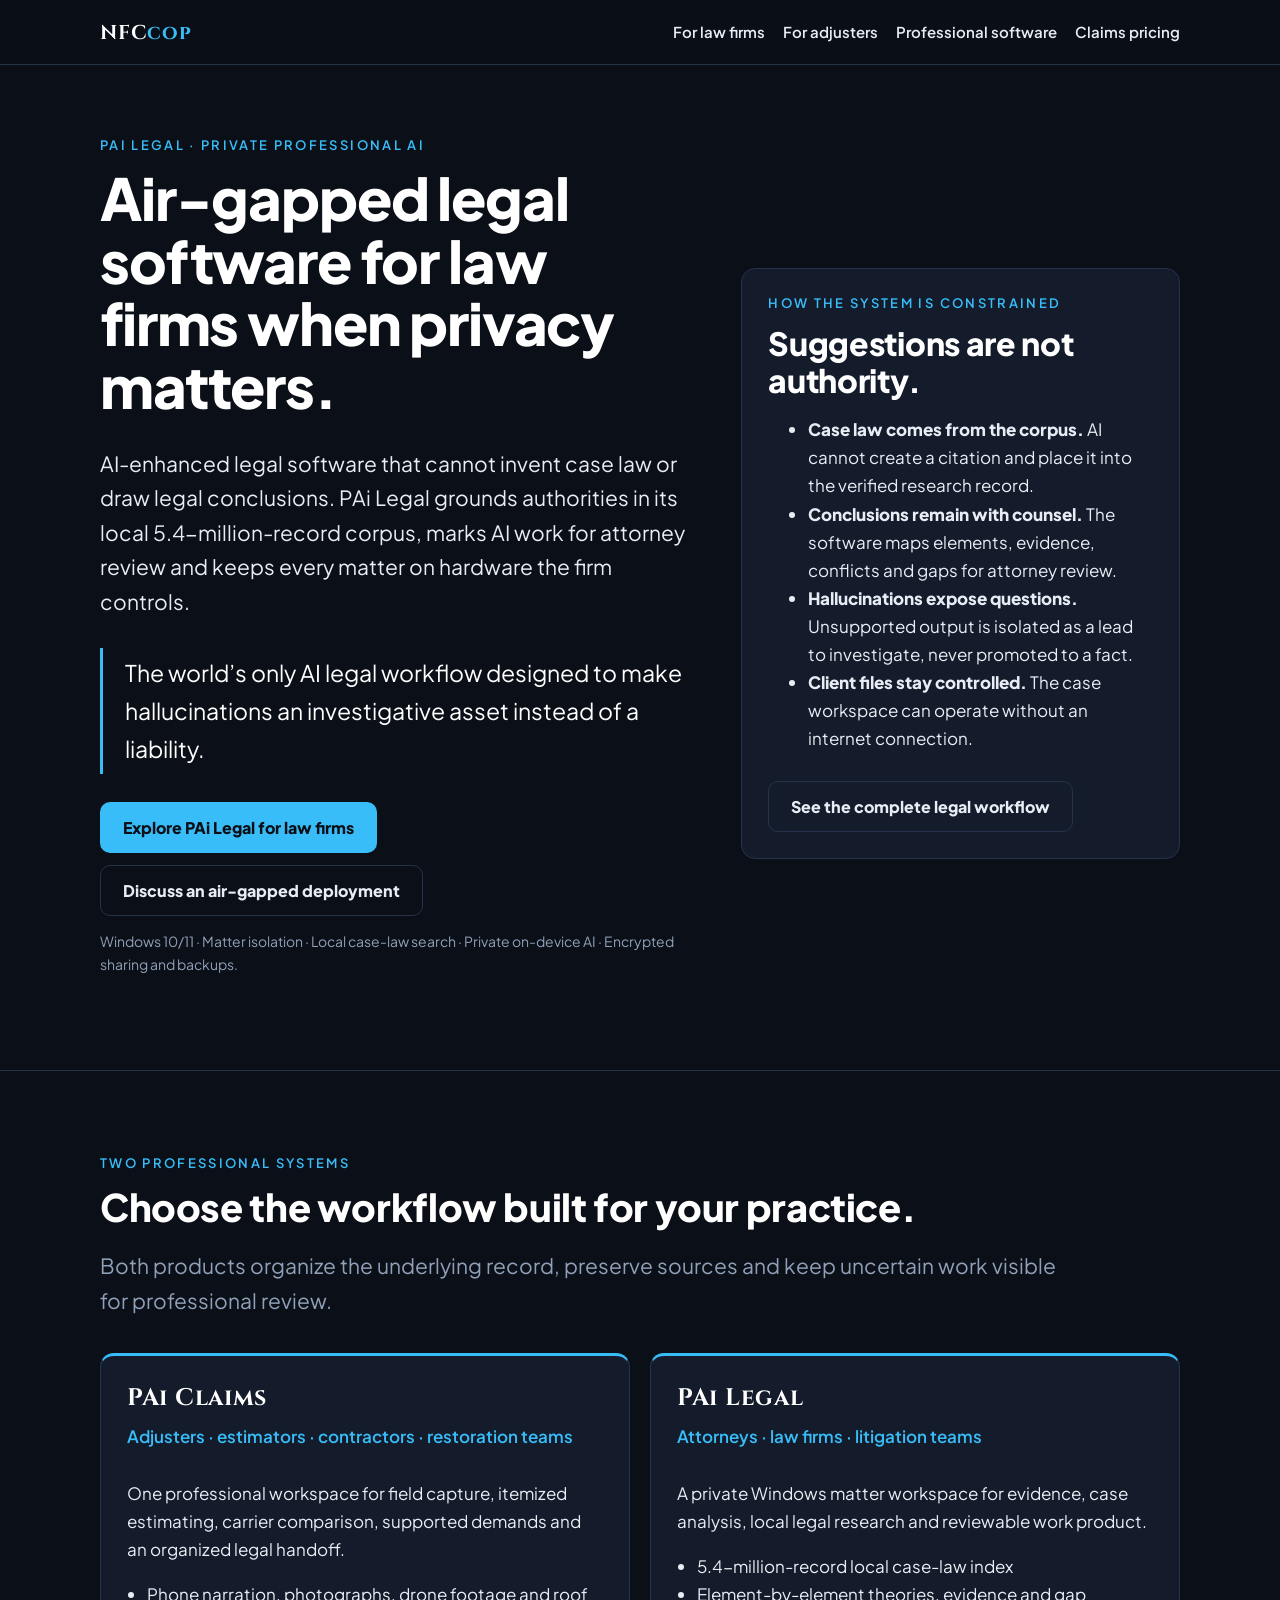
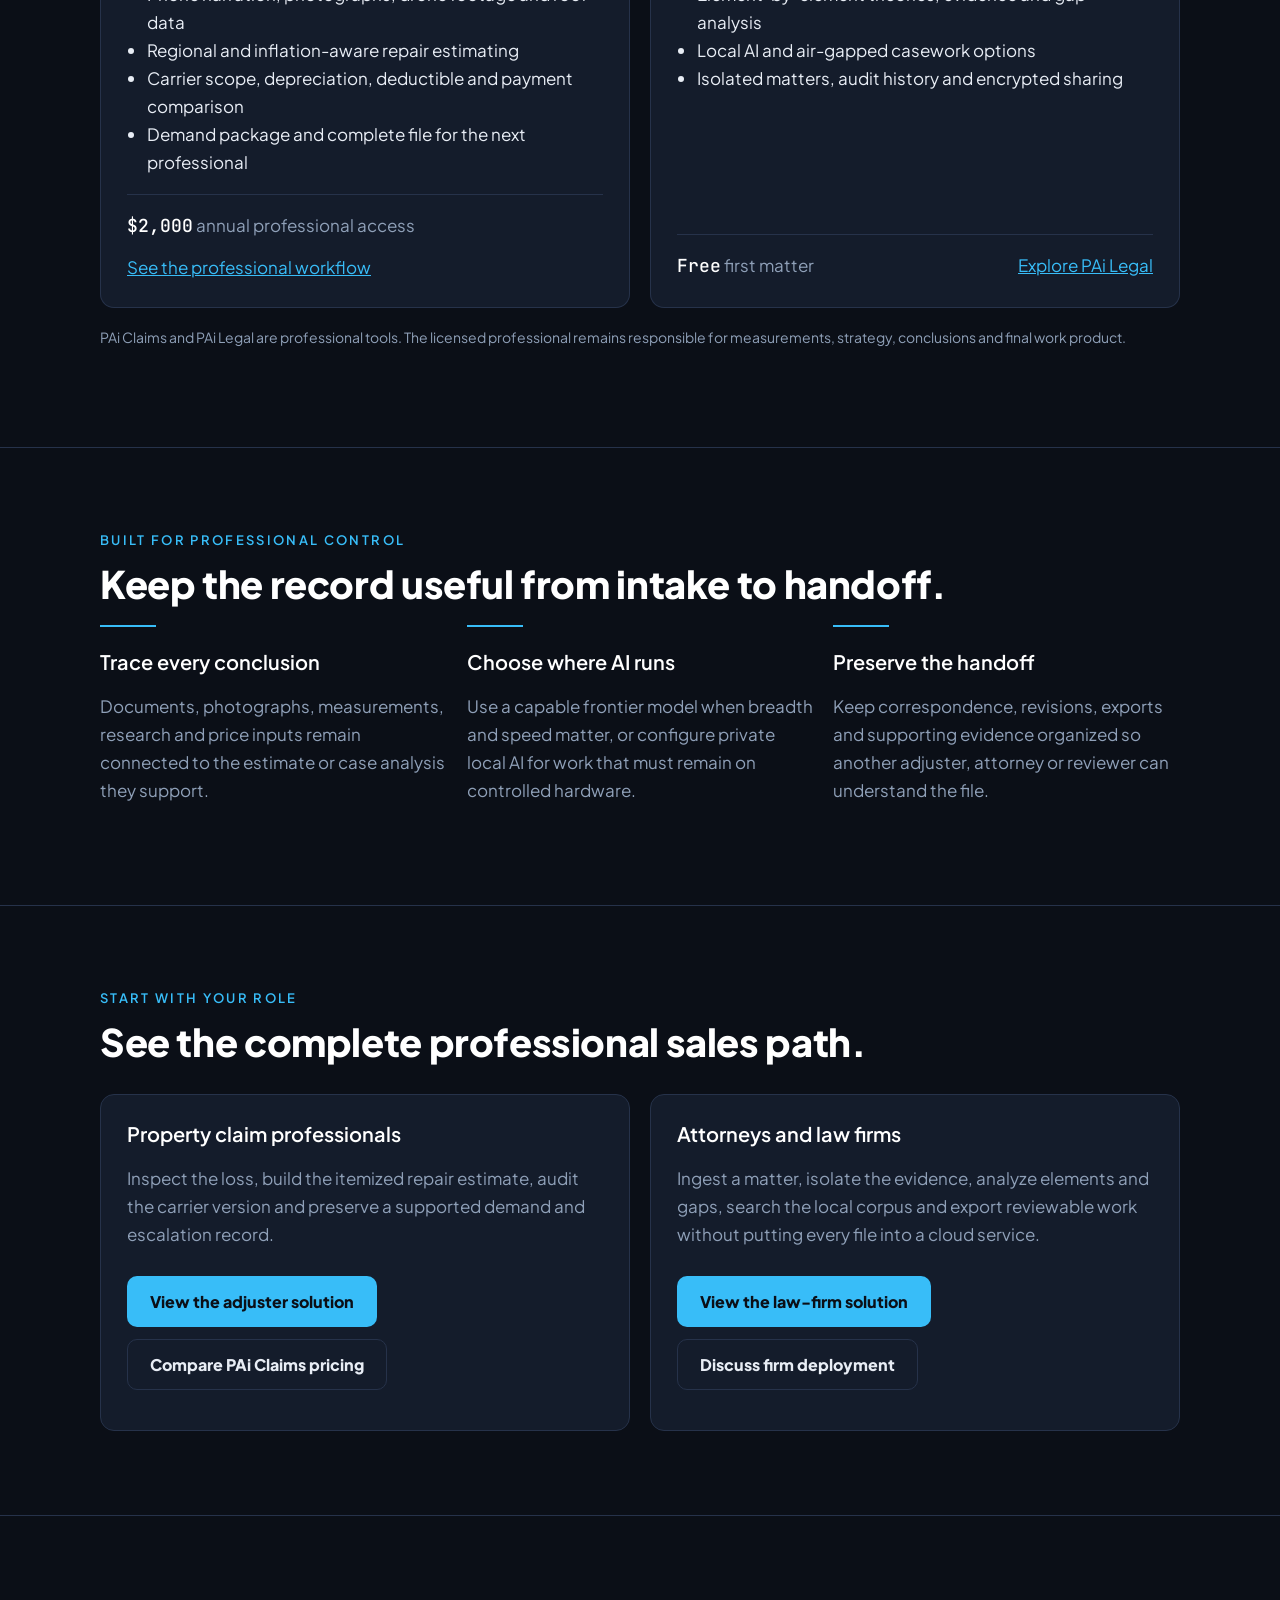
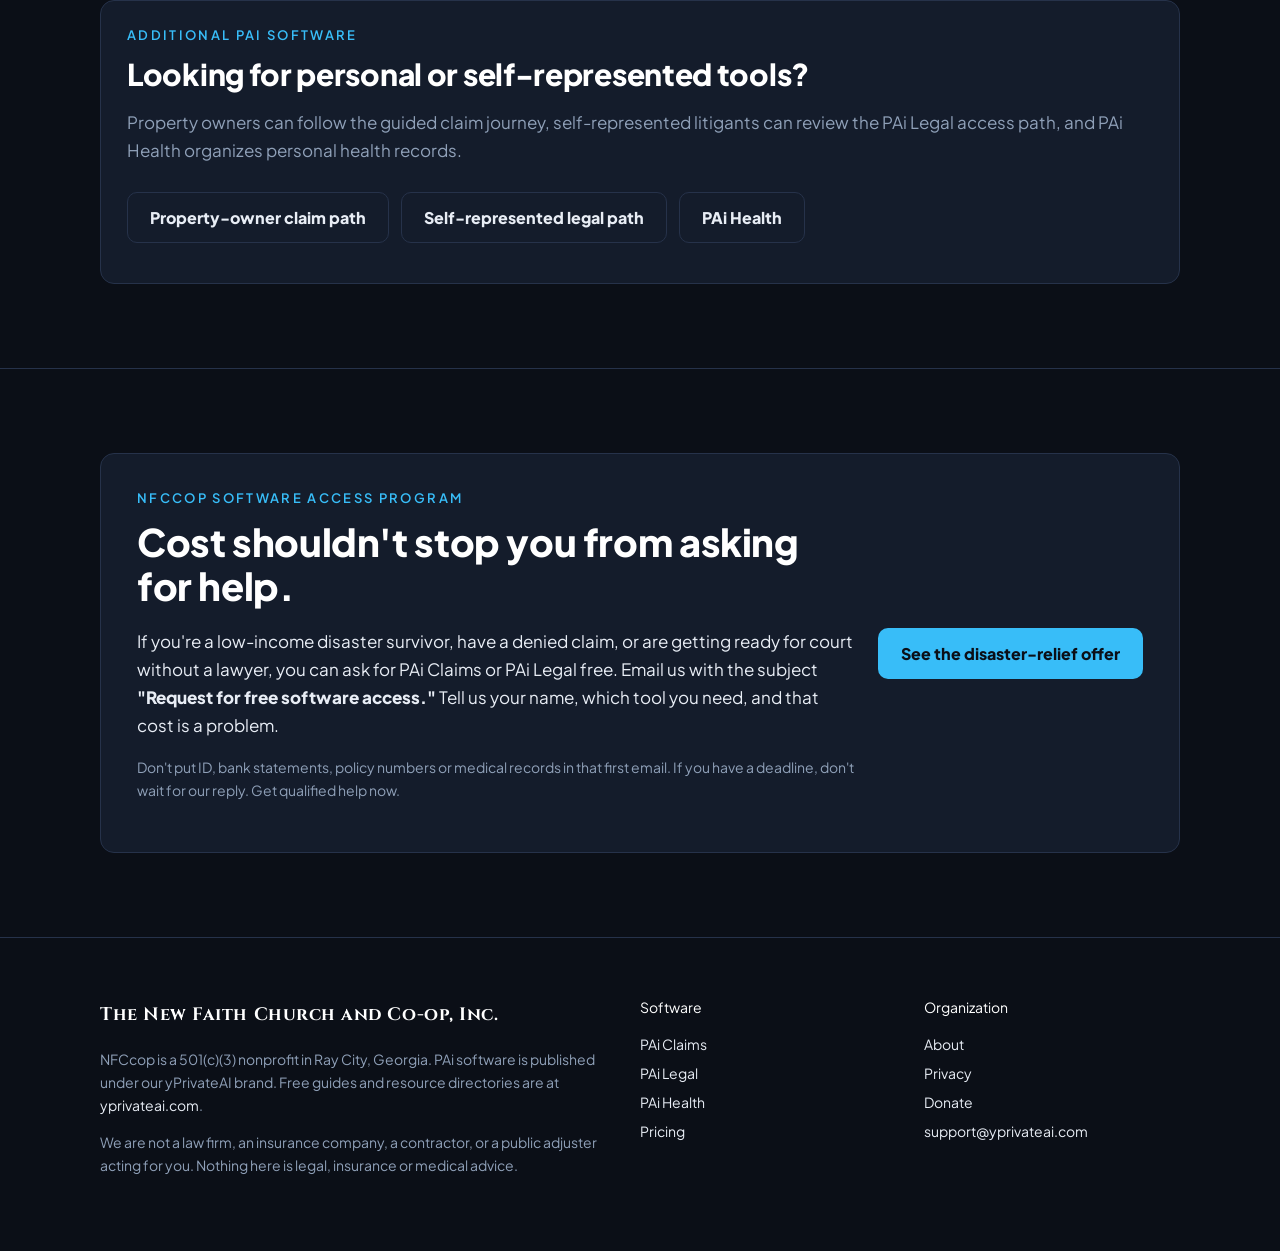
<file: index.html>
<!doctype html>
<html lang="en">
<head>
<meta charset="utf-8">
<meta name="viewport" content="width=device-width,initial-scale=1">
<title>Air-Gapped Legal AI Software for Law Firms | PAi Legal</title>
<meta name="description" content="Air-gapped legal software for law firms when privacy matters. PAi Legal grounds case law in a local corpus and keeps AI suggestions separate from legal conclusions.">
<meta name="robots" content="index,follow,max-image-preview:large">
<link rel="canonical" href="https://nfccop.org/">
<meta property="og:title" content="Air-gapped legal software for law firms when privacy matters">
<meta property="og:description" content="AI-enhanced legal software that cannot invent case law or make legal conclusions. Hallucinations become review signals, not authority.">
<meta property="og:url" content="https://nfccop.org/">
<meta property="og:type" content="website">
<meta property="og:site_name" content="NFCcop">
<meta property="og:image" content="https://nfccop.org/assets/images/pai-claims-my-case-dashboard.webp">
<meta property="og:image:alt" content="PAi Claims My Case software dashboard">
<meta name="twitter:card" content="summary_large_image">
<meta name="twitter:image" content="https://nfccop.org/assets/images/pai-claims-my-case-dashboard.webp">
<meta name="twitter:title" content="Air-gapped legal software for law firms">
<meta name="twitter:description" content="Private legal AI grounded in a local case-law corpus, with suggestions separated from conclusions and authority.">
<style>
/* NFCcop software sales site. Brand: marketing/youtube/brand/brand-guide.md */
@font-face{font-family:"Cinzel";src:url([data-uri]) format("woff2");font-weight:700;font-display:swap}
@font-face{font-family:"Jakarta";src:url([data-uri]) format("woff2");font-weight:400;font-display:swap}
@font-face{font-family:"Jakarta";src:url([data-uri]) format("woff2");font-weight:600;font-display:swap}
@font-face{font-family:"Jakarta";src:url([data-uri]) format("woff2");font-weight:800;font-display:swap}
@font-face{font-family:"JBMono";src:url([data-uri]) format("woff2");font-weight:500;font-display:swap}

:root{
  --ink:#0B0F17;--panel:#141C2B;--panel-2:#1B2538;--line:#26324A;
  --signal:#38BDF8;--signal-dim:#0EA5E9;--paper:#E8EDF5;--muted:#8FA0B8;
  --caution:#F59E0B;--white:#FFFFFF;
  --serif:"Cinzel",Georgia,serif;--sans:"Jakarta",system-ui,Arial,sans-serif;--mono:"JBMono",ui-monospace,Consolas,monospace;
  --max:1120px;--r:14px;
}
*{box-sizing:border-box}
html{scroll-behavior:smooth}
body{margin:0;background:var(--ink);color:var(--paper);font:400 17px/1.65 var(--sans);-webkit-font-smoothing:antialiased}
a{color:var(--signal)}
a:hover{color:var(--white)}
img{max-width:100%}
.home-photo{margin:34px 0 0;overflow:hidden;border:1px solid var(--line);border-radius:var(--r);background:var(--panel)}.home-photo img{display:block;width:100%;height:auto;aspect-ratio:16/10;object-fit:cover}.home-photo figcaption{padding:14px 18px;color:var(--muted);font-size:14px}
.wrap{max-width:var(--max);margin:0 auto;padding:0 20px}
.skip{position:absolute;left:-999px}.skip:focus{left:16px;top:16px;background:var(--white);color:var(--ink);padding:8px 12px;z-index:9}

/* header */
.top{position:sticky;top:0;z-index:5;background:rgba(11,15,23,.92);backdrop-filter:blur(8px);border-bottom:1px solid var(--line)}
.top .wrap{display:flex;align-items:center;gap:20px;min-height:64px}
.brand{font:700 20px var(--serif);color:var(--white);text-decoration:none;letter-spacing:.04em;margin-right:auto}
.brand span{color:var(--signal)}
.nav{display:flex;gap:18px;flex-wrap:wrap}
.nav a{color:var(--paper);text-decoration:none;font-weight:600;font-size:15px}
.nav a:hover,.nav a[aria-current]{color:var(--signal)}
@media (max-width:720px){.nav .hide-sm{display:none}}

/* type */
h1,h2,h3{color:var(--white);line-height:1.15;margin:0 0 .5em}
h1{font:800 clamp(34px,5.4vw,58px)/1.08 var(--sans);letter-spacing:-.02em}
h2{font:800 clamp(26px,3.4vw,38px)/1.15 var(--sans);letter-spacing:-.01em}
h3{font:600 20px/1.3 var(--sans)}
.over{font:600 13px var(--sans);letter-spacing:.18em;text-transform:uppercase;color:var(--signal);margin:0 0 14px}
.lead{font-size:clamp(18px,2vw,21px);color:var(--paper);max-width:46em}
.muted{color:var(--muted)}
.mono,.price{font-family:var(--mono)}
.name{font-family:var(--serif);letter-spacing:.03em}

/* sections */
section{padding:84px 0;border-top:1px solid var(--line)}
section.hero{border-top:0;padding:72px 0 80px}
.grid{display:grid;gap:20px}
.g2{grid-template-columns:repeat(auto-fit,minmax(300px,1fr))}
.g3{grid-template-columns:repeat(auto-fit,minmax(260px,1fr))}
.card{background:var(--panel);border:1px solid var(--line);border-radius:var(--r);padding:26px}
.card.feature{border-top:3px solid var(--signal)}
.card p:last-child{margin-bottom:0}
.rule{width:56px;height:2px;background:var(--signal);border:0;margin:0 0 22px}

/* buttons */
.ctas{display:flex;gap:12px;flex-wrap:wrap;margin:28px 0 14px}
.btn{display:inline-flex;align-items:center;gap:8px;padding:14px 22px;border-radius:10px;font:700 16px var(--sans);text-decoration:none;border:1px solid transparent;cursor:pointer}
.btn-primary{background:var(--signal);color:var(--ink)}
.btn-primary:hover{background:var(--white);color:var(--ink)}
.btn-ghost{border-color:var(--line);color:var(--paper);background:transparent}
.btn-ghost:hover{border-color:var(--signal);color:var(--white)}
.fine{font-size:14px;color:var(--muted)}

/* hero */
.hero-grid{display:grid;grid-template-columns:1.15fr .85fr;gap:48px;align-items:center}
@media (max-width:900px){.hero-grid{grid-template-columns:1fr}}
.doc{background:var(--panel);border:1px solid var(--line);border-radius:var(--r);padding:22px;font-size:14px}
.doc-h{display:flex;justify-content:space-between;color:var(--muted);font:500 12px var(--mono);text-transform:uppercase;letter-spacing:.08em;margin-bottom:14px}
.doc table{width:100%;border-collapse:collapse}
.doc td{padding:9px 0;border-bottom:1px solid var(--line);vertical-align:top}
.doc td:last-child{text-align:right;font-family:var(--mono);white-space:nowrap;padding-left:10px}
.doc tr.add td{color:var(--signal)}
.doc tr.tot td{border-bottom:0;font-weight:700;color:var(--white);padding-top:14px}
.tag{display:inline-block;font:600 11px var(--sans);letter-spacing:.1em;text-transform:uppercase;padding:3px 8px;border-radius:999px;border:1px solid currentColor}
.tag.caution{color:var(--caution)}
.tag.sig{color:var(--signal)}

/* product cards */
.prod{display:flex;flex-direction:column}
.prod h3{font:700 24px var(--serif);letter-spacing:.03em}
.prod .for{color:var(--signal);font-weight:600;margin:-4px 0 12px}
.prod ul{padding-left:20px;margin:0 0 18px}
.prod .foot{margin-top:auto;display:flex;align-items:baseline;justify-content:space-between;gap:12px;flex-wrap:wrap;padding-top:16px;border-top:1px solid var(--line)}
.prod .foot .price{color:var(--white);font-size:18px}

/* steps */
.steps{counter-reset:s;list-style:none;padding:0;margin:0;display:grid;gap:14px;grid-template-columns:repeat(auto-fit,minmax(min(300px,100%),1fr))}
.steps li{background:var(--panel);border:1px solid var(--line);border-radius:var(--r);padding:22px 22px 22px 66px;position:relative}
.steps li::before{counter-increment:s;content:counter(s);position:absolute;left:20px;top:20px;width:32px;height:32px;border-radius:50%;border:1px solid var(--signal);color:var(--signal);font:500 15px/30px var(--mono);text-align:center}
.steps b{color:var(--white);display:block}

/* pricing */
.plans{display:grid;gap:20px;grid-template-columns:repeat(auto-fit,minmax(250px,1fr))}
.plan{background:var(--panel);border:1px solid var(--line);border-radius:var(--r);padding:28px;display:flex;flex-direction:column}
.plan.best{border-color:var(--signal);box-shadow:0 0 0 1px var(--signal) inset}
.plan .amt{font:500 46px/1 var(--mono);color:var(--white);margin:10px 0 4px}
.plan .per{color:var(--muted);font-size:15px;margin-bottom:18px}
.plan ul{padding-left:20px;margin:0 0 22px}
.plan .btn{margin-top:auto;justify-content:center}
table.cmp{width:100%;border-collapse:collapse;font-size:15px}
table.cmp th,table.cmp td{padding:12px 10px;border-bottom:1px solid var(--line);text-align:left;vertical-align:top}
table.cmp th{color:var(--white)}
table.cmp td.y{color:var(--signal);font-family:var(--mono)}
.scroll-x{overflow-x:auto}

/* honesty box */
.limits{border-left:3px solid var(--caution);background:var(--panel);padding:22px 24px;border-radius:0 var(--r) var(--r) 0}
.limits h3{color:var(--caution)}
.limits ul{margin:0;padding-left:20px}

/* two-voice comparison (PAi Legal) */
.voices{display:grid;grid-template-columns:1fr 1fr;gap:0;border:1px solid var(--line);border-radius:var(--r);overflow:hidden}
.voices > div{padding:22px}
.voices > div + div{border-left:1px solid var(--line);background:var(--panel-2)}
.voices h4{margin:0 0 12px;font:600 12px var(--mono);letter-spacing:.1em;text-transform:uppercase;color:var(--muted)}
.voices ul{list-style:none;padding:0;margin:0}
.voices li{padding:9px 0;border-bottom:1px solid var(--line);font-size:15px}
.voices li:last-child{border-bottom:0}
@media (max-width:640px){.voices{grid-template-columns:1fr}.voices > div + div{border-left:0;border-top:1px solid var(--line)}}

/* trust lock ladder */
.locks{display:grid;gap:12px}
.lock{display:grid;grid-template-columns:96px 1fr;gap:18px;align-items:start;background:var(--panel);border:1px solid var(--line);border-radius:12px;padding:18px 20px}
.lock .sym{font:500 18px var(--mono);color:var(--signal);white-space:nowrap}
.lock b{color:var(--white)}
.lock p{margin:4px 0 0;color:var(--muted);font-size:15px}
@media (max-width:520px){.lock{grid-template-columns:1fr;gap:6px}}

/* stat row */
.stats{display:grid;grid-template-columns:repeat(auto-fit,minmax(min(220px,100%),1fr));gap:0;border:1px solid var(--line);border-radius:var(--r);overflow:hidden;margin-top:44px}
.stat{padding:24px;background:var(--panel)}
.stat + .stat{border-left:1px solid var(--line)}
.stat .n{font:500 clamp(30px,3.6vw,42px)/1 var(--mono);color:var(--white)}
.stat .l{color:var(--muted);font-size:15px;margin-top:8px}
@media (max-width:700px){.stat + .stat{border-left:0;border-top:1px solid var(--line)}}

/* server diagram */
.rack{background:var(--panel);border:1px solid var(--line);border-radius:var(--r);padding:22px}
.rack .edge{border:1px dashed var(--caution);border-radius:12px;padding:16px;position:relative}
.rack .edge-l{position:absolute;top:-10px;left:14px;background:var(--panel);padding:0 8px;font:600 11px var(--mono);letter-spacing:.1em;text-transform:uppercase;color:var(--caution)}
.rack .unit{display:flex;justify-content:space-between;gap:12px;border:1px solid var(--line);background:var(--ink);border-radius:8px;padding:11px 14px;margin-top:10px;font-size:15px}
.rack .unit span:last-child{font-family:var(--mono);color:var(--signal);white-space:nowrap}
.rack .ws{display:grid;grid-template-columns:repeat(3,1fr);gap:8px;margin-top:14px}
.rack .ws div{border:1px solid var(--line);border-radius:8px;padding:8px;text-align:center;font-size:13px;color:var(--muted)}
.rack .off{margin-top:14px;text-align:center;font:500 13px var(--mono);color:var(--muted)}

/* quote callout */
.callout{border-left:3px solid var(--signal);padding:6px 0 6px 22px;font-size:clamp(19px,2.2vw,23px);color:var(--white);margin:28px 0;max-width:40em}

/* faq */
details{background:var(--panel);border:1px solid var(--line);border-radius:12px;padding:16px 20px;margin-bottom:10px}
summary{cursor:pointer;font-weight:600;color:var(--white)}
details p{margin:12px 0 0}

/* band */
.band{background:var(--panel);border:1px solid var(--line);border-radius:var(--r);padding:36px;display:grid;grid-template-columns:1fr auto;gap:24px;align-items:center}
@media (max-width:760px){.band{grid-template-columns:1fr;padding:26px}}

/* footer */
footer{border-top:1px solid var(--line);padding:44px 0 60px;color:var(--muted);font-size:14px}
footer .cols{display:grid;gap:28px;grid-template-columns:2fr 1fr 1fr}
@media (max-width:720px){footer .cols{grid-template-columns:1fr}}
footer a{color:var(--paper);text-decoration:none}footer a:hover{color:var(--signal)}
footer ul{list-style:none;padding:0;margin:0}footer li{margin:6px 0}

</style>
<script type="application/ld+json">
{"@context":"https://schema.org","@type":"NGO","name":"The New Faith Church and Co-op, Inc.","alternateName":"NFCcop","url":"https://nfccop.org/","email":"support@yprivateai.com","address":{"@type":"PostalAddress","addressLocality":"Ray City","addressRegion":"GA","addressCountry":"US"},"nonprofitStatus":"Nonprofit501c3"}
</script>
<script type="application/ld+json">
{"@context":"https://schema.org","@type":"ItemList","name":"Professional PAi software","itemListElement":[{"@type":"ListItem","position":1,"item":{"@type":"SoftwareApplication","name":"PAi Claims","applicationCategory":"BusinessApplication","operatingSystem":"Windows 10, Windows 11","url":"https://nfccop.org/pai-claims.html","description":"Professional property claim estimating, carrier comparison, documentation and demand preparation software."}},{"@type":"ListItem","position":2,"item":{"@type":"SoftwareApplication","name":"PAi Legal","applicationCategory":"BusinessApplication","operatingSystem":"Windows 10, Windows 11","url":"https://nfccop.org/pai-legal.html","description":"Private legal matter software with local case-law research, evidence analysis and encrypted matter workflows."}}]}
</script>
</head>
<body>
<a class="skip" href="#main">Skip to content</a>
<header class="top"><div class="wrap">
  <a class="brand" href="./">NFC<span>cop</span></a>
  <nav class="nav" aria-label="Main">
    <a href="pai-legal.html">For law firms</a>
    <a href="professional-solution.html" class="hide-sm">For adjusters</a>
    <a href="#tools" class="hide-sm">Professional software</a>
    <a href="pai-claims.html#pricing">Claims pricing</a>
  </nav>
</div></header>

<main id="main">
<section class="hero"><div class="wrap hero-grid">
  <div>
    <p class="over">PAi Legal · Private professional AI</p>
    <h1>Air-gapped legal software for law firms when privacy matters.</h1>
    <p class="lead">AI-enhanced legal software that cannot invent case law or draw legal conclusions. PAi Legal grounds authorities in its local 5.4-million-record corpus, marks AI work for attorney review and keeps every matter on hardware the firm controls.</p>
    <p class="callout">The world’s only AI legal workflow designed to make hallucinations an investigative asset instead of a liability.</p>
    <div class="ctas">
      <a class="btn btn-primary" href="pai-legal.html">Explore PAi Legal for law firms</a>
      <a class="btn btn-ghost" href="mailto:support@yprivateai.com?subject=PAi%20Legal%20air-gapped%20firm%20deployment">Discuss an air-gapped deployment</a>
    </div>
    <p class="fine">Windows 10/11 · Matter isolation · Local case-law search · Private on-device AI · Encrypted sharing and backups.</p>
  </div>
  <div class="card" aria-label="PAi Legal safeguards"><p class="over">How the system is constrained</p><h2 style="font-size:32px">Suggestions are not authority.</h2><ul><li><b>Case law comes from the corpus.</b> AI cannot create a citation and place it into the verified research record.</li><li><b>Conclusions remain with counsel.</b> The software maps elements, evidence, conflicts and gaps for attorney review.</li><li><b>Hallucinations expose questions.</b> Unsupported output is isolated as a lead to investigate, never promoted to a fact.</li><li><b>Client files stay controlled.</b> The case workspace can operate without an internet connection.</li></ul><a href="pai-legal.html" class="btn btn-ghost" style="margin-top:12px">See the complete legal workflow</a></div>
</div></section>

<section id="tools"><div class="wrap">
  <p class="over">Two professional systems</p>
  <h2>Choose the workflow built for your practice.</h2>
  <p class="lead muted">Both products organize the underlying record, preserve sources and keep uncertain work visible for professional review.</p>
  <div class="grid g2" style="margin-top:34px">
    <article class="card feature prod">
      <h3>PAi Claims</h3>
      <p class="for">Adjusters · estimators · contractors · restoration teams</p>
      <p>One professional workspace for field capture, itemized estimating, carrier comparison, supported demands and an organized legal handoff.</p>
      <ul>
        <li>Phone narration, photographs, drone footage and roof data</li>
        <li>Regional and inflation-aware repair estimating</li>
        <li>Carrier scope, depreciation, deductible and payment comparison</li>
        <li>Demand package and complete file for the next professional</li>
      </ul>
      <div class="foot"><span><span class="price">$2,000</span> <span class="muted">annual professional access</span></span><a href="professional-solution.html">See the professional workflow</a></div>
    </article>
    <article class="card feature prod">
      <h3>PAi Legal</h3>
      <p class="for">Attorneys · law firms · litigation teams</p>
      <p>A private Windows matter workspace for evidence, case analysis, local legal research and reviewable work product.</p>
      <ul>
        <li>5.4-million-record local case-law index</li>
        <li>Element-by-element theories, evidence and gap analysis</li>
        <li>Local AI and air-gapped casework options</li>
        <li>Isolated matters, audit history and encrypted sharing</li>
      </ul>
      <div class="foot"><span><span class="price">Free</span> <span class="muted">first matter</span></span><a href="pai-legal.html">Explore PAi Legal</a></div>
    </article>
  </div>
  <p class="fine" style="margin-top:18px">PAi Claims and PAi Legal are professional tools. The licensed professional remains responsible for measurements, strategy, conclusions and final work product.</p>
</div></section>

<section><div class="wrap">
  <p class="over">Built for professional control</p>
  <h2>Keep the record useful from intake to handoff.</h2>
  <div class="grid g3">
    <div><hr class="rule"><h3>Trace every conclusion</h3><p class="muted">Documents, photographs, measurements, research and price inputs remain connected to the estimate or case analysis they support.</p></div>
    <div><hr class="rule"><h3>Choose where AI runs</h3><p class="muted">Use a capable frontier model when breadth and speed matter, or configure private local AI for work that must remain on controlled hardware.</p></div>
    <div><hr class="rule"><h3>Preserve the handoff</h3><p class="muted">Keep correspondence, revisions, exports and supporting evidence organized so another adjuster, attorney or reviewer can understand the file.</p></div>
  </div>
</div></section>

<section><div class="wrap">
  <p class="over">Start with your role</p>
  <h2>See the complete professional sales path.</h2>
  <div class="grid g2" style="margin-top:30px">
    <div class="card"><h3>Property claim professionals</h3><p class="muted">Inspect the loss, build the itemized repair estimate, audit the carrier version and preserve a supported demand and escalation record.</p><div class="ctas"><a class="btn btn-primary" href="professional-solution.html">View the adjuster solution</a><a class="btn btn-ghost" href="pai-claims.html#pricing">Compare PAi Claims pricing</a></div></div>
    <div class="card"><h3>Attorneys and law firms</h3><p class="muted">Ingest a matter, isolate the evidence, analyze elements and gaps, search the local corpus and export reviewable work without putting every file into a cloud service.</p><div class="ctas"><a class="btn btn-primary" href="pai-legal.html">View the law-firm solution</a><a class="btn btn-ghost" href="mailto:support@yprivateai.com?subject=PAi%20Legal%20professional%20deployment">Discuss firm deployment</a></div></div>
  </div>
</div></section>

<section><div class="wrap"><div class="card"><p class="over">Additional PAi software</p><h2 style="font-size:30px">Looking for personal or self-represented tools?</h2><p class="muted">Property owners can follow the guided claim journey, self-represented litigants can review the PAi Legal access path, and PAi Health organizes personal health records.</p><div class="ctas"><a class="btn btn-ghost" href="claim-journey.html">Property-owner claim path</a><a class="btn btn-ghost" href="pai-legal-self-represented.html">Self-represented legal path</a><a class="btn btn-ghost" href="https://yprivateai.com/pai-health.html">PAi Health</a></div></div></div></section>

<section id="free-access"><div class="wrap">
  <div class="band">
    <div>
      <p class="over">NFCcop software access program</p>
      <h2>Cost shouldn't stop you from asking for help.</h2>
      <p>If you're a low-income disaster survivor, have a denied claim, or are getting ready for court without a lawyer, you can ask for PAi Claims or PAi Legal free. Email us with the subject <b>"Request for free software access."</b> Tell us your name, which tool you need, and that cost is a problem.</p>
      <p class="fine">Don't put ID, bank statements, policy numbers or medical records in that first email. If you have a deadline, don't wait for our reply. Get qualified help now.</p>
    </div>
    <a class="btn btn-primary" href="disaster-relief.html">See the disaster-relief offer</a>
  </div>
</div></section>
</main>

<footer><div class="wrap cols">
  <div>
    <p class="name" style="color:var(--white);font-size:18px">The New Faith Church and Co-op, Inc.</p>
    <p>NFCcop is a 501(c)(3) nonprofit in Ray City, Georgia. PAi software is published under our yPrivateAI brand. Free guides and resource directories are at <a href="https://yprivateai.com/">yprivateai.com</a>.</p>
    <p>We are not a law firm, an insurance company, a contractor, or a public adjuster acting for you. Nothing here is legal, insurance or medical advice.</p>
  </div>
  <div><p style="color:var(--white)">Software</p><ul>
    <li><a href="pai-claims.html">PAi Claims</a></li>
    <li><a href="pai-legal.html">PAi Legal</a></li>
    <li><a href="https://yprivateai.com/pai-health.html">PAi Health</a></li>
    <li><a href="pai-claims.html#pricing">Pricing</a></li></ul></div>
  <div><p style="color:var(--white)">Organization</p><ul>
    <li><a href="https://yprivateai.com/about.html">About</a></li>
    <li><a href="https://yprivateai.com/privacy.html">Privacy</a></li>
    <li><a href="https://yprivateai.com/donate.html">Donate</a></li>
    <li><a href="mailto:support@yprivateai.com">support@yprivateai.com</a></li></ul></div>
</div></footer>
</body>
</html>
</file>
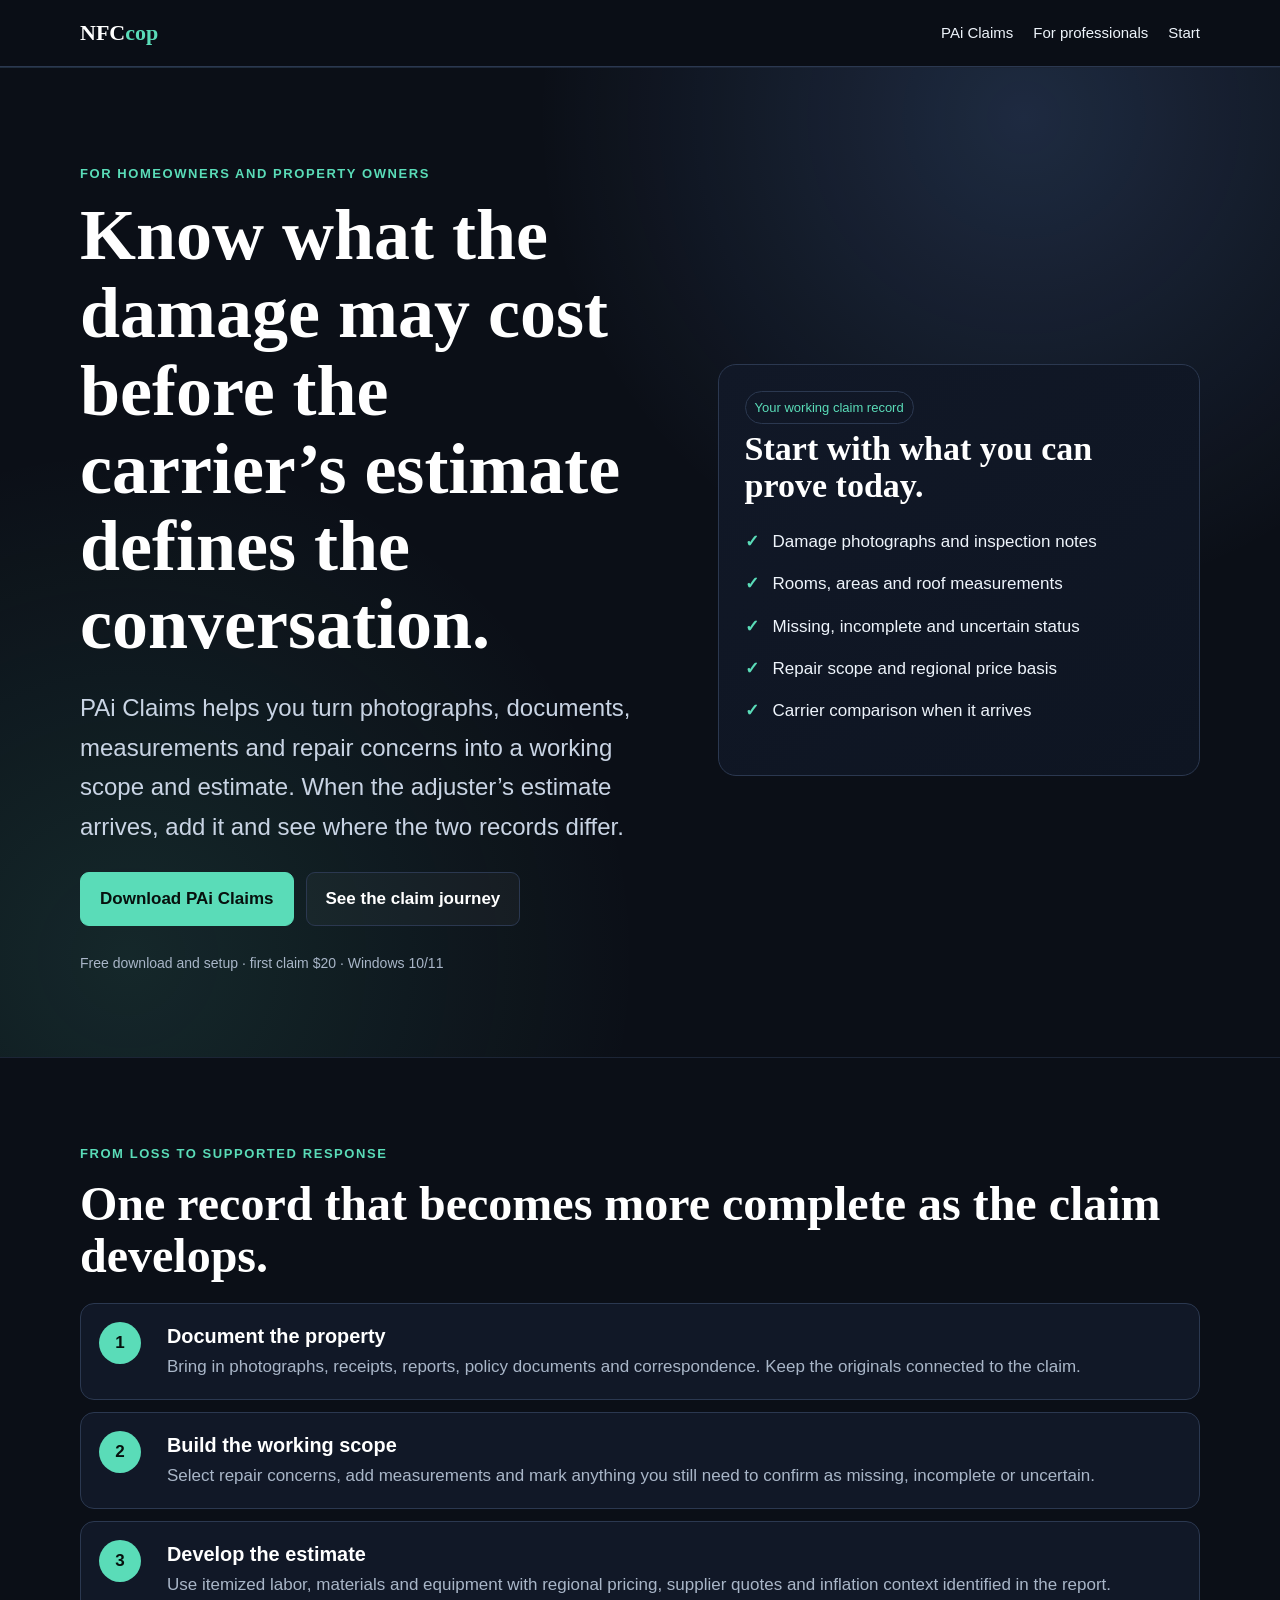
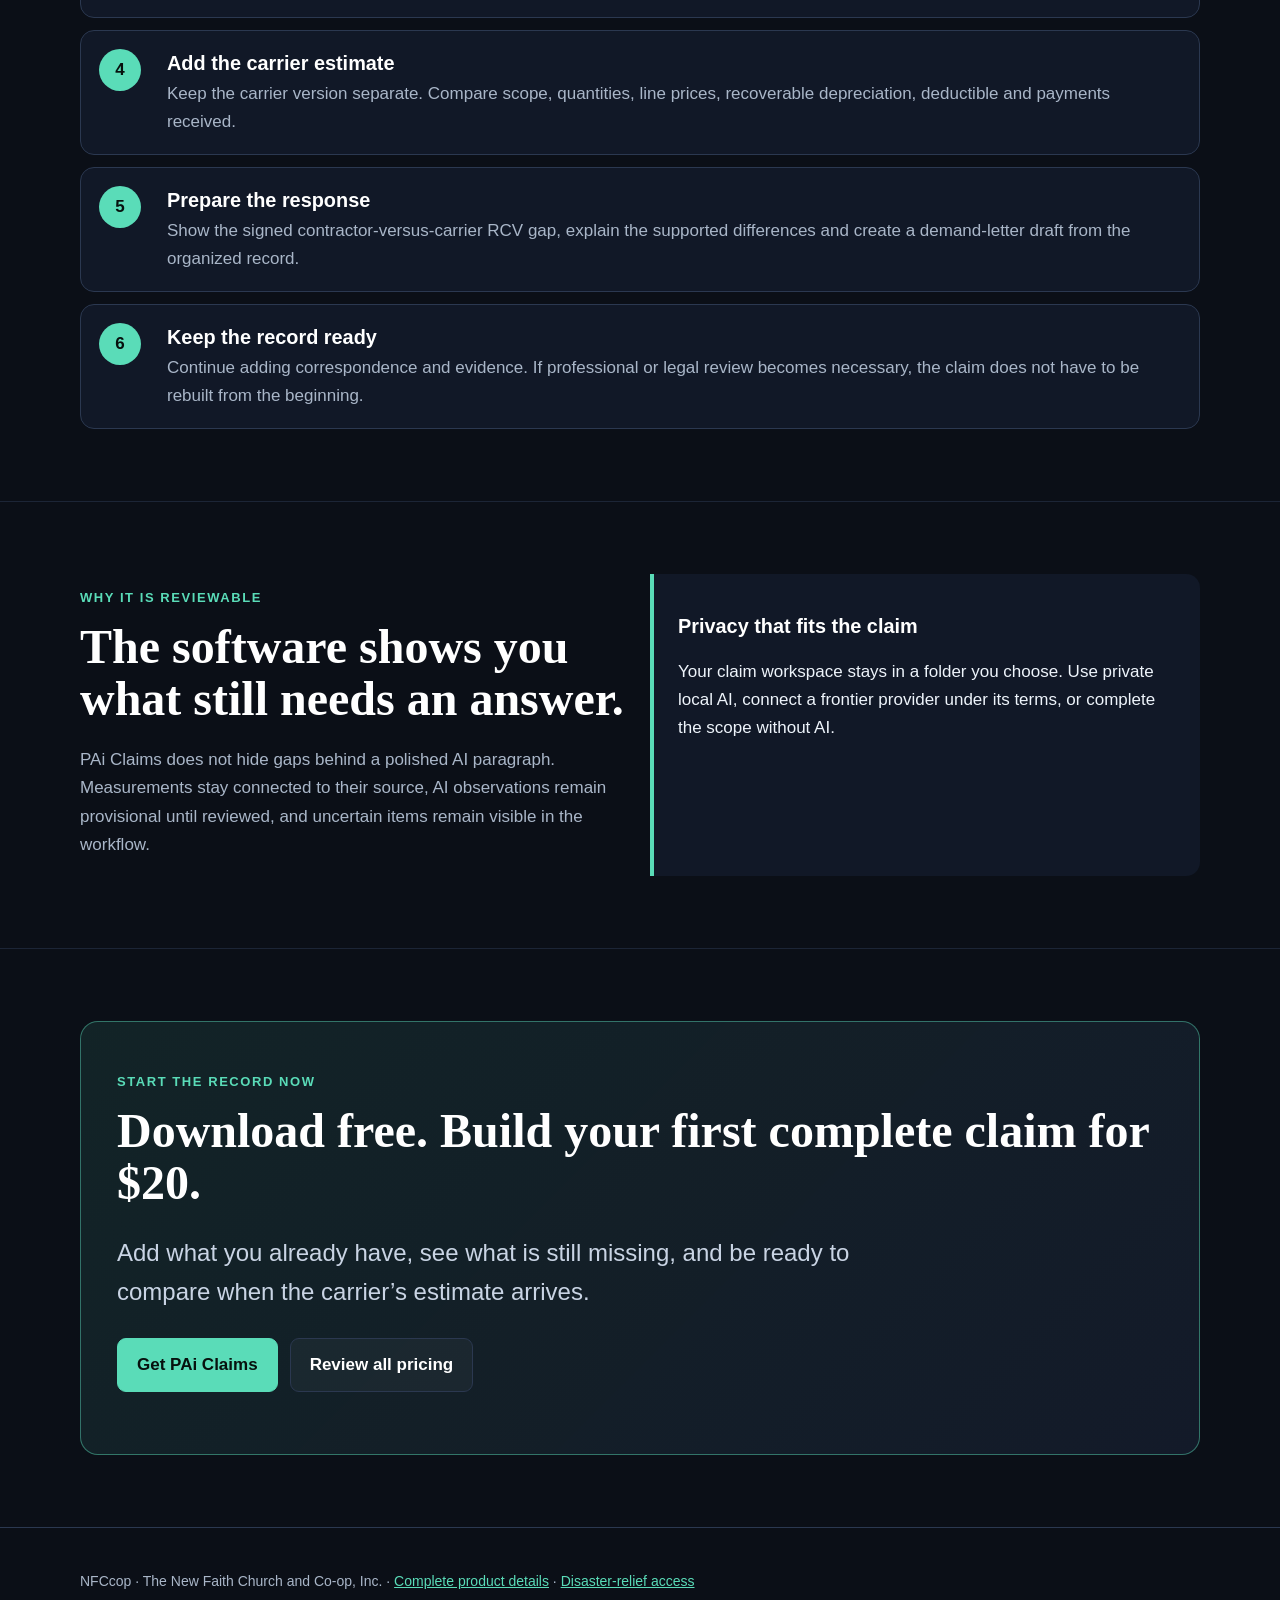
<file: claim-journey.html>
<!doctype html>
<html lang="en"><head><meta charset="utf-8"><meta name="viewport" content="width=device-width,initial-scale=1"><title>Build a Property Claim Before the Adjuster | PAi Claims</title><meta name="description" content="Start a repair scope before the adjuster arrives, compare the carrier estimate, and prepare an evidence-backed response with PAi Claims."><meta name="robots" content="index,follow,max-image-preview:large"><link rel="canonical" href="https://nfccop.org/claim-journey.html"><meta property="og:title" content="Build Your Property Claim Before the Adjuster Arrives"><meta property="og:description" content="Turn photos, documents and measurements into a working repair estimate, then compare it with the carrier estimate."><meta property="og:url" content="https://nfccop.org/claim-journey.html"><meta property="og:type" content="website"><meta property="og:site_name" content="NFCcop"><meta name="twitter:card" content="summary"><meta name="twitter:title" content="Build Your Property Claim Before the Adjuster Arrives"><meta name="twitter:description" content="Build a working repair estimate and compare it with the carrier estimate using PAi Claims."><link rel="stylesheet" href="assets/funnel.css"><script type="application/ld+json">{"@context":"https://schema.org","@type":"WebPage","name":"Property Owner Claim Journey","url":"https://nfccop.org/claim-journey.html","description":"A property-owner workflow for documenting damage, building a repair estimate and comparing a carrier estimate with PAi Claims.","isPartOf":{"@type":"WebSite","name":"NFCcop","url":"https://nfccop.org/"},"about":{"@type":"SoftwareApplication","name":"PAi Claims","operatingSystem":"Windows 10, Windows 11","applicationCategory":"BusinessApplication","url":"https://nfccop.org/pai-claims.html"}}</script></head>
<body><a class="skip" href="#main">Skip to content</a><header class="top"><div class="wrap"><a class="brand" href="./">NFC<span>cop</span></a><nav aria-label="Main"><a href="pai-claims.html">PAi Claims</a><a href="professional-solution.html">For professionals</a><a href="#start">Start</a></nav></div></header>
<main id="main"><section class="hero"><div class="wrap hero-grid"><div><p class="over">For homeowners and property owners</p><h1>Know what the damage may cost before the carrier’s estimate defines the conversation.</h1><p class="lead">PAi Claims helps you turn photographs, documents, measurements and repair concerns into a working scope and estimate. When the adjuster’s estimate arrives, add it and see where the two records differ.</p><div class="ctas"><a class="btn primary" href="https://apps.microsoft.com/detail/9P255VXPD5B4?cid=nfccop-owner-journey-hero">Download PAi Claims</a><a class="btn secondary" href="#journey">See the claim journey</a></div><p class="fine">Free download and setup · first claim $20 · Windows 10/11</p></div><div class="card"><span class="tag">Your working claim record</span><h2 style="font-size:34px">Start with what you can prove today.</h2><ul class="check"><li>Damage photographs and inspection notes</li><li>Rooms, areas and roof measurements</li><li>Missing, incomplete and uncertain status</li><li>Repair scope and regional price basis</li><li>Carrier comparison when it arrives</li></ul></div></div></section>
<section id="journey"><div class="wrap"><p class="over">From loss to supported response</p><h2>One record that becomes more complete as the claim develops.</h2><div class="path"><article><div><h3>Document the property</h3><p>Bring in photographs, receipts, reports, policy documents and correspondence. Keep the originals connected to the claim.</p></div></article><article><div><h3>Build the working scope</h3><p>Select repair concerns, add measurements and mark anything you still need to confirm as missing, incomplete or uncertain.</p></div></article><article><div><h3>Develop the estimate</h3><p>Use itemized labor, materials and equipment with regional pricing, supplier quotes and inflation context identified in the report.</p></div></article><article><div><h3>Add the carrier estimate</h3><p>Keep the carrier version separate. Compare scope, quantities, line prices, recoverable depreciation, deductible and payments received.</p></div></article><article><div><h3>Prepare the response</h3><p>Show the signed contractor-versus-carrier RCV gap, explain the supported differences and create a demand-letter draft from the organized record.</p></div></article><article><div><h3>Keep the record ready</h3><p>Continue adding correspondence and evidence. If professional or legal review becomes necessary, the claim does not have to be rebuilt from the beginning.</p></div></article></div></div></section>
<section><div class="wrap grid g2"><div><p class="over">Why it is reviewable</p><h2>The software shows you what still needs an answer.</h2><p class="muted">PAi Claims does not hide gaps behind a polished AI paragraph. Measurements stay connected to their source, AI observations remain provisional until reviewed, and uncertain items remain visible in the workflow.</p></div><div class="proof"><h3>Privacy that fits the claim</h3><p>Your claim workspace stays in a folder you choose. Use private local AI, connect a frontier provider under its terms, or complete the scope without AI.</p></div></div></section>
<section id="start"><div class="wrap"><div class="band"><p class="over">Start the record now</p><h2>Download free. Build your first complete claim for $20.</h2><p class="lead">Add what you already have, see what is still missing, and be ready to compare when the carrier’s estimate arrives.</p><div class="ctas"><a class="btn primary" href="https://apps.microsoft.com/detail/9P255VXPD5B4?cid=nfccop-owner-journey-footer">Get PAi Claims</a><a class="btn secondary" href="pai-claims.html#pricing">Review all pricing</a></div></div></div></section></main>
<aside class="mobile-buy"><span>First claim $20</span><a class="btn primary" href="https://apps.microsoft.com/detail/9P255VXPD5B4?cid=nfccop-owner-journey-mobile">Get PAi Claims</a></aside><footer><div class="wrap">NFCcop · The New Faith Church and Co-op, Inc. · <a href="pai-claims.html">Complete product details</a> · <a href="disaster-relief.html">Disaster-relief access</a></div></footer></body></html>
</file>
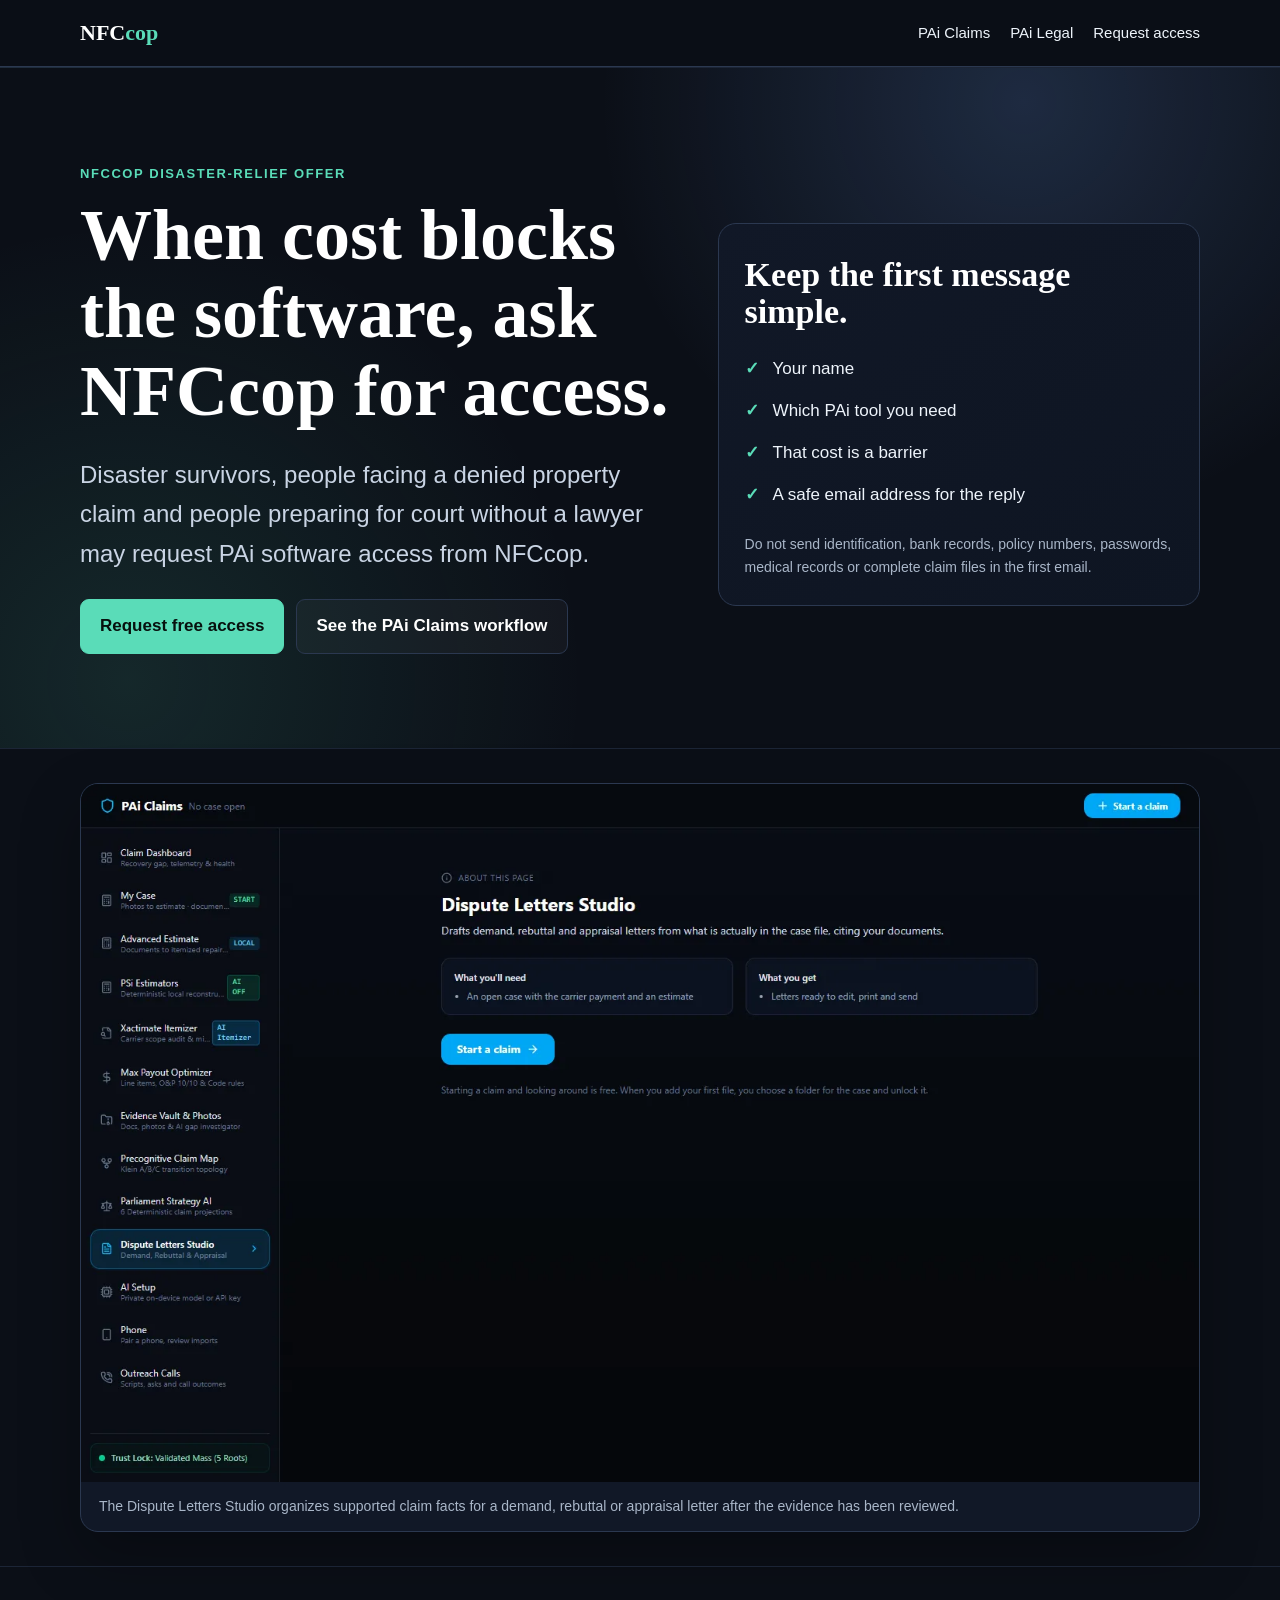
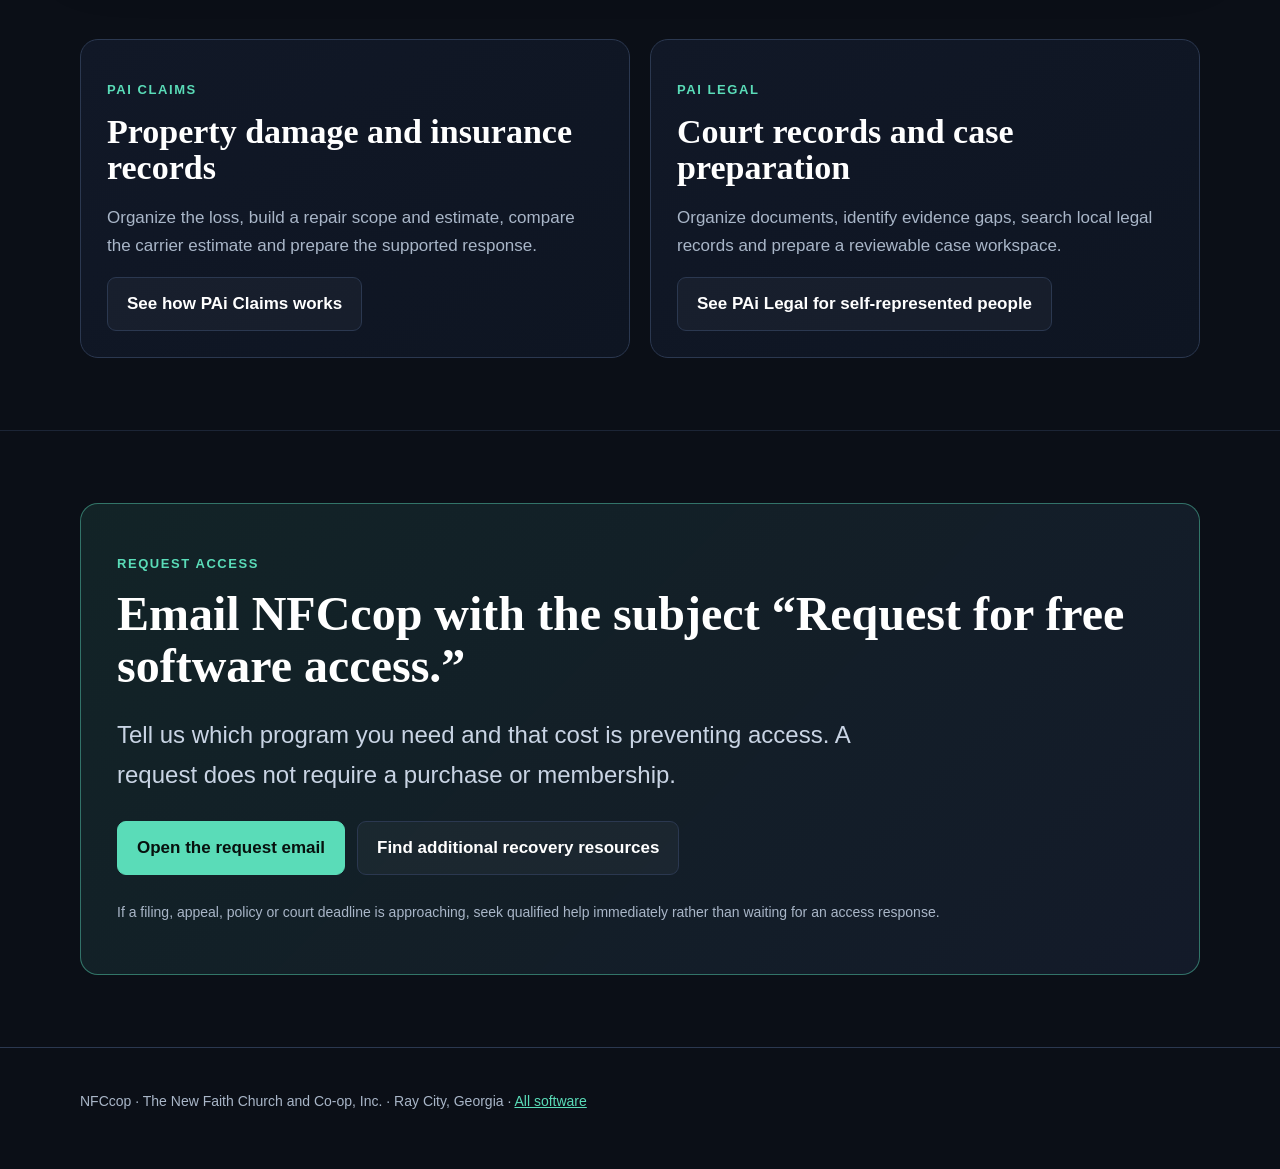
<file: disaster-relief.html>
<!doctype html>
<html lang="en"><head><meta charset="utf-8"><meta name="viewport" content="width=device-width,initial-scale=1"><title>Free PAi Software for Disaster Survivors | NFCcop</title><meta name="description" content="Request free PAi Claims or PAi Legal access from NFCcop when disaster recovery costs make the software unaffordable."><meta name="robots" content="index,follow,max-image-preview:large"><link rel="canonical" href="https://nfccop.org/disaster-relief.html"><meta property="og:title" content="Free PAi Software Access for Disaster Survivors"><meta property="og:description" content="NFCcop offers a free-access path for disaster survivors who cannot afford PAi Claims or PAi Legal."><meta property="og:url" content="https://nfccop.org/disaster-relief.html"><meta property="og:type" content="website"><meta property="og:site_name" content="NFCcop"><meta name="twitter:card" content="summary"><meta name="twitter:title" content="Free PAi Software Access for Disaster Survivors"><meta name="twitter:description" content="Request PAi Claims or PAi Legal access from NFCcop when cost is a barrier."><link rel="stylesheet" href="assets/funnel.css"><script type="application/ld+json">{"@context":"https://schema.org","@type":"WebPage","name":"NFCcop Disaster-Relief Software Access","url":"https://nfccop.org/disaster-relief.html","description":"Information about requesting PAi Claims or PAi Legal access from NFCcop when software cost is a barrier.","isPartOf":{"@type":"WebSite","name":"NFCcop","url":"https://nfccop.org/"},"provider":{"@type":"NGO","name":"The New Faith Church and Co-op, Inc.","alternateName":"NFCcop","url":"https://nfccop.org/"}}</script></head>
<body><a class="skip" href="#main">Skip to content</a><header class="top"><div class="wrap"><a class="brand" href="./">NFC<span>cop</span></a><nav aria-label="Main"><a href="pai-claims.html">PAi Claims</a><a href="pai-legal.html">PAi Legal</a><a href="#request">Request access</a></nav></div></header>
<main id="main"><section class="hero"><div class="wrap hero-grid"><div><p class="over">NFCcop disaster-relief offer</p><h1>When cost blocks the software, ask NFCcop for access.</h1><p class="lead">Disaster survivors, people facing a denied property claim and people preparing for court without a lawyer may request PAi software access from NFCcop.</p><div class="ctas"><a class="btn primary" href="#request">Request free access</a><a class="btn secondary" href="claim-journey.html">See the PAi Claims workflow</a></div></div><div class="card"><h2 style="font-size:34px">Keep the first message simple.</h2><ul class="check"><li>Your name</li><li>Which PAi tool you need</li><li>That cost is a barrier</li><li>A safe email address for the reply</li></ul><p class="fine">Do not send identification, bank records, policy numbers, passwords, medical records or complete claim files in the first email.</p></div></div></section>
<section class="photo-section"><div class="wrap"><figure class="seo-photo"><img src="assets/images/pai-claims-dispute-letters.webp" width="1440" height="900" alt="PAi Claims Dispute Letters Studio for preparing a demand, rebuttal or appraisal letter" loading="lazy" decoding="async"><figcaption>The Dispute Letters Studio organizes supported claim facts for a demand, rebuttal or appraisal letter after the evidence has been reviewed.</figcaption></figure></div></section>
<section><div class="wrap grid g2"><div class="card"><p class="over">PAi Claims</p><h2 style="font-size:34px">Property damage and insurance records</h2><p class="muted">Organize the loss, build a repair scope and estimate, compare the carrier estimate and prepare the supported response.</p><a class="btn secondary" href="claim-journey.html">See how PAi Claims works</a></div><div class="card"><p class="over">PAi Legal</p><h2 style="font-size:34px">Court records and case preparation</h2><p class="muted">Organize documents, identify evidence gaps, search local legal records and prepare a reviewable case workspace.</p><a class="btn secondary" href="pai-legal-self-represented.html">See PAi Legal for self-represented people</a></div></div></section>
<section id="request"><div class="wrap"><div class="band"><p class="over">Request access</p><h2>Email NFCcop with the subject “Request for free software access.”</h2><p class="lead">Tell us which program you need and that cost is preventing access. A request does not require a purchase or membership.</p><div class="ctas"><a class="btn primary" href="mailto:support@yprivateai.com?subject=Request%20for%20free%20software%20access">Open the request email</a><a class="btn secondary" href="https://yprivateai.com/get-help.html">Find additional recovery resources</a></div><p class="fine">If a filing, appeal, policy or court deadline is approaching, seek qualified help immediately rather than waiting for an access response.</p></div></div></section></main>
<footer><div class="wrap">NFCcop · The New Faith Church and Co-op, Inc. · Ray City, Georgia · <a href="./">All software</a></div></footer></body></html>
</file>
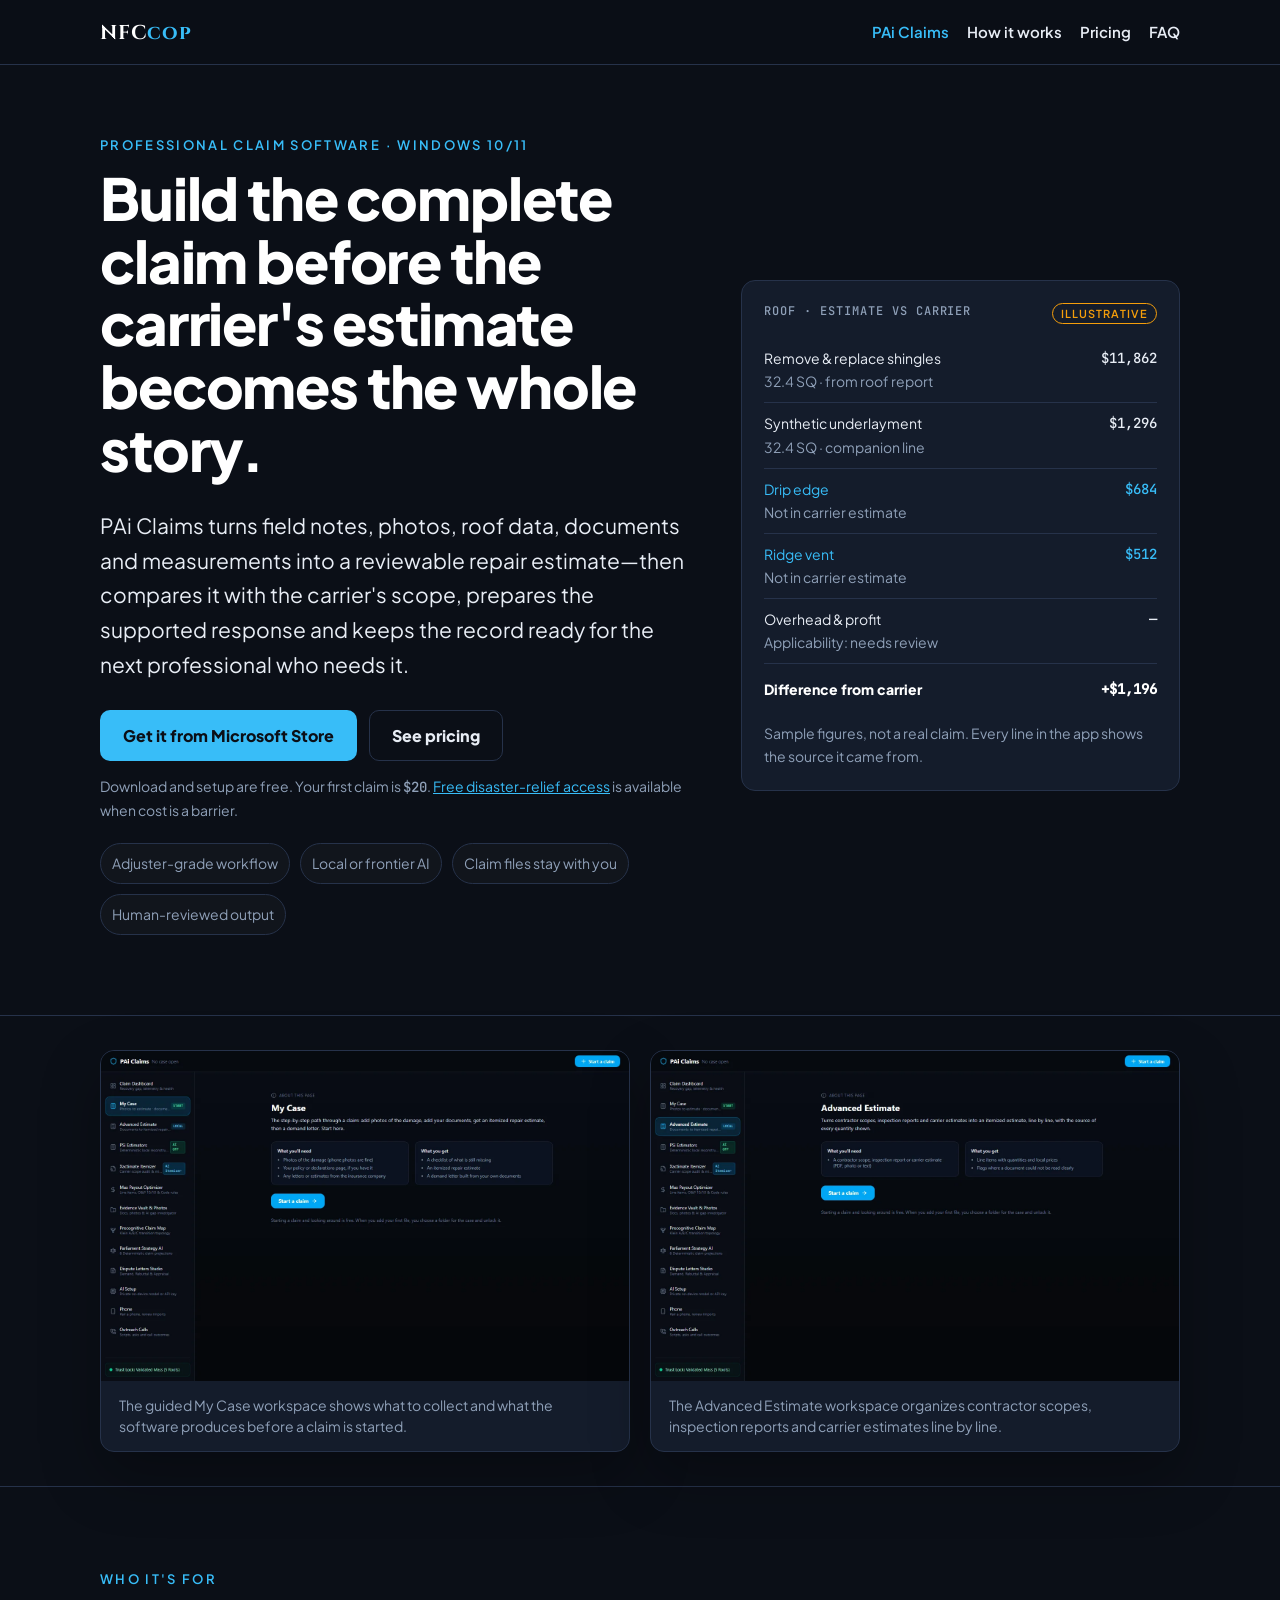
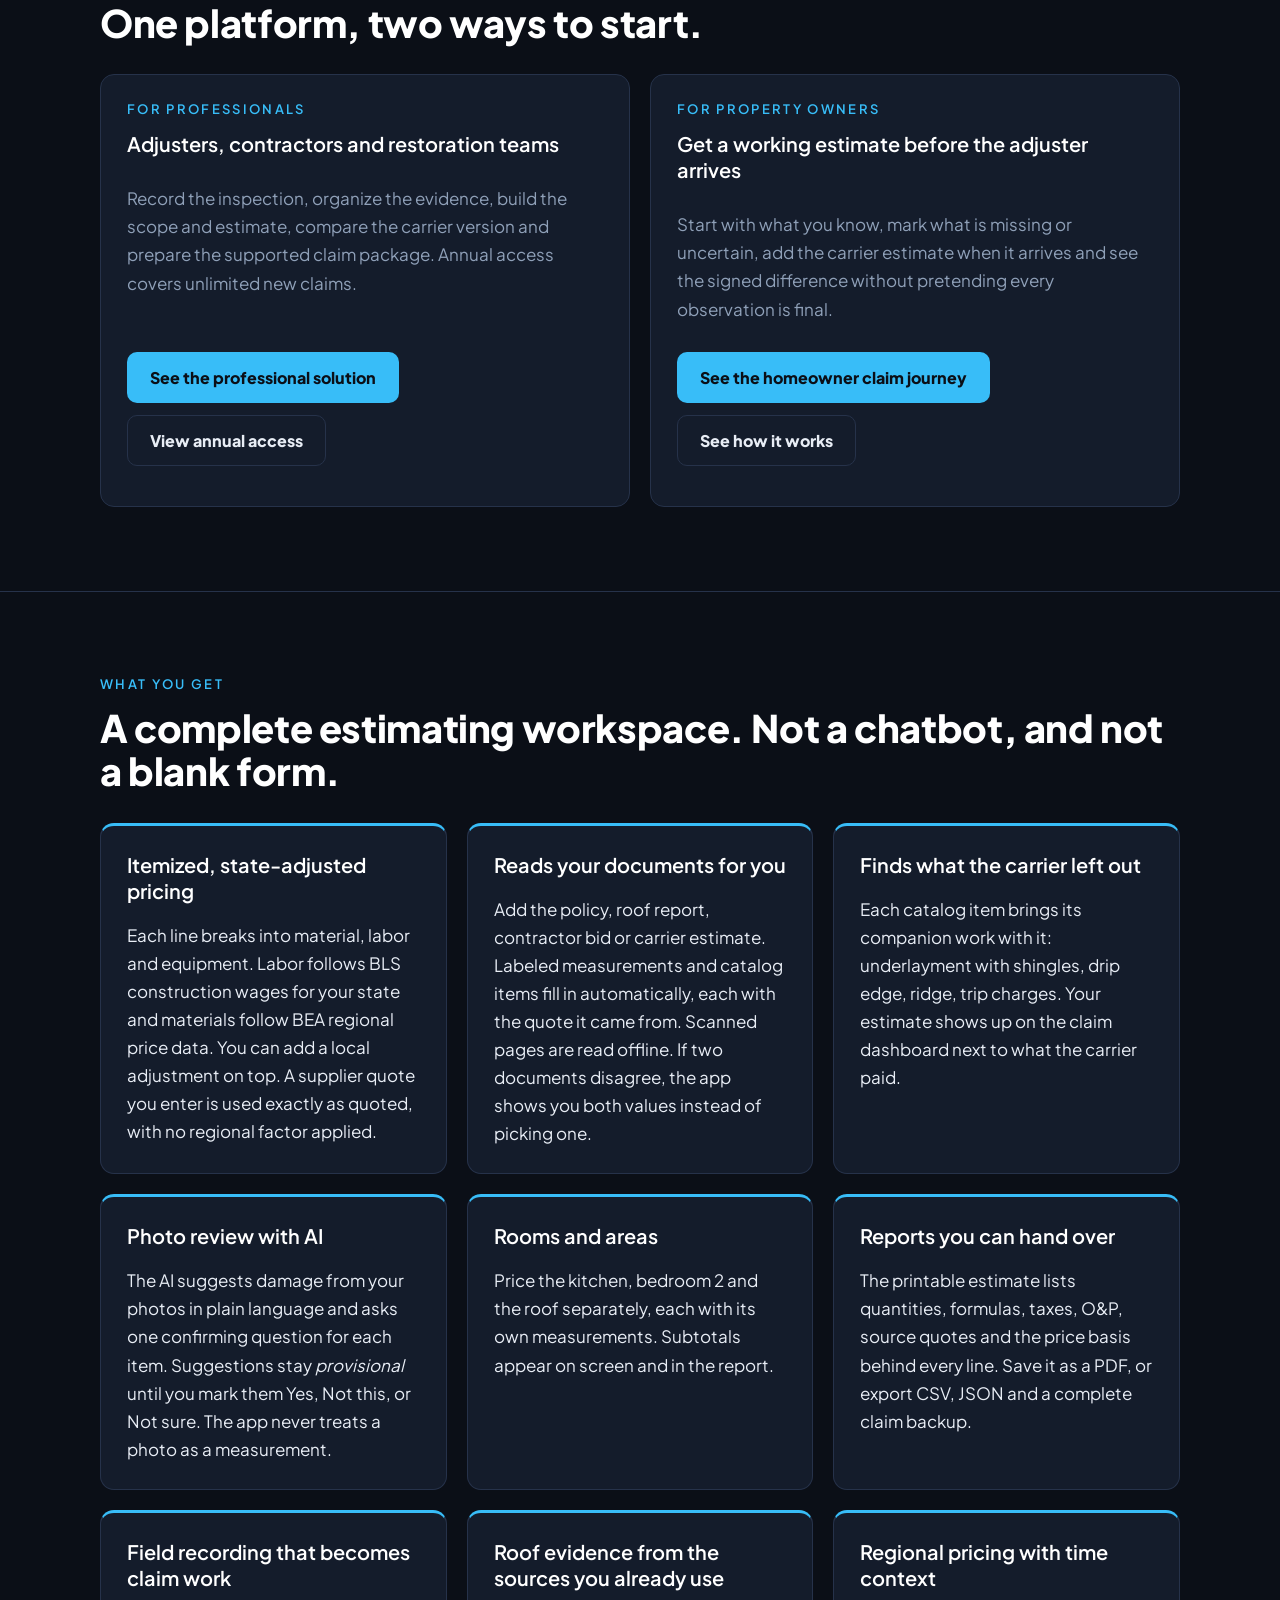
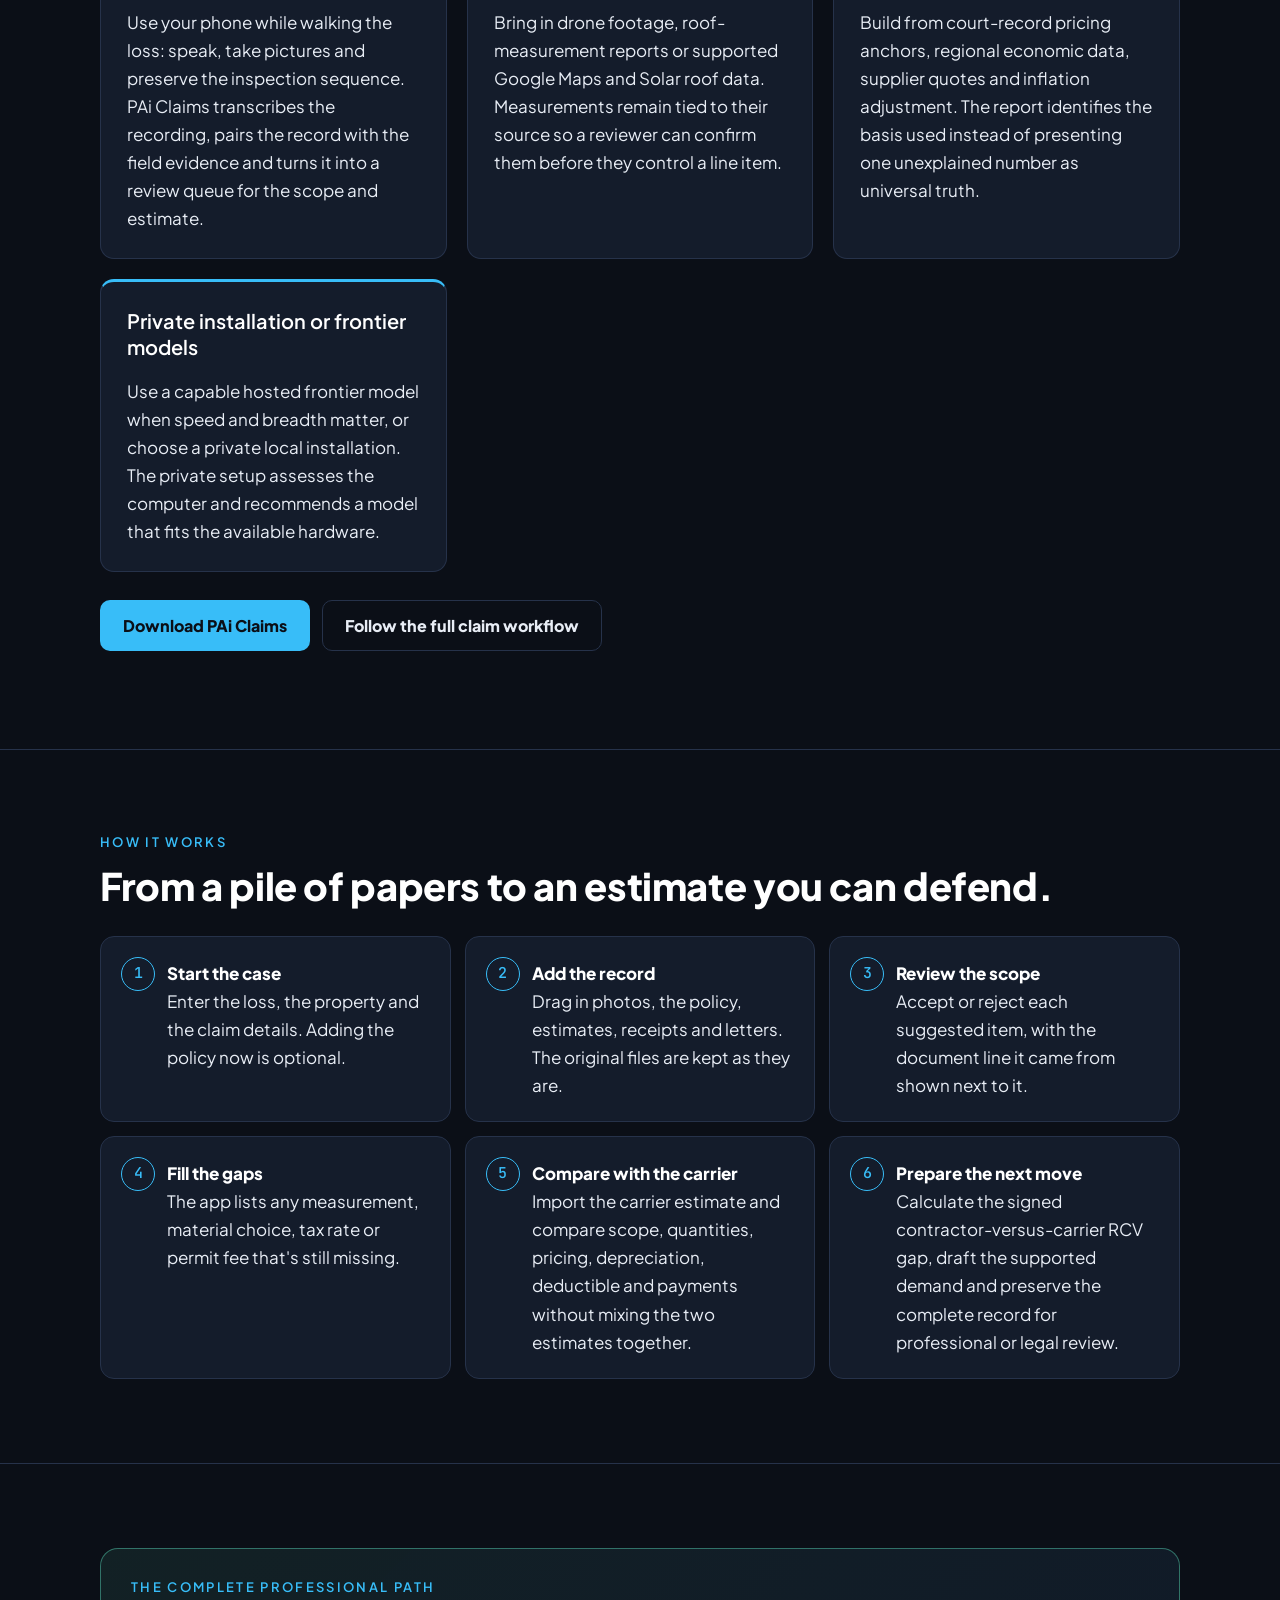
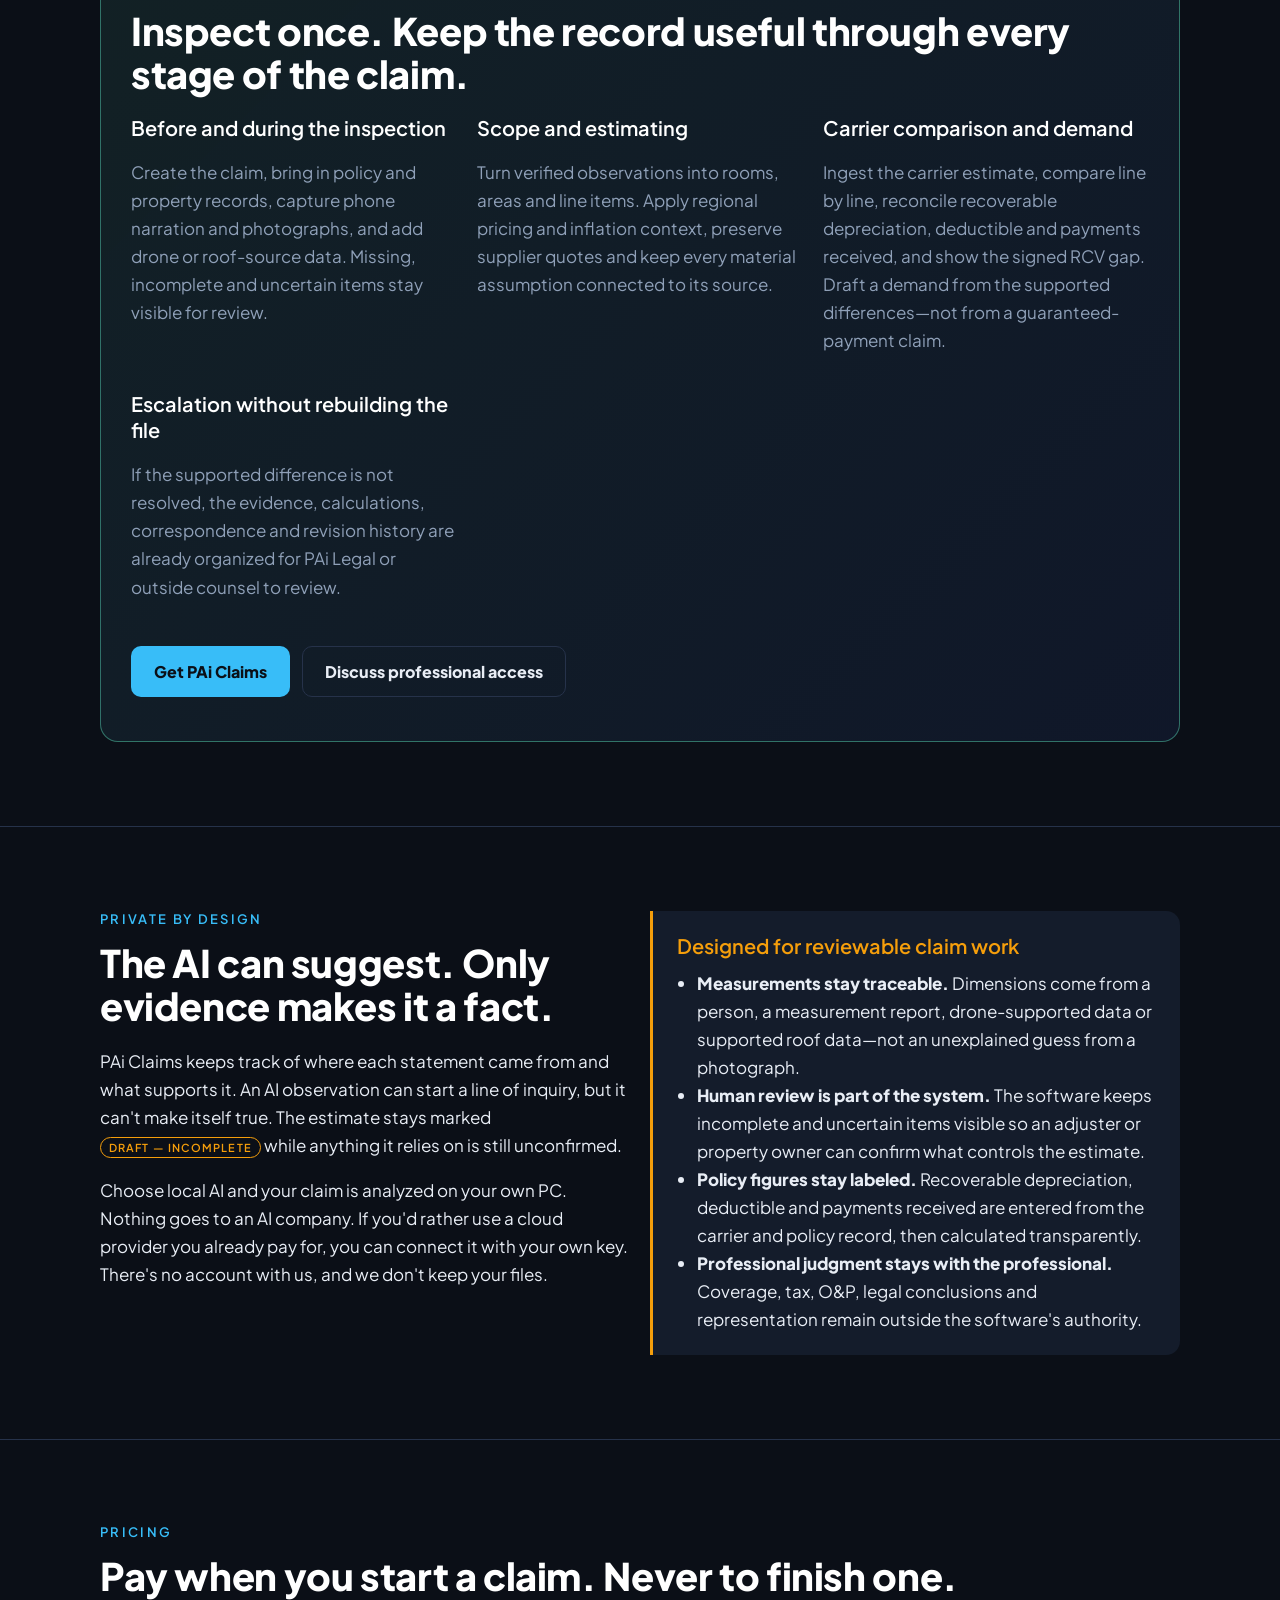
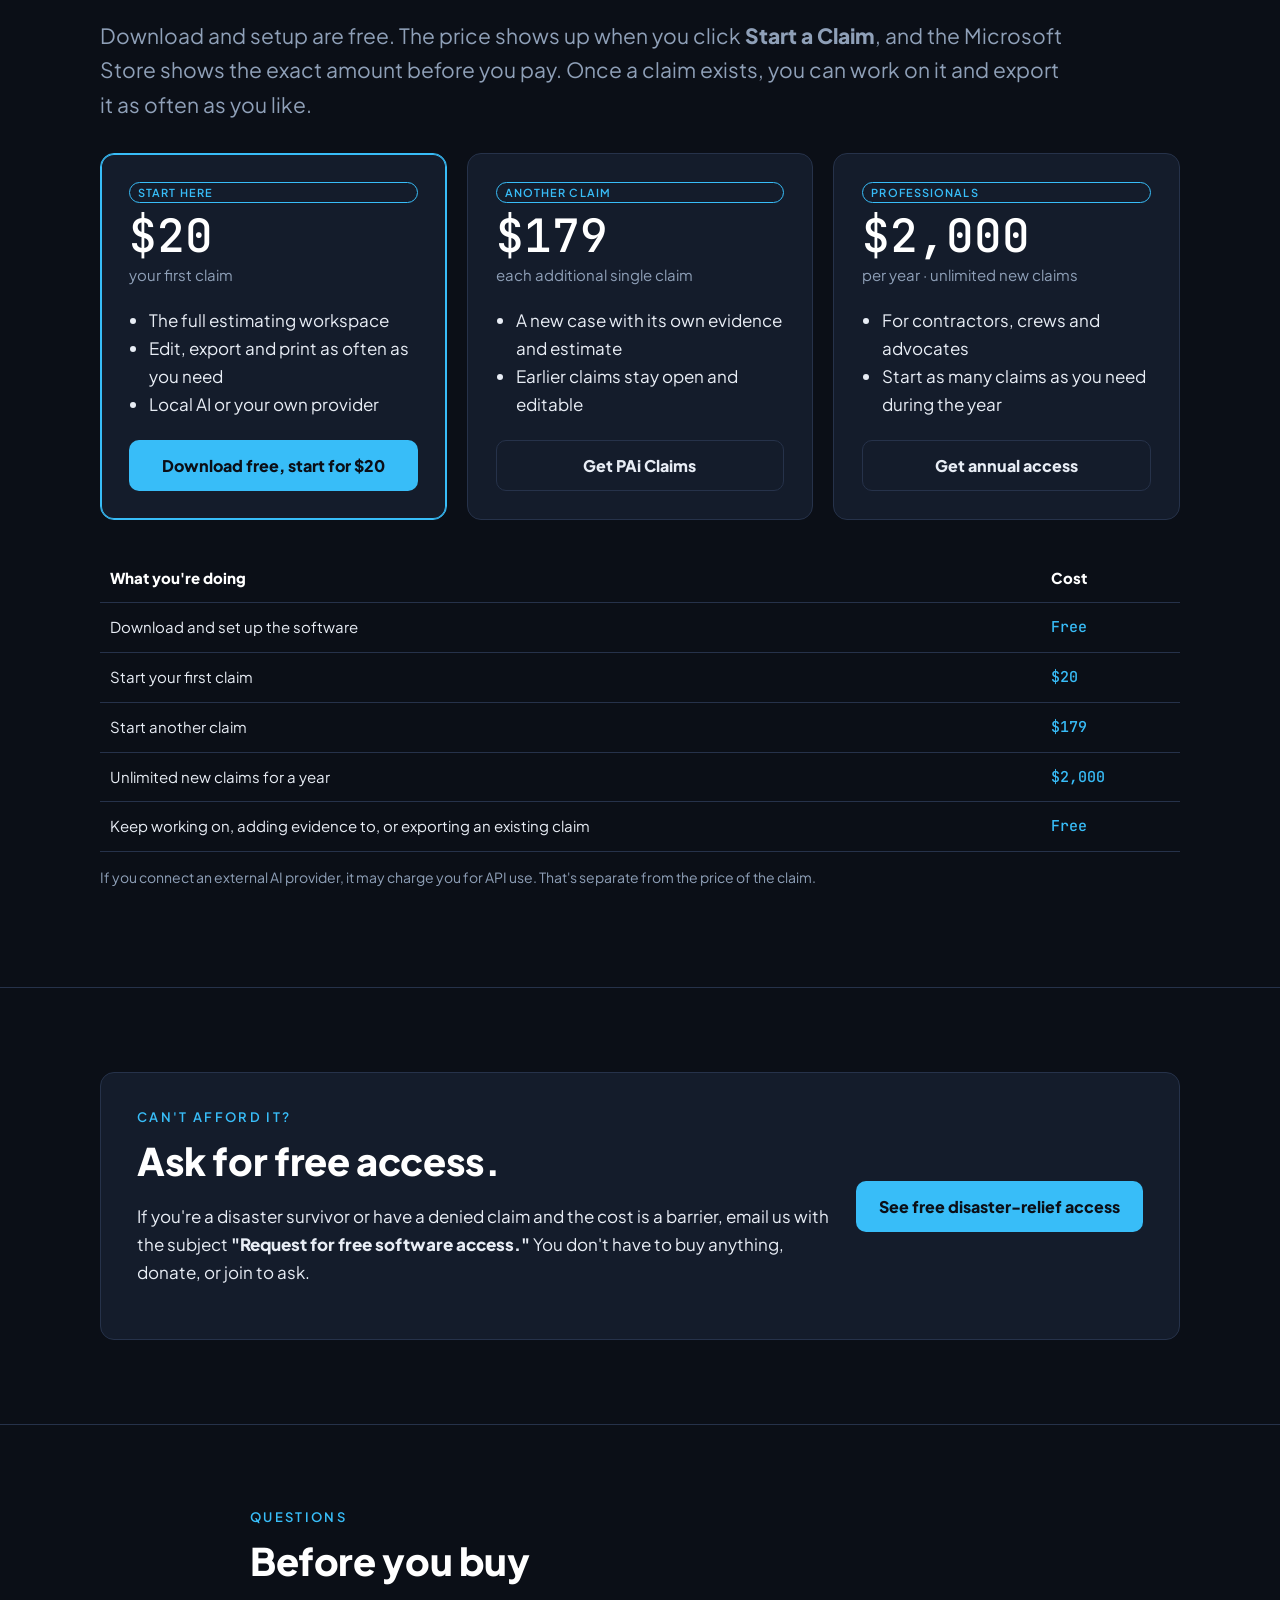
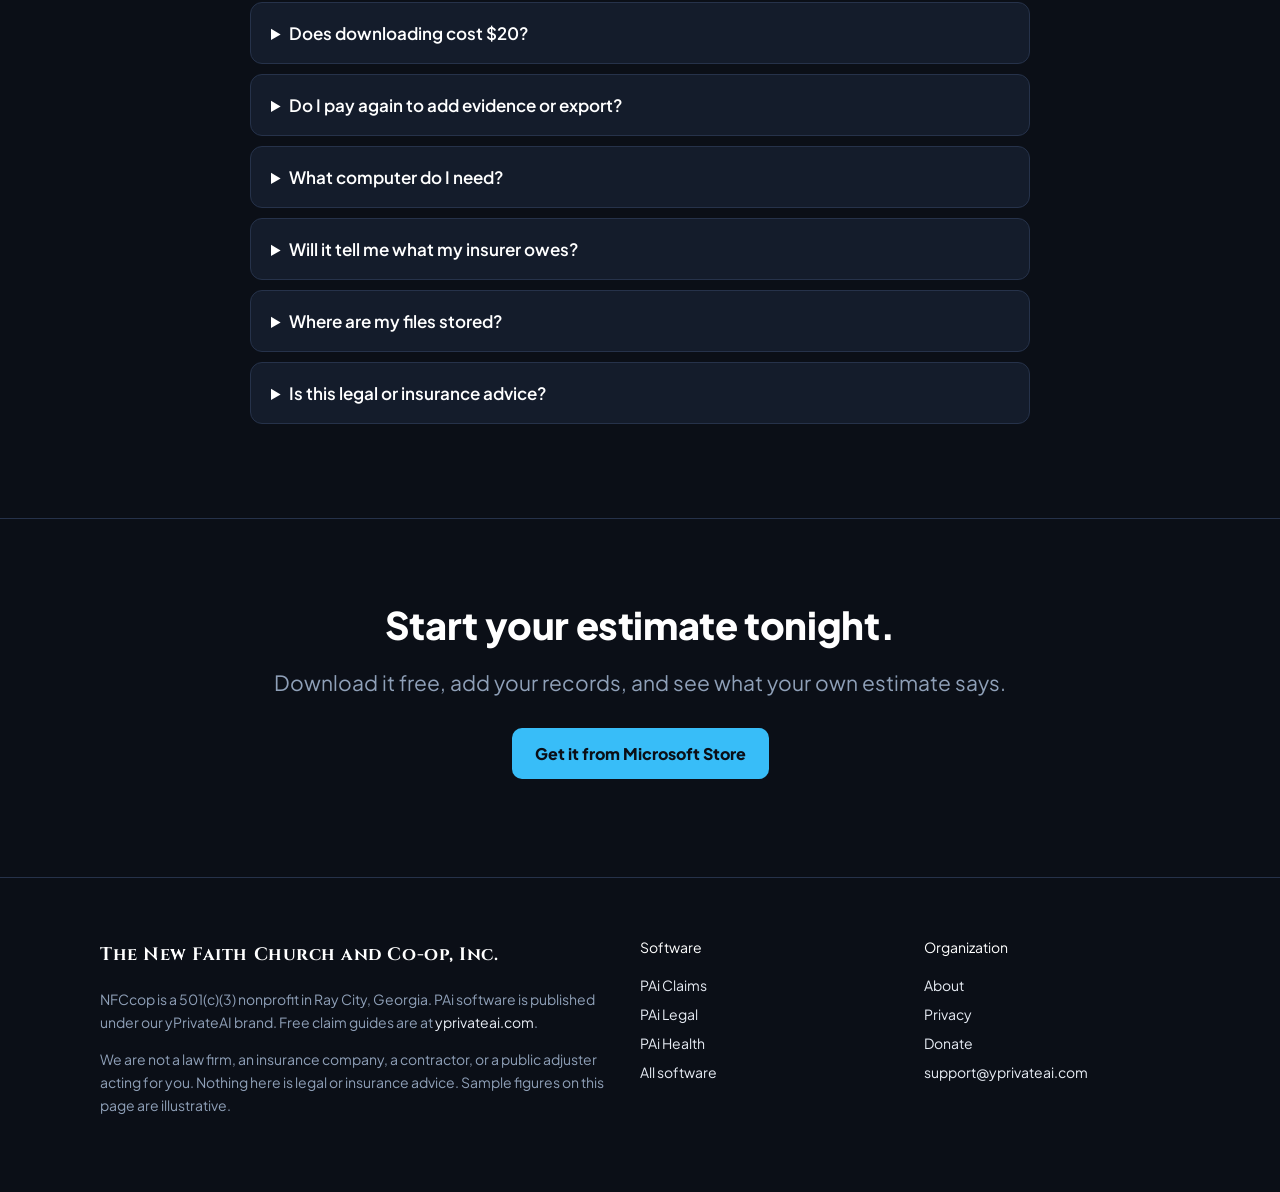
<file: pai-claims.html>
<!doctype html>
<html lang="en">
<head>
<meta charset="utf-8">
<meta name="viewport" content="width=device-width,initial-scale=1">
<title>Property Insurance Estimate Software | PAi Claims</title>
<meta name="description" content="Build a property repair estimate, compare the carrier scope, organize evidence and prepare a supported claim report with PAi Claims.">
<meta name="robots" content="index,follow,max-image-preview:large">
<link rel="canonical" href="https://nfccop.org/pai-claims.html">
<meta property="og:title" content="PAi Claims: build your own repair estimate">
<meta property="og:description" content="Itemized, state-adjusted repair estimates with every number traced to its source. Windows 10/11. First claim $20.">
<meta property="og:url" content="https://nfccop.org/pai-claims.html">
<meta property="og:type" content="product">
<meta property="og:site_name" content="NFCcop">
<meta property="og:image" content="https://nfccop.org/assets/images/pai-claims-advanced-estimate.webp">
<meta property="og:image:alt" content="PAi Claims Advanced Estimate software workspace">
<meta name="twitter:card" content="summary_large_image">
<meta name="twitter:image" content="https://nfccop.org/assets/images/pai-claims-advanced-estimate.webp">
<meta name="twitter:title" content="Property Insurance Estimate Software | PAi Claims">
<meta name="twitter:description" content="Build a repair estimate, compare the carrier scope and prepare a supported property claim report.">
<style>
/* NFCcop software sales site. Brand: marketing/youtube/brand/brand-guide.md */
@font-face{font-family:"Cinzel";src:url([data-uri]) format("woff2");font-weight:700;font-display:swap}
@font-face{font-family:"Jakarta";src:url([data-uri]) format("woff2");font-weight:400;font-display:swap}
@font-face{font-family:"Jakarta";src:url([data-uri]) format("woff2");font-weight:600;font-display:swap}
@font-face{font-family:"Jakarta";src:url([data-uri]) format("woff2");font-weight:800;font-display:swap}
@font-face{font-family:"JBMono";src:url([data-uri]) format("woff2");font-weight:500;font-display:swap}

:root{
  --ink:#0B0F17;--panel:#141C2B;--panel-2:#1B2538;--line:#26324A;
  --signal:#38BDF8;--signal-dim:#0EA5E9;--paper:#E8EDF5;--muted:#8FA0B8;
  --caution:#F59E0B;--white:#FFFFFF;
  --serif:"Cinzel",Georgia,serif;--sans:"Jakarta",system-ui,Arial,sans-serif;--mono:"JBMono",ui-monospace,Consolas,monospace;
  --max:1120px;--r:14px;
}
*{box-sizing:border-box}
html{scroll-behavior:smooth}
body{margin:0;background:var(--ink);color:var(--paper);font:400 17px/1.65 var(--sans);-webkit-font-smoothing:antialiased}
a{color:var(--signal)}
a:hover{color:var(--white)}
img{max-width:100%}
.wrap{max-width:var(--max);margin:0 auto;padding:0 20px}
.skip{position:absolute;left:-999px}.skip:focus{left:16px;top:16px;background:var(--white);color:var(--ink);padding:8px 12px;z-index:9}

/* header */
.top{position:sticky;top:0;z-index:5;background:rgba(11,15,23,.92);backdrop-filter:blur(8px);border-bottom:1px solid var(--line)}
.top .wrap{display:flex;align-items:center;gap:20px;min-height:64px}
.brand{font:700 20px var(--serif);color:var(--white);text-decoration:none;letter-spacing:.04em;margin-right:auto}
.brand span{color:var(--signal)}
.nav{display:flex;gap:18px;flex-wrap:wrap}
.nav a{color:var(--paper);text-decoration:none;font-weight:600;font-size:15px}
.nav a:hover,.nav a[aria-current]{color:var(--signal)}
@media (max-width:720px){.nav .hide-sm{display:none}}

/* type */
h1,h2,h3{color:var(--white);line-height:1.15;margin:0 0 .5em}
h1{font:800 clamp(34px,5.4vw,58px)/1.08 var(--sans);letter-spacing:-.02em}
h2{font:800 clamp(26px,3.4vw,38px)/1.15 var(--sans);letter-spacing:-.01em}
h3{font:600 20px/1.3 var(--sans)}
.over{font:600 13px var(--sans);letter-spacing:.18em;text-transform:uppercase;color:var(--signal);margin:0 0 14px}
.lead{font-size:clamp(18px,2vw,21px);color:var(--paper);max-width:46em}
.muted{color:var(--muted)}
.mono,.price{font-family:var(--mono)}
.name{font-family:var(--serif);letter-spacing:.03em}

/* sections */
section{padding:84px 0;border-top:1px solid var(--line)}
section.hero{border-top:0;padding:72px 0 80px}
.grid{display:grid;gap:20px}
.g2{grid-template-columns:repeat(auto-fit,minmax(300px,1fr))}
.g3{grid-template-columns:repeat(auto-fit,minmax(260px,1fr))}
.card{background:var(--panel);border:1px solid var(--line);border-radius:var(--r);padding:26px}
.card.feature{border-top:3px solid var(--signal)}
.card p:last-child{margin-bottom:0}
.rule{width:56px;height:2px;background:var(--signal);border:0;margin:0 0 22px}

/* buttons */
.ctas{display:flex;gap:12px;flex-wrap:wrap;margin:28px 0 14px}
.btn{display:inline-flex;align-items:center;gap:8px;padding:14px 22px;border-radius:10px;font:700 16px var(--sans);text-decoration:none;border:1px solid transparent;cursor:pointer}
.btn-primary{background:var(--signal);color:var(--ink)}
.btn-primary:hover{background:var(--white);color:var(--ink)}
.btn-ghost{border-color:var(--line);color:var(--paper);background:transparent}
.btn-ghost:hover{border-color:var(--signal);color:var(--white)}
.fine{font-size:14px;color:var(--muted)}

/* hero */
.hero-grid{display:grid;grid-template-columns:1.15fr .85fr;gap:48px;align-items:center}
@media (max-width:900px){.hero-grid{grid-template-columns:1fr}}
.doc{background:var(--panel);border:1px solid var(--line);border-radius:var(--r);padding:22px;font-size:14px}
.doc-h{display:flex;justify-content:space-between;color:var(--muted);font:500 12px var(--mono);text-transform:uppercase;letter-spacing:.08em;margin-bottom:14px}
.doc table{width:100%;border-collapse:collapse}
.doc td{padding:9px 0;border-bottom:1px solid var(--line);vertical-align:top}
.doc td:last-child{text-align:right;font-family:var(--mono);white-space:nowrap;padding-left:10px}
.doc tr.add td{color:var(--signal)}
.doc tr.tot td{border-bottom:0;font-weight:700;color:var(--white);padding-top:14px}
.tag{display:inline-block;font:600 11px var(--sans);letter-spacing:.1em;text-transform:uppercase;padding:3px 8px;border-radius:999px;border:1px solid currentColor}
.tag.caution{color:var(--caution)}
.tag.sig{color:var(--signal)}

/* product cards */
.prod{display:flex;flex-direction:column}
.prod h3{font:700 24px var(--serif);letter-spacing:.03em}
.prod .for{color:var(--signal);font-weight:600;margin:-4px 0 12px}
.prod ul{padding-left:20px;margin:0 0 18px}
.prod .foot{margin-top:auto;display:flex;align-items:baseline;justify-content:space-between;gap:12px;flex-wrap:wrap;padding-top:16px;border-top:1px solid var(--line)}
.prod .foot .price{color:var(--white);font-size:18px}

/* steps */
.steps{counter-reset:s;list-style:none;padding:0;margin:0;display:grid;gap:14px;grid-template-columns:repeat(auto-fit,minmax(min(300px,100%),1fr))}
.steps li{background:var(--panel);border:1px solid var(--line);border-radius:var(--r);padding:22px 22px 22px 66px;position:relative}
.steps li::before{counter-increment:s;content:counter(s);position:absolute;left:20px;top:20px;width:32px;height:32px;border-radius:50%;border:1px solid var(--signal);color:var(--signal);font:500 15px/30px var(--mono);text-align:center}
.steps b{color:var(--white);display:block}

/* pricing */
.plans{display:grid;gap:20px;grid-template-columns:repeat(auto-fit,minmax(250px,1fr))}
.plan{background:var(--panel);border:1px solid var(--line);border-radius:var(--r);padding:28px;display:flex;flex-direction:column}
.plan.best{border-color:var(--signal);box-shadow:0 0 0 1px var(--signal) inset}
.plan .amt{font:500 46px/1 var(--mono);color:var(--white);margin:10px 0 4px}
.plan .per{color:var(--muted);font-size:15px;margin-bottom:18px}
.plan ul{padding-left:20px;margin:0 0 22px}
.plan .btn{margin-top:auto;justify-content:center}
table.cmp{width:100%;border-collapse:collapse;font-size:15px}
table.cmp th,table.cmp td{padding:12px 10px;border-bottom:1px solid var(--line);text-align:left;vertical-align:top}
table.cmp th{color:var(--white)}
table.cmp td.y{color:var(--signal);font-family:var(--mono)}
.scroll-x{overflow-x:auto}

/* honesty box */
.limits{border-left:3px solid var(--caution);background:var(--panel);padding:22px 24px;border-radius:0 var(--r) var(--r) 0}
.limits h3{color:var(--caution)}
.limits ul{margin:0;padding-left:20px}

/* two-voice comparison (PAi Legal) */
.voices{display:grid;grid-template-columns:1fr 1fr;gap:0;border:1px solid var(--line);border-radius:var(--r);overflow:hidden}
.voices > div{padding:22px}
.voices > div + div{border-left:1px solid var(--line);background:var(--panel-2)}
.voices h4{margin:0 0 12px;font:600 12px var(--mono);letter-spacing:.1em;text-transform:uppercase;color:var(--muted)}
.voices ul{list-style:none;padding:0;margin:0}
.voices li{padding:9px 0;border-bottom:1px solid var(--line);font-size:15px}
.voices li:last-child{border-bottom:0}
@media (max-width:640px){.voices{grid-template-columns:1fr}.voices > div + div{border-left:0;border-top:1px solid var(--line)}}

/* trust lock ladder */
.locks{display:grid;gap:12px}
.lock{display:grid;grid-template-columns:96px 1fr;gap:18px;align-items:start;background:var(--panel);border:1px solid var(--line);border-radius:12px;padding:18px 20px}
.lock .sym{font:500 18px var(--mono);color:var(--signal);white-space:nowrap}
.lock b{color:var(--white)}
.lock p{margin:4px 0 0;color:var(--muted);font-size:15px}
@media (max-width:520px){.lock{grid-template-columns:1fr;gap:6px}}

/* stat row */
.stats{display:grid;grid-template-columns:repeat(auto-fit,minmax(min(220px,100%),1fr));gap:0;border:1px solid var(--line);border-radius:var(--r);overflow:hidden;margin-top:44px}
.stat{padding:24px;background:var(--panel)}
.stat + .stat{border-left:1px solid var(--line)}
.stat .n{font:500 clamp(30px,3.6vw,42px)/1 var(--mono);color:var(--white)}
.stat .l{color:var(--muted);font-size:15px;margin-top:8px}
@media (max-width:700px){.stat + .stat{border-left:0;border-top:1px solid var(--line)}}

/* server diagram */
.rack{background:var(--panel);border:1px solid var(--line);border-radius:var(--r);padding:22px}
.rack .edge{border:1px dashed var(--caution);border-radius:12px;padding:16px;position:relative}
.rack .edge-l{position:absolute;top:-10px;left:14px;background:var(--panel);padding:0 8px;font:600 11px var(--mono);letter-spacing:.1em;text-transform:uppercase;color:var(--caution)}
.rack .unit{display:flex;justify-content:space-between;gap:12px;border:1px solid var(--line);background:var(--ink);border-radius:8px;padding:11px 14px;margin-top:10px;font-size:15px}
.rack .unit span:last-child{font-family:var(--mono);color:var(--signal);white-space:nowrap}
.rack .ws{display:grid;grid-template-columns:repeat(3,1fr);gap:8px;margin-top:14px}
.rack .ws div{border:1px solid var(--line);border-radius:8px;padding:8px;text-align:center;font-size:13px;color:var(--muted)}
.rack .off{margin-top:14px;text-align:center;font:500 13px var(--mono);color:var(--muted)}

/* quote callout */
.callout{border-left:3px solid var(--signal);padding:6px 0 6px 22px;font-size:clamp(19px,2.2vw,23px);color:var(--white);margin:28px 0;max-width:40em}

/* faq */
details{background:var(--panel);border:1px solid var(--line);border-radius:12px;padding:16px 20px;margin-bottom:10px}
summary{cursor:pointer;font-weight:600;color:var(--white)}
details p{margin:12px 0 0}

/* band */
.band{background:var(--panel);border:1px solid var(--line);border-radius:var(--r);padding:36px;display:grid;grid-template-columns:1fr auto;gap:24px;align-items:center}
@media (max-width:760px){.band{grid-template-columns:1fr;padding:26px}}

/* footer */
footer{border-top:1px solid var(--line);padding:44px 0 60px;color:var(--muted);font-size:14px}
footer .cols{display:grid;gap:28px;grid-template-columns:2fr 1fr 1fr}
@media (max-width:720px){footer .cols{grid-template-columns:1fr}}
footer a{color:var(--paper);text-decoration:none}footer a:hover{color:var(--signal)}
footer ul{list-style:none;padding:0;margin:0}footer li{margin:6px 0}

.trust-row{display:flex;flex-wrap:wrap;gap:10px;margin:20px 0 0;padding:0;list-style:none}.trust-row li{padding:8px 11px;border:1px solid var(--line);border-radius:999px;color:var(--muted);font-size:14px;background:rgba(255,255,255,.025)}
.choice{display:grid;grid-template-columns:1fr 1fr;gap:20px;margin-top:30px}.choice .card{display:flex;flex-direction:column}.choice .card .ctas{margin-top:auto;padding-top:12px}
.feature strong{color:var(--white)}
.sale-band{border:1px solid rgba(90,220,184,.45);background:linear-gradient(135deg,rgba(90,220,184,.09),rgba(73,129,255,.08));border-radius:18px;padding:30px}.sale-band h2{margin-top:0}
.mobile-buy{display:none}
@media (max-width:720px){.choice{grid-template-columns:1fr}.mobile-buy{display:flex;position:fixed;z-index:20;left:10px;right:10px;bottom:10px;align-items:center;justify-content:space-between;gap:12px;padding:10px 12px;background:#0b0f17;border:1px solid var(--signal);border-radius:12px;box-shadow:0 12px 34px rgba(0,0,0,.46)}.mobile-buy span{font-size:13px;color:var(--muted)}.mobile-buy .btn{white-space:nowrap;padding:11px 14px}body{padding-bottom:82px}}
@media print{.mobile-buy{display:none!important}}

.seo-photo{margin:0;overflow:hidden;border:1px solid var(--line);border-radius:var(--r);background:var(--panel);box-shadow:0 24px 60px rgba(0,0,0,.28)}.seo-photo img{display:block;width:100%;height:auto;aspect-ratio:3/2;object-fit:cover}.seo-photo figcaption{padding:14px 18px;color:var(--muted);font-size:14px;line-height:1.5}.photo-section{padding-top:34px;padding-bottom:34px}.photo-grid{display:grid;grid-template-columns:repeat(2,minmax(0,1fr));gap:20px}@media(max-width:700px){.photo-grid{grid-template-columns:1fr}}
.seo-photo img{aspect-ratio:16/10}
</style>
<script type="application/ld+json">
{"@context":"https://schema.org","@type":"SoftwareApplication","name":"PAi Claims","operatingSystem":"Windows 10, Windows 11","applicationCategory":"BusinessApplication","url":"https://nfccop.org/pai-claims.html","downloadUrl":"https://apps.microsoft.com/detail/9P255VXPD5B4","publisher":{"@type":"NGO","name":"The New Faith Church and Co-op, Inc."},
"offers":[{"@type":"Offer","name":"First claim","price":"20","priceCurrency":"USD"},{"@type":"Offer","name":"Additional single claim","price":"179","priceCurrency":"USD"},{"@type":"Offer","name":"Annual unlimited new claims","price":"2000","priceCurrency":"USD"}]}
</script>
<script type="application/ld+json">
{"@context":"https://schema.org","@type":"FAQPage","mainEntity":[
{"@type":"Question","name":"Does downloading PAi Claims cost $20?","acceptedAnswer":{"@type":"Answer","text":"No. Download and setup are free. The $20 charge appears when you click Start a Claim to create your first claim."}},
{"@type":"Question","name":"Do I pay again to add evidence or export?","acceptedAnswer":{"@type":"Answer","text":"No. Once a claim exists you can keep opening, editing and exporting it without paying again. Payment applies only when you start a new claim."}},
{"@type":"Question","name":"Will PAi Claims tell me what my insurer owes?","acceptedAnswer":{"@type":"Answer","text":"No. It prices the repair work you scope and shows what you entered. It does not decide coverage or tell you what a carrier owes."}}]}
</script>
</head>
<body>
<a class="skip" href="#main">Skip to content</a>
<header class="top"><div class="wrap">
  <a class="brand" href="./">NFC<span>cop</span></a>
  <nav class="nav" aria-label="Main">
    <a href="pai-claims.html" aria-current="page">PAi Claims</a>
    <a href="#how" class="hide-sm">How it works</a>
    <a href="#pricing">Pricing</a>
    <a href="#faq" class="hide-sm">FAQ</a>
  </nav>
</div></header>

<main id="main">
<section class="hero"><div class="wrap hero-grid">
  <div>
    <p class="over">Professional claim software · Windows 10/11</p>
    <h1>Build the complete claim before the carrier's estimate becomes the whole story.</h1>
    <p class="lead">PAi Claims turns field notes, photos, roof data, documents and measurements into a reviewable repair estimate—then compares it with the carrier's scope, prepares the supported response and keeps the record ready for the next professional who needs it.</p>
    <div class="ctas">
      <a class="btn btn-primary" href="https://apps.microsoft.com/detail/9P255VXPD5B4?cid=nfccop-claims-hero">Get it from Microsoft Store</a>
      <a class="btn btn-ghost" href="#pricing">See pricing</a>
    </div>
    <p class="fine">Download and setup are free. Your first claim is <span class="mono">$20</span>. <a href="disaster-relief.html">Free disaster-relief access</a> is available when cost is a barrier.</p>
    <ul class="trust-row" aria-label="Product highlights"><li>Adjuster-grade workflow</li><li>Local or frontier AI</li><li>Claim files stay with you</li><li>Human-reviewed output</li></ul>
  </div>
  <figure class="doc" aria-label="Illustrative estimate comparison" style="margin:0">
    <div class="doc-h"><span>Roof · estimate vs carrier</span><span class="tag caution">Illustrative</span></div>
    <table>
      <tr><td>Remove &amp; replace shingles<br><span class="muted">32.4 SQ · from roof report</span></td><td>$11,862</td></tr>
      <tr><td>Synthetic underlayment<br><span class="muted">32.4 SQ · companion line</span></td><td>$1,296</td></tr>
      <tr class="add"><td>Drip edge<br><span class="muted">Not in carrier estimate</span></td><td>$684</td></tr>
      <tr class="add"><td>Ridge vent<br><span class="muted">Not in carrier estimate</span></td><td>$512</td></tr>
      <tr><td>Overhead &amp; profit<br><span class="muted">Applicability: needs review</span></td><td>—</td></tr>
      <tr class="tot"><td>Difference from carrier</td><td>+$1,196</td></tr>
    </table>
    <figcaption class="fine" style="margin-top:12px">Sample figures, not a real claim. Every line in the app shows the source it came from.</figcaption>
  </figure>
</div></section>

<section class="photo-section" aria-label="Property claim documentation examples"><div class="wrap photo-grid">
  <figure class="seo-photo"><img src="assets/images/pai-claims-my-case-dashboard.webp" width="1440" height="900" alt="PAi Claims My Case dashboard with claim documents, itemized estimate and demand letter workflow" loading="eager" fetchpriority="high" decoding="async"><figcaption>The guided My Case workspace shows what to collect and what the software produces before a claim is started.</figcaption></figure>
  <figure class="seo-photo"><img src="assets/images/pai-claims-advanced-estimate.webp" width="1440" height="900" alt="PAi Claims Advanced Estimate workspace for turning claim documents into an itemized repair estimate" loading="lazy" decoding="async"><figcaption>The Advanced Estimate workspace organizes contractor scopes, inspection reports and carrier estimates line by line.</figcaption></figure>
</div></section>

<section><div class="wrap">
  <p class="over">Who it's for</p>
  <h2>One platform, two ways to start.</h2>
  <div class="choice">
    <div class="card"><p class="over">For professionals</p><h3>Adjusters, contractors and restoration teams</h3><p class="muted">Record the inspection, organize the evidence, build the scope and estimate, compare the carrier version and prepare the supported claim package. Annual access covers unlimited new claims.</p><div class="ctas"><a class="btn btn-primary" href="professional-solution.html">See the professional solution</a><a class="btn btn-ghost" href="#pricing">View annual access</a></div></div>
    <div class="card"><p class="over">For property owners</p><h3>Get a working estimate before the adjuster arrives</h3><p class="muted">Start with what you know, mark what is missing or uncertain, add the carrier estimate when it arrives and see the signed difference without pretending every observation is final.</p><div class="ctas"><a class="btn btn-primary" href="claim-journey.html">See the homeowner claim journey</a><a class="btn btn-ghost" href="#how">See how it works</a></div></div>
  </div>
</div></section>

<section id="features"><div class="wrap">
  <p class="over">What you get</p>
  <h2>A complete estimating workspace. Not a chatbot, and not a blank form.</h2>
  <div class="grid g2" style="margin-top:30px">
    <div class="card feature"><h3>Itemized, state-adjusted pricing</h3><p>Each line breaks into material, labor and equipment. Labor follows BLS construction wages for your state and materials follow BEA regional price data. You can add a local adjustment on top. A supplier quote you enter is used exactly as quoted, with no regional factor applied.</p></div>
    <div class="card feature"><h3>Reads your documents for you</h3><p>Add the policy, roof report, contractor bid or carrier estimate. Labeled measurements and catalog items fill in automatically, each with the quote it came from. Scanned pages are read offline. If two documents disagree, the app shows you both values instead of picking one.</p></div>
    <div class="card feature"><h3>Finds what the carrier left out</h3><p>Each catalog item brings its companion work with it: underlayment with shingles, drip edge, ridge, trip charges. Your estimate shows up on the claim dashboard next to what the carrier paid.</p></div>
    <div class="card feature"><h3>Photo review with AI</h3><p>The AI suggests damage from your photos in plain language and asks one confirming question for each item. Suggestions stay <i>provisional</i> until you mark them Yes, Not this, or Not sure. The app never treats a photo as a measurement.</p></div>
    <div class="card feature"><h3>Rooms and areas</h3><p>Price the kitchen, bedroom 2 and the roof separately, each with its own measurements. Subtotals appear on screen and in the report.</p></div>
    <div class="card feature"><h3>Reports you can hand over</h3><p>The printable estimate lists quantities, formulas, taxes, O&amp;P, source quotes and the price basis behind every line. Save it as a PDF, or export CSV, JSON and a complete claim backup.</p></div>
    <div class="card feature"><h3>Field recording that becomes claim work</h3><p>Use your phone while walking the loss: speak, take pictures and preserve the inspection sequence. PAi Claims transcribes the recording, pairs the record with the field evidence and turns it into a review queue for the scope and estimate.</p></div>
    <div class="card feature"><h3>Roof evidence from the sources you already use</h3><p>Bring in drone footage, roof-measurement reports or supported Google Maps and Solar roof data. Measurements remain tied to their source so a reviewer can confirm them before they control a line item.</p></div>
    <div class="card feature"><h3>Regional pricing with time context</h3><p>Build from court-record pricing anchors, regional economic data, supplier quotes and inflation adjustment. The report identifies the basis used instead of presenting one unexplained number as universal truth.</p></div>
    <div class="card feature"><h3>Private installation or frontier models</h3><p>Use a capable hosted frontier model when speed and breadth matter, or choose a private local installation. The private setup assesses the computer and recommends a model that fits the available hardware.</p></div>
  </div>
  <div class="ctas"><a class="btn btn-primary" href="https://apps.microsoft.com/detail/9P255VXPD5B4?cid=nfccop-claims-features">Download PAi Claims</a><a class="btn btn-ghost" href="#professional">Follow the full claim workflow</a></div>
</div></section>

<section id="how"><div class="wrap">
  <p class="over">How it works</p>
  <h2>From a pile of papers to an estimate you can defend.</h2>
  <ol class="steps" style="margin-top:28px">
    <li><b>Start the case</b>Enter the loss, the property and the claim details. Adding the policy now is optional.</li>
    <li><b>Add the record</b>Drag in photos, the policy, estimates, receipts and letters. The original files are kept as they are.</li>
    <li><b>Review the scope</b>Accept or reject each suggested item, with the document line it came from shown next to it.</li>
    <li><b>Fill the gaps</b>The app lists any measurement, material choice, tax rate or permit fee that's still missing.</li>
    <li><b>Compare with the carrier</b>Import the carrier estimate and compare scope, quantities, pricing, depreciation, deductible and payments without mixing the two estimates together.</li>
    <li><b>Prepare the next move</b>Calculate the signed contractor-versus-carrier RCV gap, draft the supported demand and preserve the complete record for professional or legal review.</li>
  </ol>
</div></section>

<section id="professional"><div class="wrap">
  <div class="sale-band">
    <p class="over">The complete professional path</p>
    <h2>Inspect once. Keep the record useful through every stage of the claim.</h2>
    <div class="grid g2">
      <div><h3>Before and during the inspection</h3><p class="muted">Create the claim, bring in policy and property records, capture phone narration and photographs, and add drone or roof-source data. Missing, incomplete and uncertain items stay visible for review.</p></div>
      <div><h3>Scope and estimating</h3><p class="muted">Turn verified observations into rooms, areas and line items. Apply regional pricing and inflation context, preserve supplier quotes and keep every material assumption connected to its source.</p></div>
      <div><h3>Carrier comparison and demand</h3><p class="muted">Ingest the carrier estimate, compare line by line, reconcile recoverable depreciation, deductible and payments received, and show the signed RCV gap. Draft a demand from the supported differences—not from a guaranteed-payment claim.</p></div>
      <div><h3>Escalation without rebuilding the file</h3><p class="muted">If the supported difference is not resolved, the evidence, calculations, correspondence and revision history are already organized for PAi Legal or outside counsel to review.</p></div>
    </div>
    <div class="ctas"><a class="btn btn-primary" href="https://apps.microsoft.com/detail/9P255VXPD5B4?cid=nfccop-claims-professional">Get PAi Claims</a><a class="btn btn-ghost" href="mailto:support@yprivateai.com?subject=PAi%20Claims%20professional%20annual%20access">Discuss professional access</a></div>
  </div>
</div></section>

<section><div class="wrap grid g2" style="align-items:start">
  <div>
    <p class="over">Private by design</p>
    <h2>The AI can suggest. Only evidence makes it a fact.</h2>
    <p>PAi Claims keeps track of where each statement came from and what supports it. An AI observation can start a line of inquiry, but it can't make itself true. The estimate stays marked <span class="tag caution">Draft — incomplete</span> while anything it relies on is still unconfirmed.</p>
    <p>Choose local AI and your claim is analyzed on your own PC. Nothing goes to an AI company. If you'd rather use a cloud provider you already pay for, you can connect it with your own key. There's no account with us, and we don't keep your files.</p>
  </div>
  <div class="limits">
    <h3>Designed for reviewable claim work</h3>
    <ul>
      <li><strong>Measurements stay traceable.</strong> Dimensions come from a person, a measurement report, drone-supported data or supported roof data—not an unexplained guess from a photograph.</li>
      <li><strong>Human review is part of the system.</strong> The software keeps incomplete and uncertain items visible so an adjuster or property owner can confirm what controls the estimate.</li>
      <li><strong>Policy figures stay labeled.</strong> Recoverable depreciation, deductible and payments received are entered from the carrier and policy record, then calculated transparently.</li>
      <li><strong>Professional judgment stays with the professional.</strong> Coverage, tax, O&amp;P, legal conclusions and representation remain outside the software's authority.</li>
    </ul>
  </div>
</div></section>

<section id="pricing"><div class="wrap">
  <p class="over">Pricing</p>
  <h2>Pay when you start a claim. Never to finish one.</h2>
  <p class="lead muted">Download and setup are free. The price shows up when you click <b>Start a Claim</b>, and the Microsoft Store shows the exact amount before you pay. Once a claim exists, you can work on it and export it as often as you like.</p>
  <div class="plans" style="margin-top:30px">
    <div class="plan best">
      <span class="tag sig">Start here</span>
      <div class="amt">$20</div><div class="per">your first claim</div>
      <ul><li>The full estimating workspace</li><li>Edit, export and print as often as you need</li><li>Local AI or your own provider</li></ul>
      <a class="btn btn-primary" href="https://apps.microsoft.com/detail/9P255VXPD5B4?cid=nfccop-claims-first">Download free, start for $20</a>
    </div>
    <div class="plan">
      <span class="tag sig">Another claim</span>
      <div class="amt">$179</div><div class="per">each additional single claim</div>
      <ul><li>A new case with its own evidence and estimate</li><li>Earlier claims stay open and editable</li></ul>
      <a class="btn btn-ghost" href="https://apps.microsoft.com/detail/9P255VXPD5B4?cid=nfccop-claims-additional">Get PAi Claims</a>
    </div>
    <div class="plan">
      <span class="tag sig">Professionals</span>
      <div class="amt">$2,000</div><div class="per">per year · unlimited new claims</div>
      <ul><li>For contractors, crews and advocates</li><li>Start as many claims as you need during the year</li></ul>
      <a class="btn btn-ghost" href="https://apps.microsoft.com/detail/9P255VXPD5B4?cid=nfccop-claims-annual">Get annual access</a>
    </div>
  </div>
  <div class="scroll-x" style="margin-top:34px">
    <table class="cmp">
      <tr><th>What you're doing</th><th>Cost</th></tr>
      <tr><td>Download and set up the software</td><td class="y">Free</td></tr>
      <tr><td>Start your first claim</td><td class="y">$20</td></tr>
      <tr><td>Start another claim</td><td class="y">$179</td></tr>
      <tr><td>Unlimited new claims for a year</td><td class="y">$2,000</td></tr>
      <tr><td>Keep working on, adding evidence to, or exporting an existing claim</td><td class="y">Free</td></tr>
    </table>
  </div>
  <p class="fine" style="margin-top:14px">If you connect an external AI provider, it may charge you for API use. That's separate from the price of the claim.</p>
</div></section>

<section><div class="wrap">
  <div class="band">
    <div>
      <p class="over">Can't afford it?</p>
      <h2>Ask for free access.</h2>
      <p>If you're a disaster survivor or have a denied claim and the cost is a barrier, email us with the subject <b>"Request for free software access."</b> You don't have to buy anything, donate, or join to ask.</p>
    </div>
    <a class="btn btn-primary" href="disaster-relief.html">See free disaster-relief access</a>
  </div>
</div></section>

<section id="faq"><div class="wrap" style="max-width:820px">
  <p class="over">Questions</p>
  <h2>Before you buy</h2>
  <details><summary>Does downloading cost $20?</summary><p>No. Downloading and setting up are free. The $20 charge appears when you click Start a Claim to create your first claim.</p></details>
  <details><summary>Do I pay again to add evidence or export?</summary><p>No. You only pay when you start a new claim. An existing claim can be opened, edited, printed and exported as often as you like.</p></details>
  <details><summary>What computer do I need?</summary><p>A Windows 10 or 11 PC. Local AI runs better on a faster machine. If your computer is slower, you can connect a cloud AI provider instead, or skip the AI and choose damage from the plain-language list yourself.</p></details>
  <details><summary>Will it tell me what my insurer owes?</summary><p>No. It prices the repair work you scoped and shows what you entered. Coverage, depreciation, deductibles and payment decisions are separate, and you confirm them from your policy.</p></details>
  <details><summary>Where are my files stored?</summary><p>In a case folder you pick on your own computer. Changes save automatically, and the previous version is kept as a backup. We don't receive your claim files.</p></details>
  <details><summary>Is this legal or insurance advice?</summary><p>No. NFCcop isn't a law firm, an insurer, or a public adjuster acting for you. If a deadline is coming up, get qualified help right away.</p></details>
</div></section>

<section><div class="wrap" style="text-align:center">
  <h2>Start your estimate tonight.</h2>
  <p class="lead muted" style="margin:0 auto">Download it free, add your records, and see what your own estimate says.</p>
  <div class="ctas" style="justify-content:center"><a class="btn btn-primary" href="https://apps.microsoft.com/detail/9P255VXPD5B4?cid=nfccop-claims-footer">Get it from Microsoft Store</a></div>
</div></section>
</main>

<aside class="mobile-buy" aria-label="PAi Claims purchase shortcut"><span>Free download · first claim $20</span><a class="btn btn-primary" href="https://apps.microsoft.com/detail/9P255VXPD5B4?cid=nfccop-claims-mobile">Get PAi Claims</a></aside>

<footer><div class="wrap cols">
  <div>
    <p class="name" style="color:var(--white);font-size:18px">The New Faith Church and Co-op, Inc.</p>
    <p>NFCcop is a 501(c)(3) nonprofit in Ray City, Georgia. PAi software is published under our yPrivateAI brand. Free claim guides are at <a href="https://yprivateai.com/">yprivateai.com</a>.</p>
    <p>We are not a law firm, an insurance company, a contractor, or a public adjuster acting for you. Nothing here is legal or insurance advice. Sample figures on this page are illustrative.</p>
  </div>
  <div><p style="color:var(--white)">Software</p><ul>
    <li><a href="pai-claims.html">PAi Claims</a></li>
    <li><a href="pai-legal.html">PAi Legal</a></li>
    <li><a href="https://yprivateai.com/pai-health.html">PAi Health</a></li>
    <li><a href="./">All software</a></li></ul></div>
  <div><p style="color:var(--white)">Organization</p><ul>
    <li><a href="https://yprivateai.com/about.html">About</a></li>
    <li><a href="https://yprivateai.com/privacy.html">Privacy</a></li>
    <li><a href="https://yprivateai.com/donate.html">Donate</a></li>
    <li><a href="mailto:support@yprivateai.com">support@yprivateai.com</a></li></ul></div>
</div></footer>
</body>
</html>
</file>
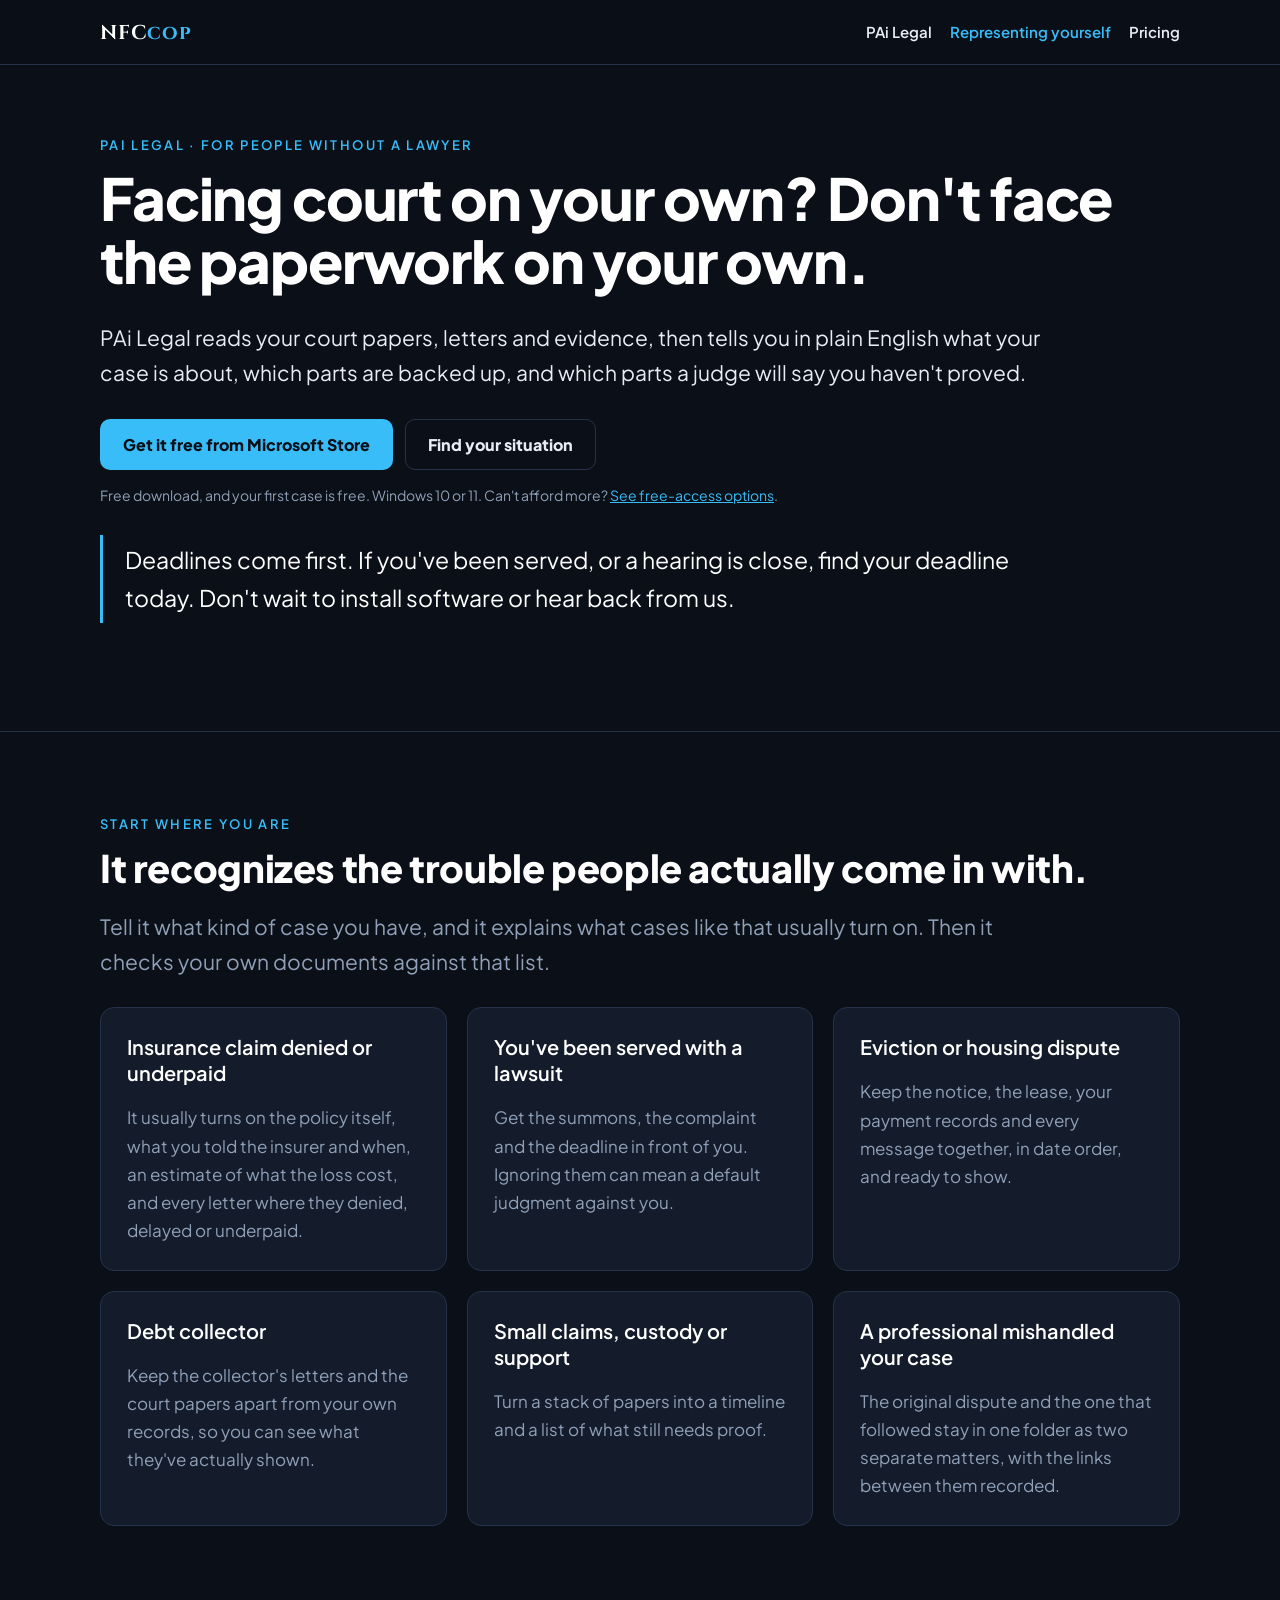
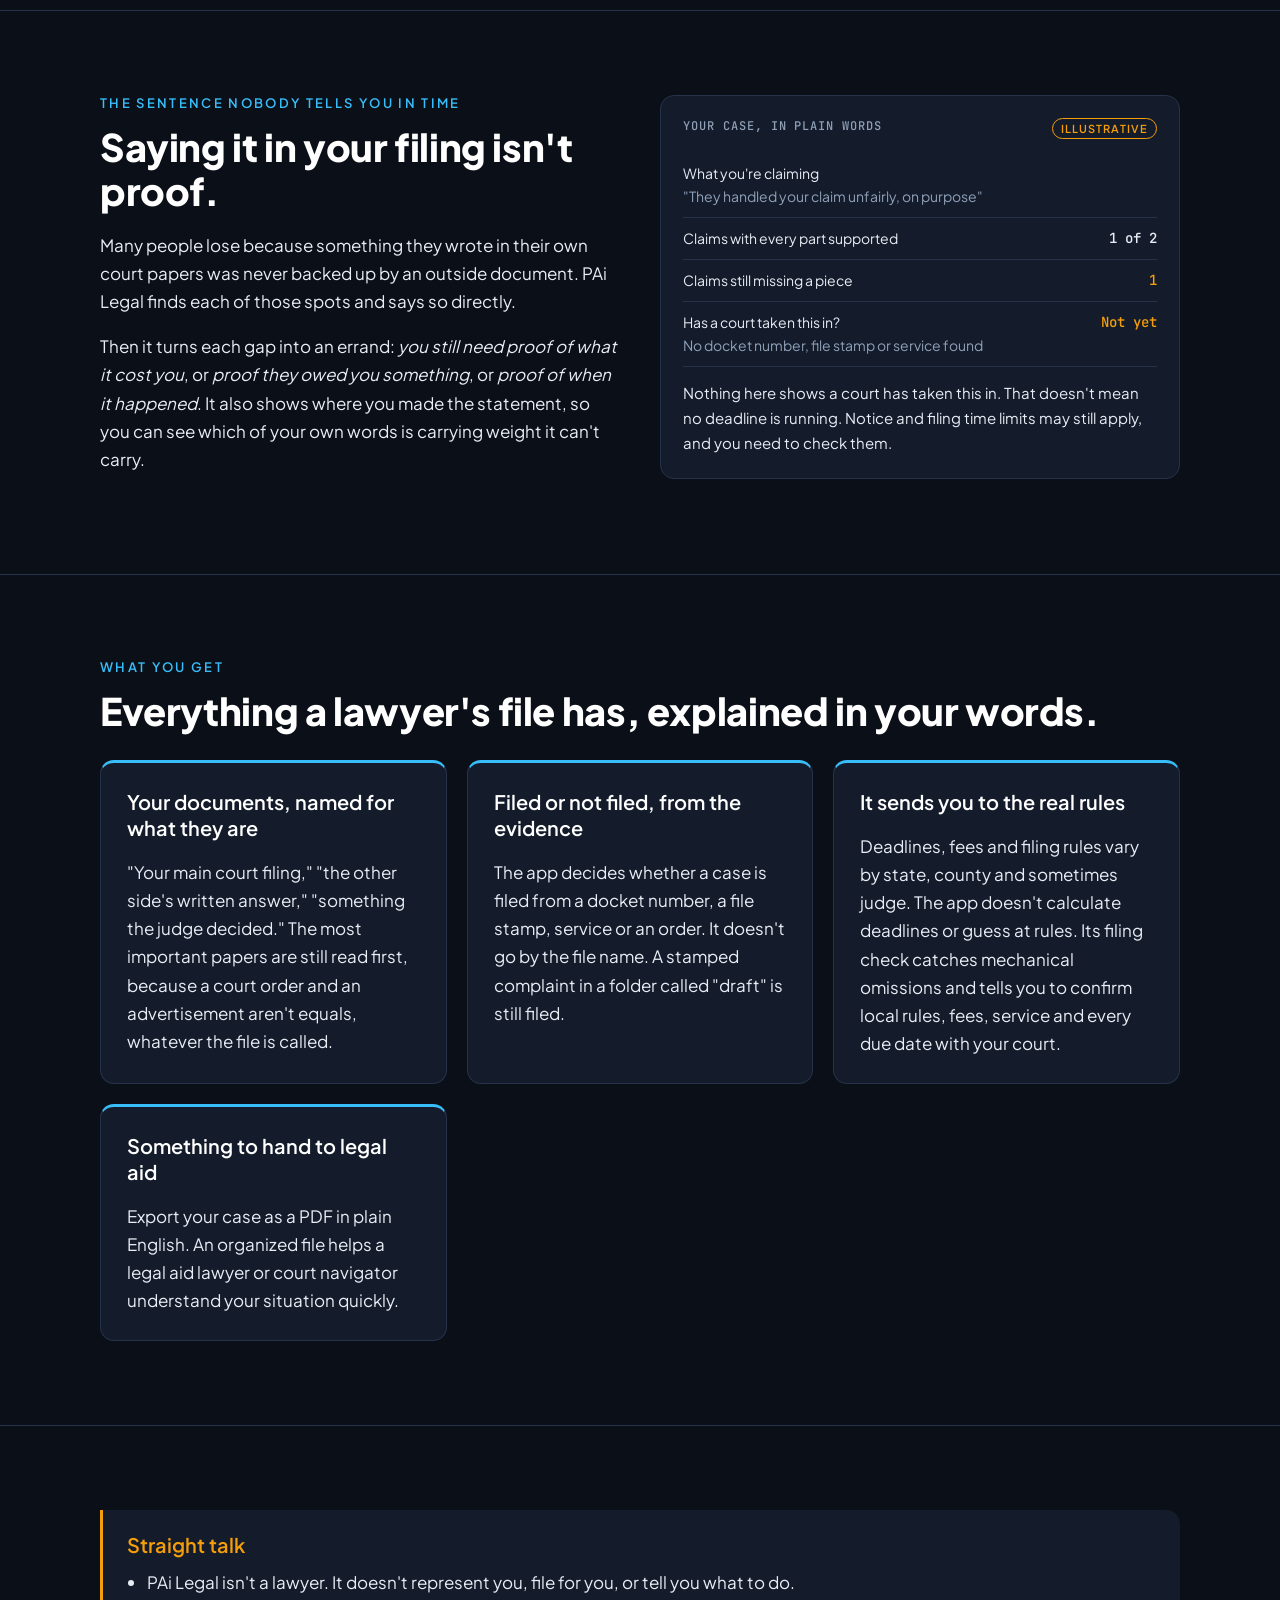
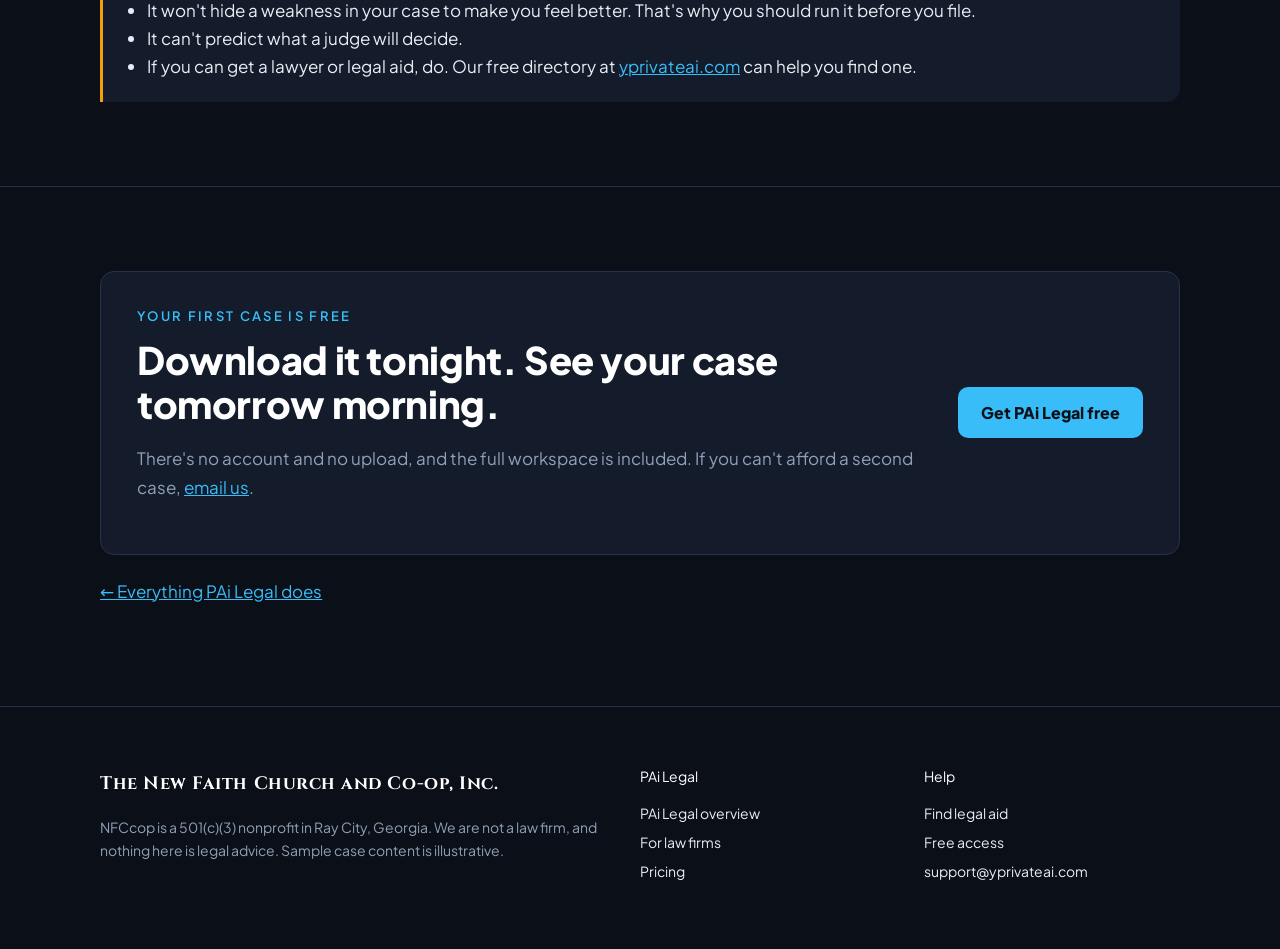
<file: pai-legal-self-represented.html>
<!doctype html>
<html lang="en">
<head>
<meta charset="utf-8">
<meta name="viewport" content="width=device-width,initial-scale=1">
<title>Representing Yourself in Court? PAi Legal | NFCcop</title>
<meta name="description" content="Organize court papers, identify missing proof, search legal records and prepare a case file with PAi Legal on your Windows computer.">
<meta name="robots" content="index,follow,max-image-preview:large">
<link rel="canonical" href="https://nfccop.org/pai-legal-self-represented.html">
<meta property="og:title" content="Representing yourself? See what your case still needs.">
<meta property="og:description" content="Plain-English case organizer for Windows. Your first case is free.">
<meta property="og:url" content="https://nfccop.org/pai-legal-self-represented.html">
<meta property="og:type" content="website">
<meta property="og:site_name" content="NFCcop">
<meta name="twitter:card" content="summary">
<meta name="twitter:title" content="Organize Your Court Case Privately | PAi Legal">
<meta name="twitter:description" content="Organize court papers, find evidence gaps and prepare a reviewable case file on your Windows computer.">
<script type="application/ld+json">{"@context":"https://schema.org","@type":"WebPage","name":"PAi Legal for Self-Represented People","url":"https://nfccop.org/pai-legal-self-represented.html","description":"A plain-language PAi Legal workflow for organizing court papers, identifying missing proof and preparing a reviewable case file.","isPartOf":{"@type":"WebSite","name":"NFCcop","url":"https://nfccop.org/"},"about":{"@type":"SoftwareApplication","name":"PAi Legal","operatingSystem":"Windows 10, Windows 11","applicationCategory":"BusinessApplication","url":"https://nfccop.org/pai-legal.html"}}</script>
<style>
/* NFCcop software sales site. Brand: marketing/youtube/brand/brand-guide.md */
@font-face{font-family:"Cinzel";src:url([data-uri]) format("woff2");font-weight:700;font-display:swap}
@font-face{font-family:"Jakarta";src:url([data-uri]) format("woff2");font-weight:400;font-display:swap}
@font-face{font-family:"Jakarta";src:url([data-uri]) format("woff2");font-weight:600;font-display:swap}
@font-face{font-family:"Jakarta";src:url([data-uri]) format("woff2");font-weight:800;font-display:swap}
@font-face{font-family:"JBMono";src:url([data-uri]) format("woff2");font-weight:500;font-display:swap}

:root{
  --ink:#0B0F17;--panel:#141C2B;--panel-2:#1B2538;--line:#26324A;
  --signal:#38BDF8;--signal-dim:#0EA5E9;--paper:#E8EDF5;--muted:#8FA0B8;
  --caution:#F59E0B;--white:#FFFFFF;
  --serif:"Cinzel",Georgia,serif;--sans:"Jakarta",system-ui,Arial,sans-serif;--mono:"JBMono",ui-monospace,Consolas,monospace;
  --max:1120px;--r:14px;
}
*{box-sizing:border-box}
html{scroll-behavior:smooth}
body{margin:0;background:var(--ink);color:var(--paper);font:400 17px/1.65 var(--sans);-webkit-font-smoothing:antialiased}
a{color:var(--signal)}
a:hover{color:var(--white)}
img{max-width:100%}
.wrap{max-width:var(--max);margin:0 auto;padding:0 20px}
.skip{position:absolute;left:-999px}.skip:focus{left:16px;top:16px;background:var(--white);color:var(--ink);padding:8px 12px;z-index:9}

/* header */
.top{position:sticky;top:0;z-index:5;background:rgba(11,15,23,.92);backdrop-filter:blur(8px);border-bottom:1px solid var(--line)}
.top .wrap{display:flex;align-items:center;gap:20px;min-height:64px}
.brand{font:700 20px var(--serif);color:var(--white);text-decoration:none;letter-spacing:.04em;margin-right:auto}
.brand span{color:var(--signal)}
.nav{display:flex;gap:18px;flex-wrap:wrap}
.nav a{color:var(--paper);text-decoration:none;font-weight:600;font-size:15px}
.nav a:hover,.nav a[aria-current]{color:var(--signal)}
@media (max-width:720px){.nav .hide-sm{display:none}}

/* type */
h1,h2,h3{color:var(--white);line-height:1.15;margin:0 0 .5em}
h1{font:800 clamp(34px,5.4vw,58px)/1.08 var(--sans);letter-spacing:-.02em}
h2{font:800 clamp(26px,3.4vw,38px)/1.15 var(--sans);letter-spacing:-.01em}
h3{font:600 20px/1.3 var(--sans)}
.over{font:600 13px var(--sans);letter-spacing:.18em;text-transform:uppercase;color:var(--signal);margin:0 0 14px}
.lead{font-size:clamp(18px,2vw,21px);color:var(--paper);max-width:46em}
.muted{color:var(--muted)}
.mono,.price{font-family:var(--mono)}
.name{font-family:var(--serif);letter-spacing:.03em}

/* sections */
section{padding:84px 0;border-top:1px solid var(--line)}
section.hero{border-top:0;padding:72px 0 80px}
.grid{display:grid;gap:20px}
.g2{grid-template-columns:repeat(auto-fit,minmax(300px,1fr))}
.g3{grid-template-columns:repeat(auto-fit,minmax(260px,1fr))}
.card{background:var(--panel);border:1px solid var(--line);border-radius:var(--r);padding:26px}
.card.feature{border-top:3px solid var(--signal)}
.card p:last-child{margin-bottom:0}
.rule{width:56px;height:2px;background:var(--signal);border:0;margin:0 0 22px}

/* buttons */
.ctas{display:flex;gap:12px;flex-wrap:wrap;margin:28px 0 14px}
.btn{display:inline-flex;align-items:center;gap:8px;padding:14px 22px;border-radius:10px;font:700 16px var(--sans);text-decoration:none;border:1px solid transparent;cursor:pointer}
.btn-primary{background:var(--signal);color:var(--ink)}
.btn-primary:hover{background:var(--white);color:var(--ink)}
.btn-ghost{border-color:var(--line);color:var(--paper);background:transparent}
.btn-ghost:hover{border-color:var(--signal);color:var(--white)}
.fine{font-size:14px;color:var(--muted)}

/* hero */
.hero-grid{display:grid;grid-template-columns:1.15fr .85fr;gap:48px;align-items:center}
@media (max-width:900px){.hero-grid{grid-template-columns:1fr}}
.doc{background:var(--panel);border:1px solid var(--line);border-radius:var(--r);padding:22px;font-size:14px}
.doc-h{display:flex;justify-content:space-between;color:var(--muted);font:500 12px var(--mono);text-transform:uppercase;letter-spacing:.08em;margin-bottom:14px}
.doc table{width:100%;border-collapse:collapse}
.doc td{padding:9px 0;border-bottom:1px solid var(--line);vertical-align:top}
.doc td:last-child{text-align:right;font-family:var(--mono);white-space:nowrap;padding-left:10px}
.doc tr.add td{color:var(--signal)}
.doc tr.tot td{border-bottom:0;font-weight:700;color:var(--white);padding-top:14px}
.tag{display:inline-block;font:600 11px var(--sans);letter-spacing:.1em;text-transform:uppercase;padding:3px 8px;border-radius:999px;border:1px solid currentColor}
.tag.caution{color:var(--caution)}
.tag.sig{color:var(--signal)}

/* product cards */
.prod{display:flex;flex-direction:column}
.prod h3{font:700 24px var(--serif);letter-spacing:.03em}
.prod .for{color:var(--signal);font-weight:600;margin:-4px 0 12px}
.prod ul{padding-left:20px;margin:0 0 18px}
.prod .foot{margin-top:auto;display:flex;align-items:baseline;justify-content:space-between;gap:12px;flex-wrap:wrap;padding-top:16px;border-top:1px solid var(--line)}
.prod .foot .price{color:var(--white);font-size:18px}

/* steps */
.steps{counter-reset:s;list-style:none;padding:0;margin:0;display:grid;gap:14px;grid-template-columns:repeat(auto-fit,minmax(min(300px,100%),1fr))}
.steps li{background:var(--panel);border:1px solid var(--line);border-radius:var(--r);padding:22px 22px 22px 66px;position:relative}
.steps li::before{counter-increment:s;content:counter(s);position:absolute;left:20px;top:20px;width:32px;height:32px;border-radius:50%;border:1px solid var(--signal);color:var(--signal);font:500 15px/30px var(--mono);text-align:center}
.steps b{color:var(--white);display:block}

/* pricing */
.plans{display:grid;gap:20px;grid-template-columns:repeat(auto-fit,minmax(250px,1fr))}
.plan{background:var(--panel);border:1px solid var(--line);border-radius:var(--r);padding:28px;display:flex;flex-direction:column}
.plan.best{border-color:var(--signal);box-shadow:0 0 0 1px var(--signal) inset}
.plan .amt{font:500 46px/1 var(--mono);color:var(--white);margin:10px 0 4px}
.plan .per{color:var(--muted);font-size:15px;margin-bottom:18px}
.plan ul{padding-left:20px;margin:0 0 22px}
.plan .btn{margin-top:auto;justify-content:center}
table.cmp{width:100%;border-collapse:collapse;font-size:15px}
table.cmp th,table.cmp td{padding:12px 10px;border-bottom:1px solid var(--line);text-align:left;vertical-align:top}
table.cmp th{color:var(--white)}
table.cmp td.y{color:var(--signal);font-family:var(--mono)}
.scroll-x{overflow-x:auto}

/* honesty box */
.limits{border-left:3px solid var(--caution);background:var(--panel);padding:22px 24px;border-radius:0 var(--r) var(--r) 0}
.limits h3{color:var(--caution)}
.limits ul{margin:0;padding-left:20px}

/* two-voice comparison (PAi Legal) */
.voices{display:grid;grid-template-columns:1fr 1fr;gap:0;border:1px solid var(--line);border-radius:var(--r);overflow:hidden}
.voices > div{padding:22px}
.voices > div + div{border-left:1px solid var(--line);background:var(--panel-2)}
.voices h4{margin:0 0 12px;font:600 12px var(--mono);letter-spacing:.1em;text-transform:uppercase;color:var(--muted)}
.voices ul{list-style:none;padding:0;margin:0}
.voices li{padding:9px 0;border-bottom:1px solid var(--line);font-size:15px}
.voices li:last-child{border-bottom:0}
@media (max-width:640px){.voices{grid-template-columns:1fr}.voices > div + div{border-left:0;border-top:1px solid var(--line)}}

/* trust lock ladder */
.locks{display:grid;gap:12px}
.lock{display:grid;grid-template-columns:96px 1fr;gap:18px;align-items:start;background:var(--panel);border:1px solid var(--line);border-radius:12px;padding:18px 20px}
.lock .sym{font:500 18px var(--mono);color:var(--signal);white-space:nowrap}
.lock b{color:var(--white)}
.lock p{margin:4px 0 0;color:var(--muted);font-size:15px}
@media (max-width:520px){.lock{grid-template-columns:1fr;gap:6px}}

/* stat row */
.stats{display:grid;grid-template-columns:repeat(auto-fit,minmax(min(220px,100%),1fr));gap:0;border:1px solid var(--line);border-radius:var(--r);overflow:hidden;margin-top:44px}
.stat{padding:24px;background:var(--panel)}
.stat + .stat{border-left:1px solid var(--line)}
.stat .n{font:500 clamp(30px,3.6vw,42px)/1 var(--mono);color:var(--white)}
.stat .l{color:var(--muted);font-size:15px;margin-top:8px}
@media (max-width:700px){.stat + .stat{border-left:0;border-top:1px solid var(--line)}}

/* server diagram */
.rack{background:var(--panel);border:1px solid var(--line);border-radius:var(--r);padding:22px}
.rack .edge{border:1px dashed var(--caution);border-radius:12px;padding:16px;position:relative}
.rack .edge-l{position:absolute;top:-10px;left:14px;background:var(--panel);padding:0 8px;font:600 11px var(--mono);letter-spacing:.1em;text-transform:uppercase;color:var(--caution)}
.rack .unit{display:flex;justify-content:space-between;gap:12px;border:1px solid var(--line);background:var(--ink);border-radius:8px;padding:11px 14px;margin-top:10px;font-size:15px}
.rack .unit span:last-child{font-family:var(--mono);color:var(--signal);white-space:nowrap}
.rack .ws{display:grid;grid-template-columns:repeat(3,1fr);gap:8px;margin-top:14px}
.rack .ws div{border:1px solid var(--line);border-radius:8px;padding:8px;text-align:center;font-size:13px;color:var(--muted)}
.rack .off{margin-top:14px;text-align:center;font:500 13px var(--mono);color:var(--muted)}

/* quote callout */
.callout{border-left:3px solid var(--signal);padding:6px 0 6px 22px;font-size:clamp(19px,2.2vw,23px);color:var(--white);margin:28px 0;max-width:40em}

/* faq */
details{background:var(--panel);border:1px solid var(--line);border-radius:12px;padding:16px 20px;margin-bottom:10px}
summary{cursor:pointer;font-weight:600;color:var(--white)}
details p{margin:12px 0 0}

/* band */
.band{background:var(--panel);border:1px solid var(--line);border-radius:var(--r);padding:36px;display:grid;grid-template-columns:1fr auto;gap:24px;align-items:center}
@media (max-width:760px){.band{grid-template-columns:1fr;padding:26px}}

/* footer */
footer{border-top:1px solid var(--line);padding:44px 0 60px;color:var(--muted);font-size:14px}
footer .cols{display:grid;gap:28px;grid-template-columns:2fr 1fr 1fr}
@media (max-width:720px){footer .cols{grid-template-columns:1fr}}
footer a{color:var(--paper);text-decoration:none}footer a:hover{color:var(--signal)}
footer ul{list-style:none;padding:0;margin:0}footer li{margin:6px 0}

</style>
</head>
<body>
<a class="skip" href="#main">Skip to content</a>
<header class="top"><div class="wrap">
  <a class="brand" href="./">NFC<span>cop</span></a>
  <nav class="nav" aria-label="Main">
    <a href="pai-legal.html">PAi Legal</a>
    <a href="pai-legal-self-represented.html" aria-current="page" class="hide-sm">Representing yourself</a>
    <a href="pai-legal.html#pricing">Pricing</a>
  </nav>
</div></header>

<main id="main">
<section class="hero"><div class="wrap">
  <p class="over">PAi Legal · For people without a lawyer</p>
  <h1>Facing court on your own? Don't face the paperwork on your own.</h1>
  <p class="lead">PAi Legal reads your court papers, letters and evidence, then tells you in plain English what your case is about, which parts are backed up, and which parts a judge will say you haven't proved.</p>
  <div class="ctas">
    <a class="btn btn-primary" href="https://apps.microsoft.com/detail/9NP4XL1MRXP8?cid=nfccop-legal-prose-hero">Get it free from Microsoft Store</a>
    <a class="btn btn-ghost" href="#situations">Find your situation</a>
  </div>
  <p class="fine">Free download, and your first case is free. Windows 10 or 11. Can't afford more? <a href="disaster-relief.html">See free-access options</a>.</p>
  <p class="callout">Deadlines come first. If you've been served, or a hearing is close, find your deadline today. Don't wait to install software or hear back from us.</p>
</div></section>

<section id="situations"><div class="wrap">
  <p class="over">Start where you are</p>
  <h2>It recognizes the trouble people actually come in with.</h2>
  <p class="lead muted">Tell it what kind of case you have, and it explains what cases like that usually turn on. Then it checks your own documents against that list.</p>
  <div class="grid g3" style="margin-top:28px">
    <div class="card"><h3>Insurance claim denied or underpaid</h3><p class="muted">It usually turns on the policy itself, what you told the insurer and when, an estimate of what the loss cost, and every letter where they denied, delayed or underpaid.</p></div>
    <div class="card"><h3>You've been served with a lawsuit</h3><p class="muted">Get the summons, the complaint and the deadline in front of you. Ignoring them can mean a default judgment against you.</p></div>
    <div class="card"><h3>Eviction or housing dispute</h3><p class="muted">Keep the notice, the lease, your payment records and every message together, in date order, and ready to show.</p></div>
    <div class="card"><h3>Debt collector</h3><p class="muted">Keep the collector's letters and the court papers apart from your own records, so you can see what they've actually shown.</p></div>
    <div class="card"><h3>Small claims, custody or support</h3><p class="muted">Turn a stack of papers into a timeline and a list of what still needs proof.</p></div>
    <div class="card"><h3>A professional mishandled your case</h3><p class="muted">The original dispute and the one that followed stay in one folder as two separate matters, with the links between them recorded.</p></div>
  </div>
</div></section>

<section><div class="wrap grid g2" style="align-items:start;gap:40px">
  <div>
    <p class="over">The sentence nobody tells you in time</p>
    <h2>Saying it in your filing isn't proof.</h2>
    <p>Many people lose because something they wrote in their own court papers was never backed up by an outside document. PAi Legal finds each of those spots and says so directly.</p>
    <p>Then it turns each gap into an errand: <i>you still need proof of what it cost you</i>, or <i>proof they owed you something</i>, or <i>proof of when it happened</i>. It also shows where you made the statement, so you can see which of your own words is carrying weight it can't carry.</p>
  </div>
  <figure class="doc" style="margin:0" aria-label="Illustrative plain-language summary">
    <div class="doc-h"><span>Your case, in plain words</span><span class="tag caution">Illustrative</span></div>
    <table>
      <tr><td>What you're claiming<br><span class="muted">"They handled your claim unfairly, on purpose"</span></td><td></td></tr>
      <tr><td>Claims with every part supported</td><td>1 of 2</td></tr>
      <tr><td>Claims still missing a piece</td><td style="color:var(--caution)">1</td></tr>
      <tr><td>Has a court taken this in?<br><span class="muted">No docket number, file stamp or service found</span></td><td style="color:var(--caution)">Not yet</td></tr>
    </table>
    <p style="margin:14px 0 0;font-size:15px">Nothing here shows a court has taken this in. That doesn't mean no deadline is running. Notice and filing time limits may still apply, and you need to check them.</p>
  </figure>
</div></section>

<section><div class="wrap">
  <p class="over">What you get</p>
  <h2>Everything a lawyer's file has, explained in your words.</h2>
  <div class="grid g2" style="margin-top:28px">
    <div class="card feature"><h3>Your documents, named for what they are</h3><p>"Your main court filing," "the other side's written answer," "something the judge decided." The most important papers are still read first, because a court order and an advertisement aren't equals, whatever the file is called.</p></div>
    <div class="card feature"><h3>Filed or not filed, from the evidence</h3><p>The app decides whether a case is filed from a docket number, a file stamp, service or an order. It doesn't go by the file name. A stamped complaint in a folder called "draft" is still filed.</p></div>
    <div class="card feature"><h3>It sends you to the real rules</h3><p>Deadlines, fees and filing rules vary by state, county and sometimes judge. The app doesn't calculate deadlines or guess at rules. Its filing check catches mechanical omissions and tells you to confirm local rules, fees, service and every due date with your court.</p></div>
    <div class="card feature"><h3>Something to hand to legal aid</h3><p>Export your case as a PDF in plain English. An organized file helps a legal aid lawyer or court navigator understand your situation quickly.</p></div>
  </div>
</div></section>

<section><div class="wrap">
  <div class="limits">
    <h3>Straight talk</h3>
    <ul>
      <li>PAi Legal isn't a lawyer. It doesn't represent you, file for you, or tell you what to do.</li>
      <li>It won't hide a weakness in your case to make you feel better. That's why you should run it before you file.</li>
      <li>It can't predict what a judge will decide.</li>
      <li>If you can get a lawyer or legal aid, do. Our free directory at <a href="https://yprivateai.com/legal-help/legal-aid-find-lawyer.html">yprivateai.com</a> can help you find one.</li>
    </ul>
  </div>
</div></section>

<section><div class="wrap">
  <div class="band">
    <div>
      <p class="over">Your first case is free</p>
      <h2>Download it tonight. See your case tomorrow morning.</h2>
      <p class="muted">There's no account and no upload, and the full workspace is included. If you can't afford a second case, <a href="mailto:support@yprivateai.com?subject=Request%20for%20free%20software%20access">email us</a>.</p>
    </div>
    <a class="btn btn-primary" href="https://apps.microsoft.com/detail/9NP4XL1MRXP8?cid=nfccop-legal-prose-footer">Get PAi Legal free</a>
  </div>
  <p style="margin-top:22px"><a href="pai-legal.html">← Everything PAi Legal does</a></p>
</div></section>
</main>

<footer><div class="wrap cols">
  <div>
    <p class="name" style="color:var(--white);font-size:18px">The New Faith Church and Co-op, Inc.</p>
    <p>NFCcop is a 501(c)(3) nonprofit in Ray City, Georgia. We are not a law firm, and nothing here is legal advice. Sample case content is illustrative.</p>
  </div>
  <div><p style="color:var(--white)">PAi Legal</p><ul>
    <li><a href="pai-legal.html">PAi Legal overview</a></li>
    <li><a href="pai-legal.html">For law firms</a></li>
    <li><a href="pai-legal.html#pricing">Pricing</a></li></ul></div>
  <div><p style="color:var(--white)">Help</p><ul>
    <li><a href="https://yprivateai.com/legal-help/legal-aid-find-lawyer.html">Find legal aid</a></li>
    <li><a href="disaster-relief.html">Free access</a></li>
    <li><a href="mailto:support@yprivateai.com">support@yprivateai.com</a></li></ul></div>
</div></footer>
</body>
</html>
</file>
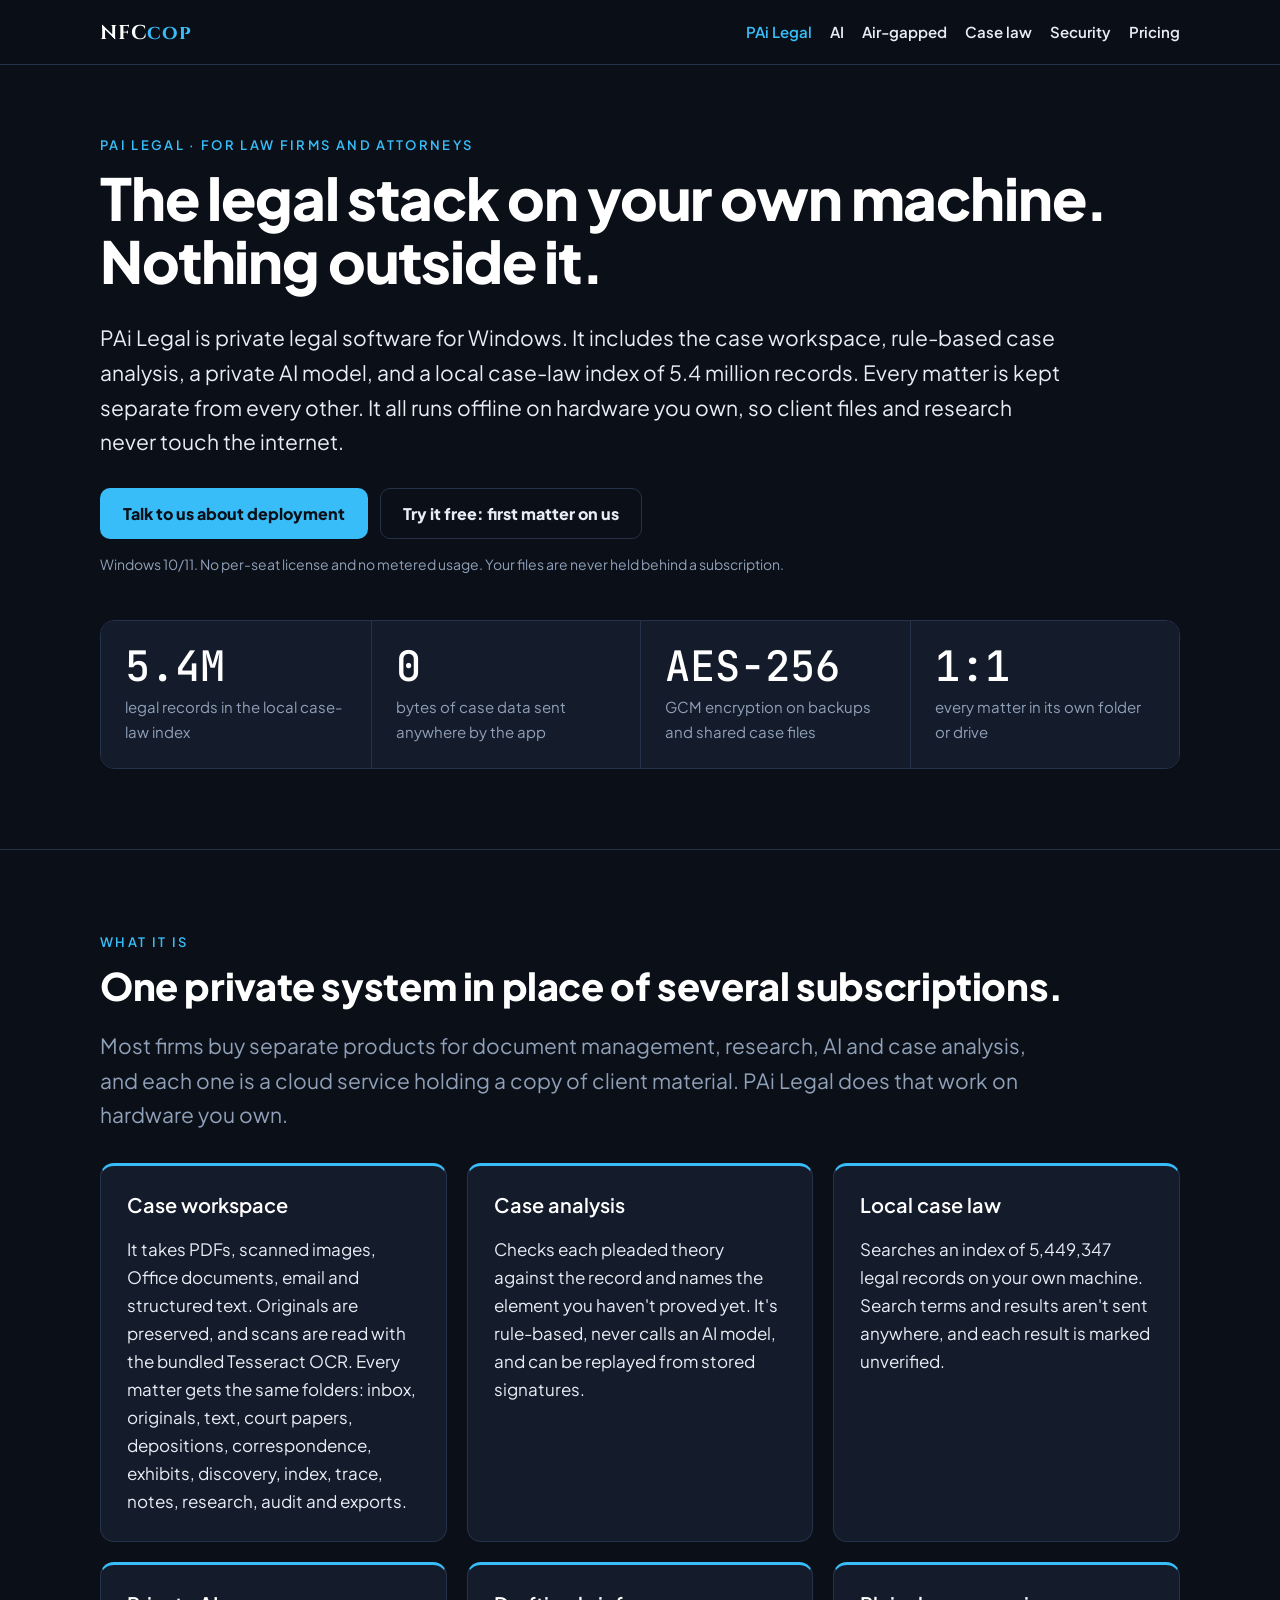
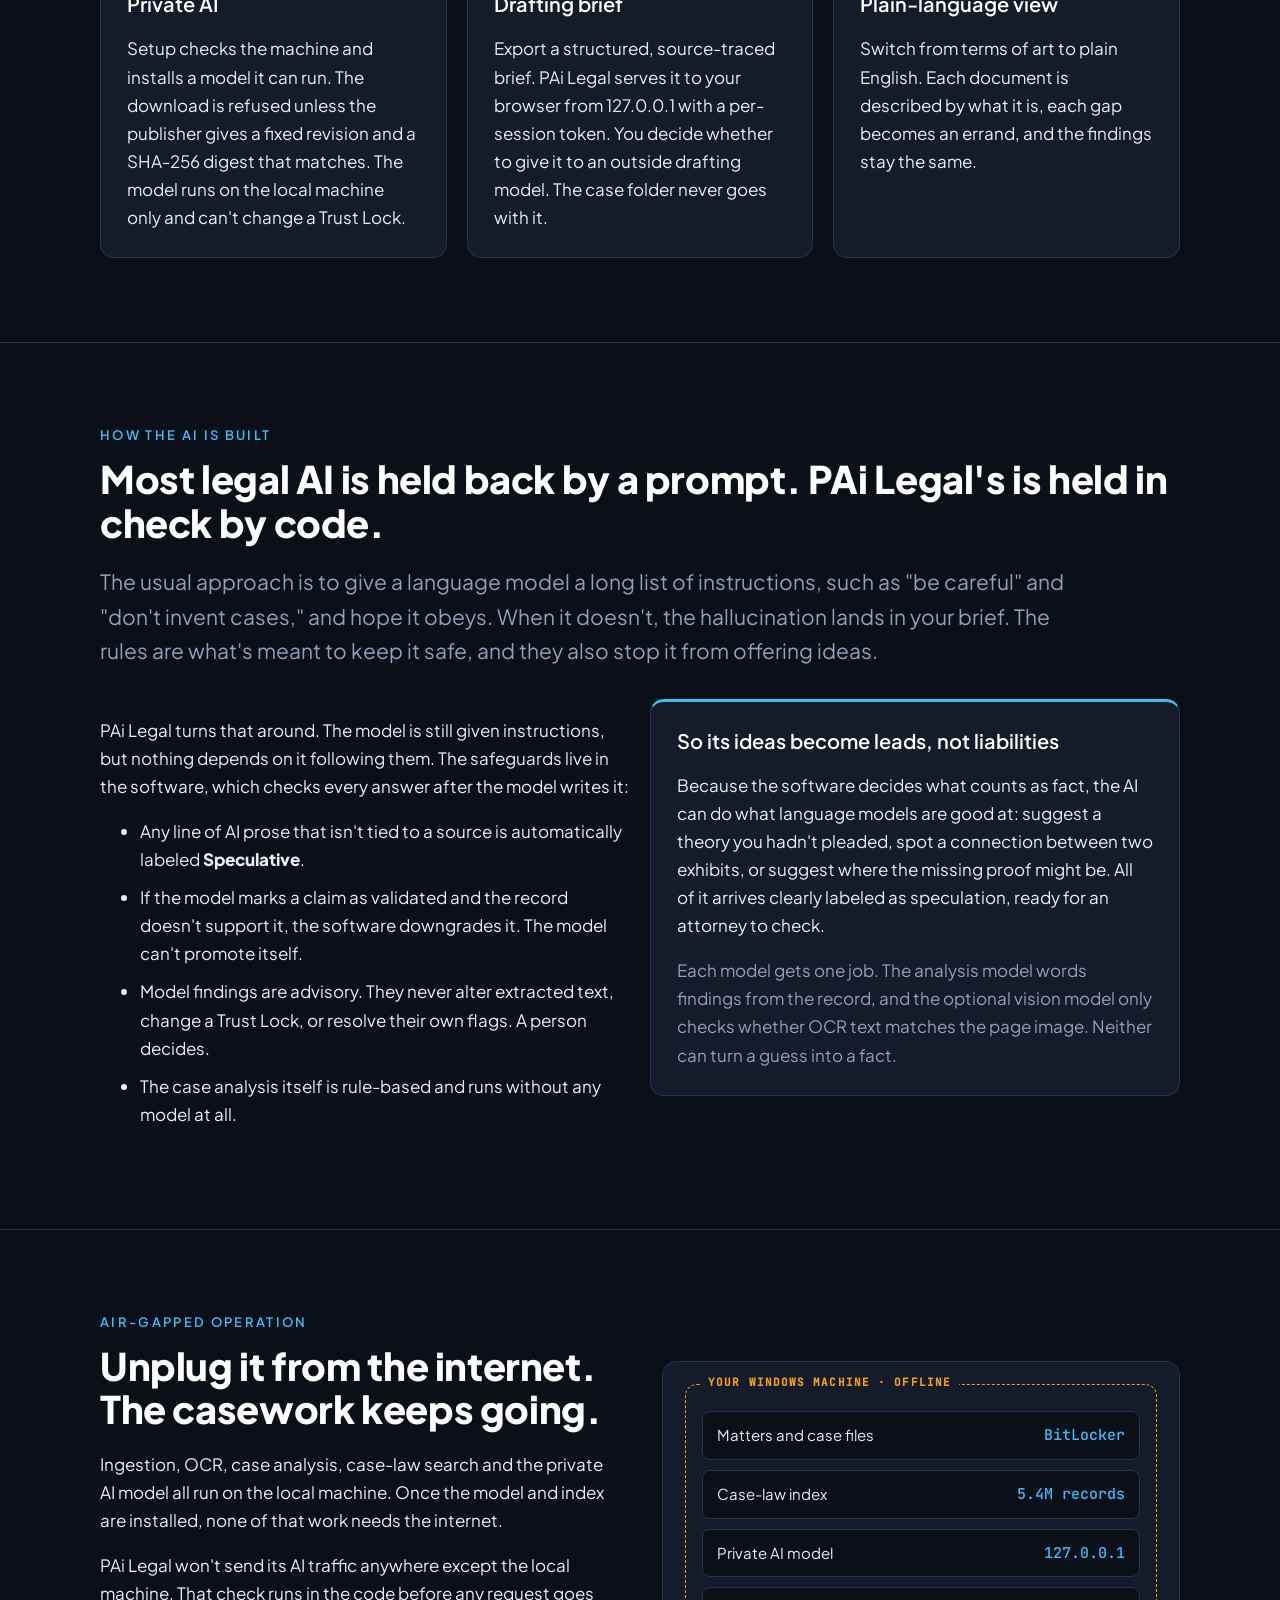
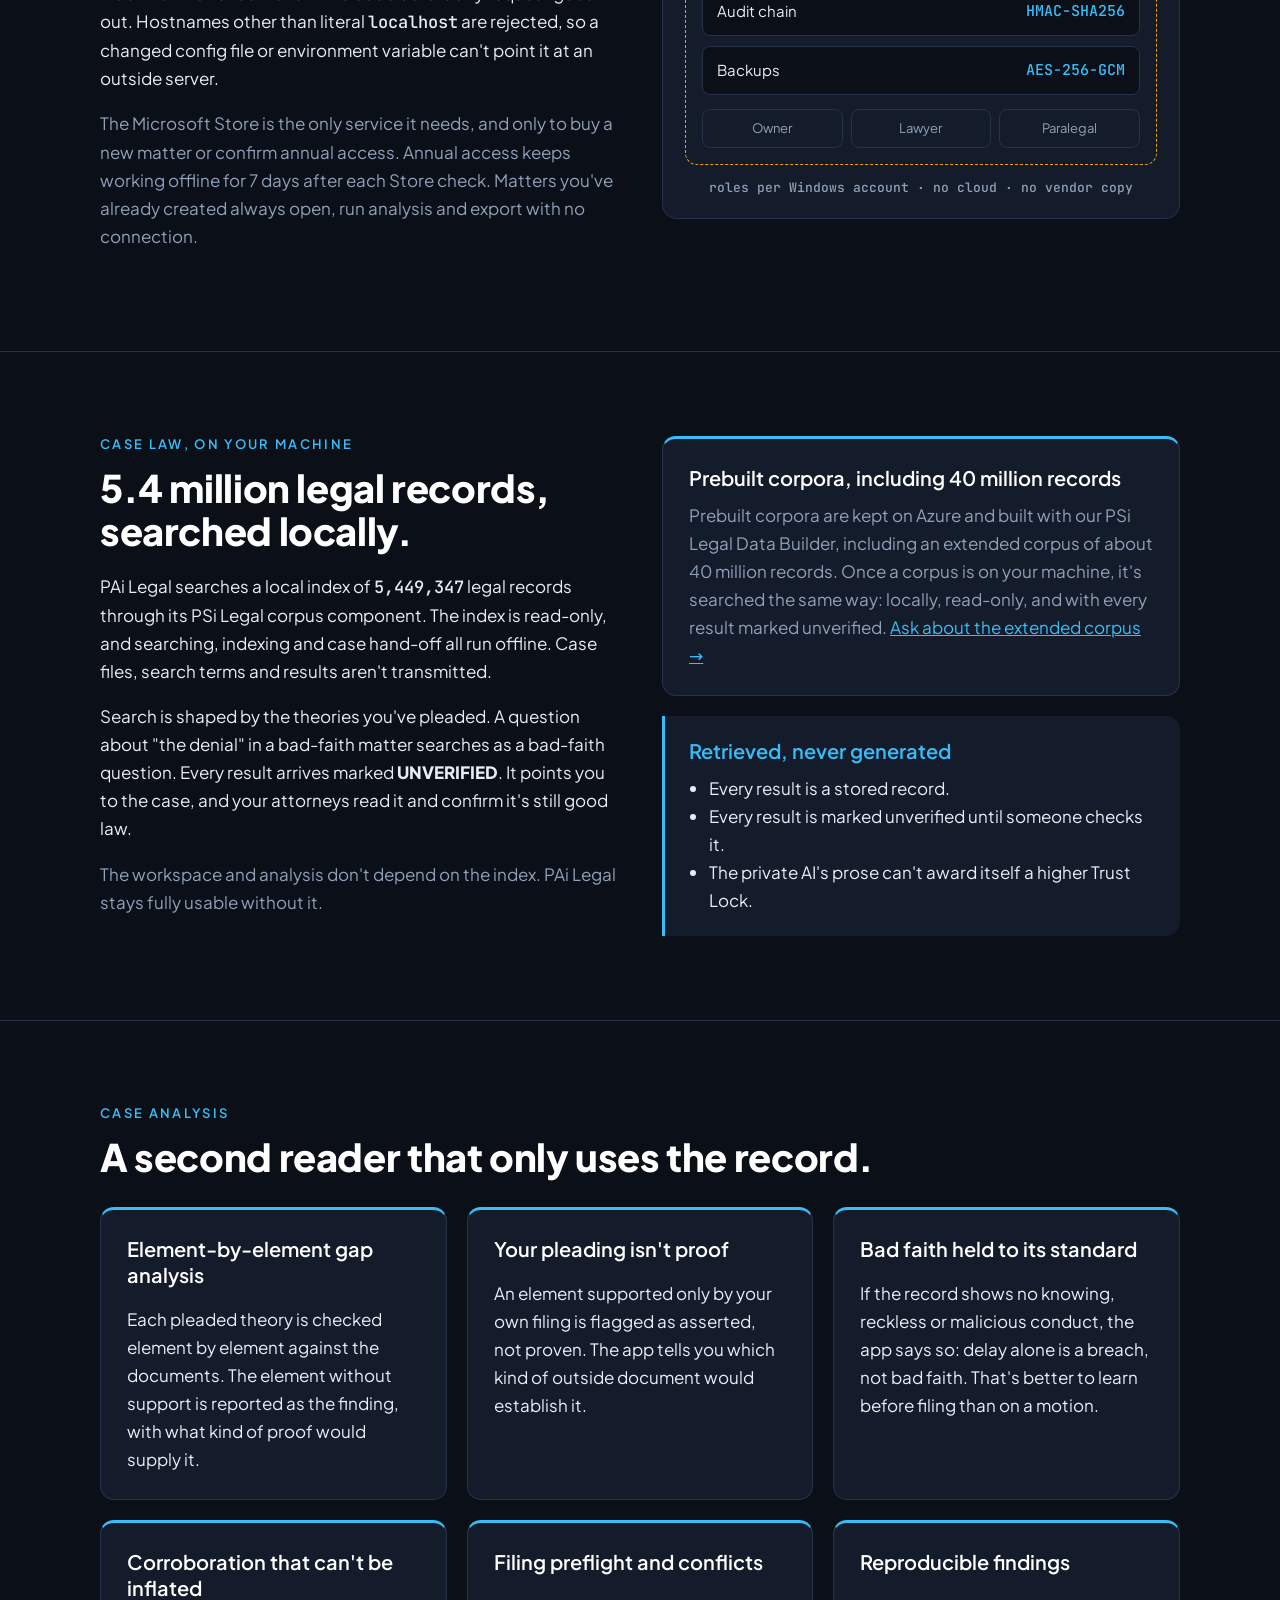
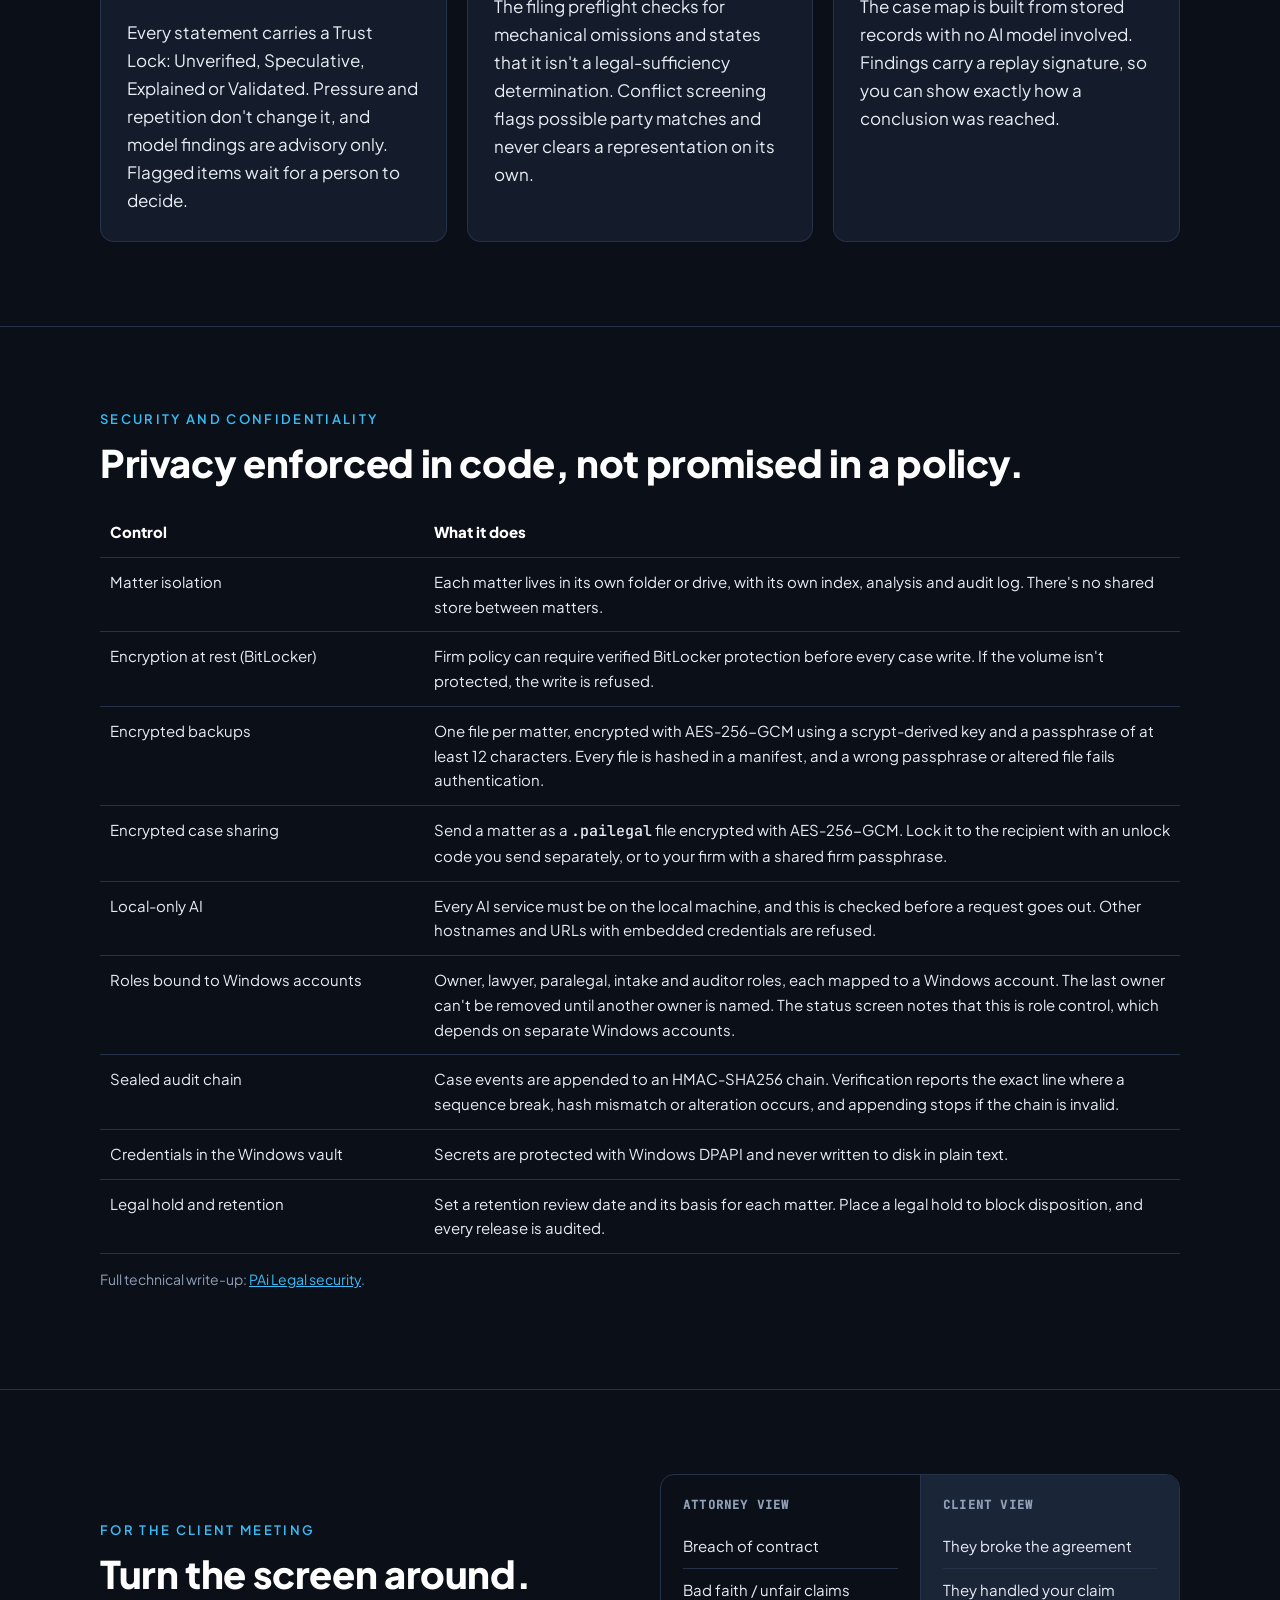
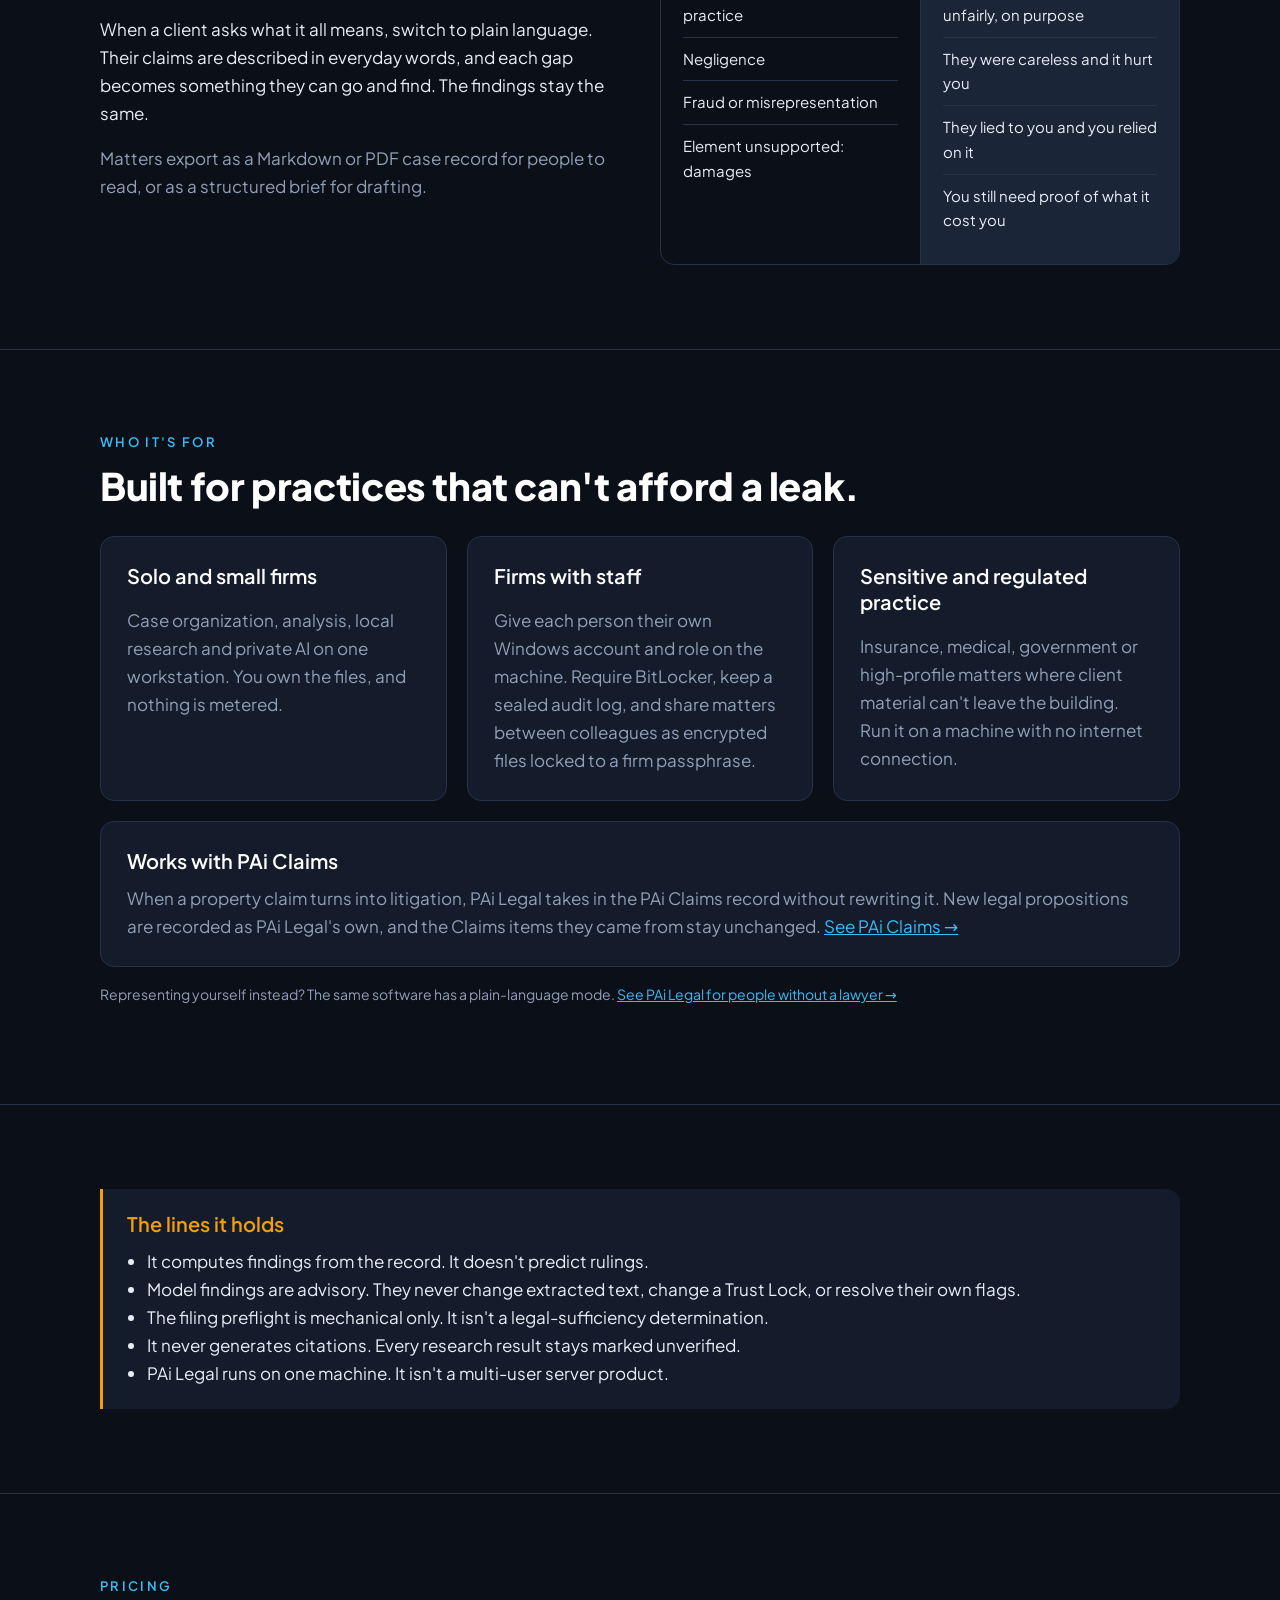
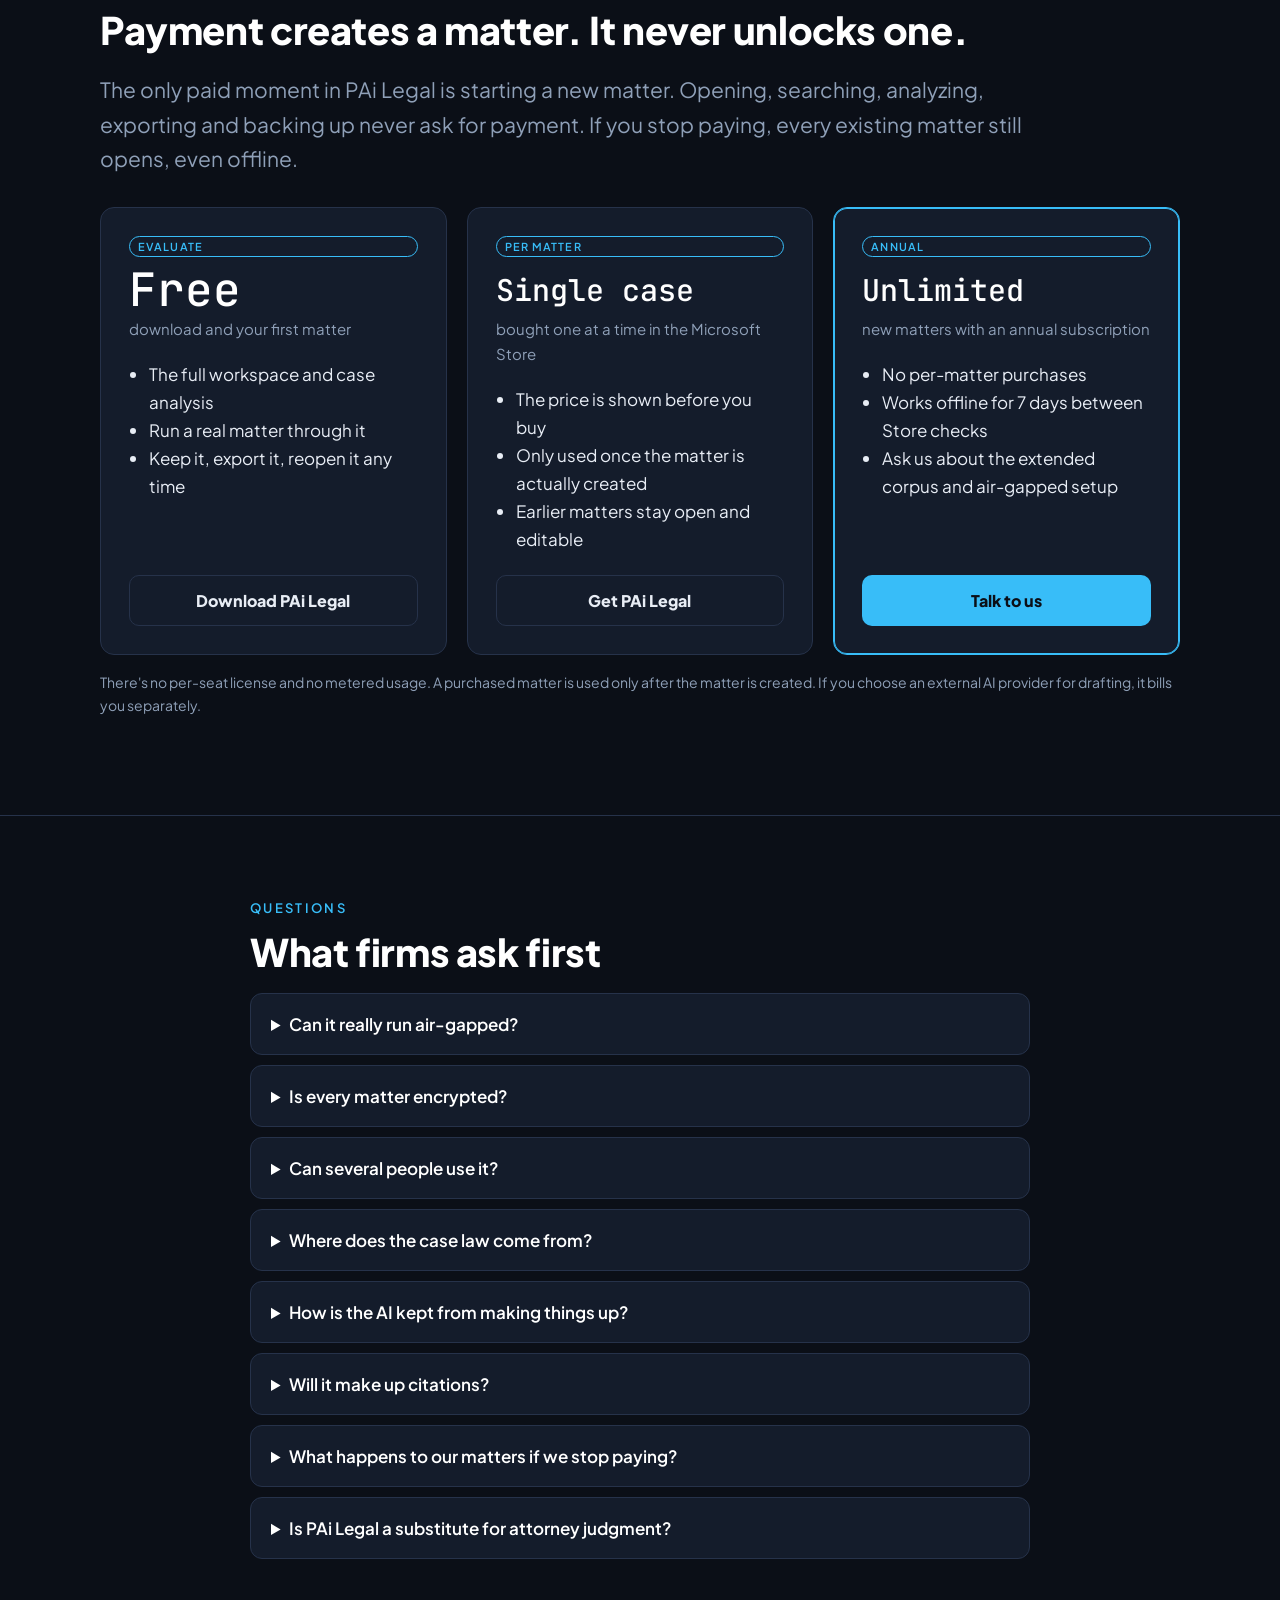
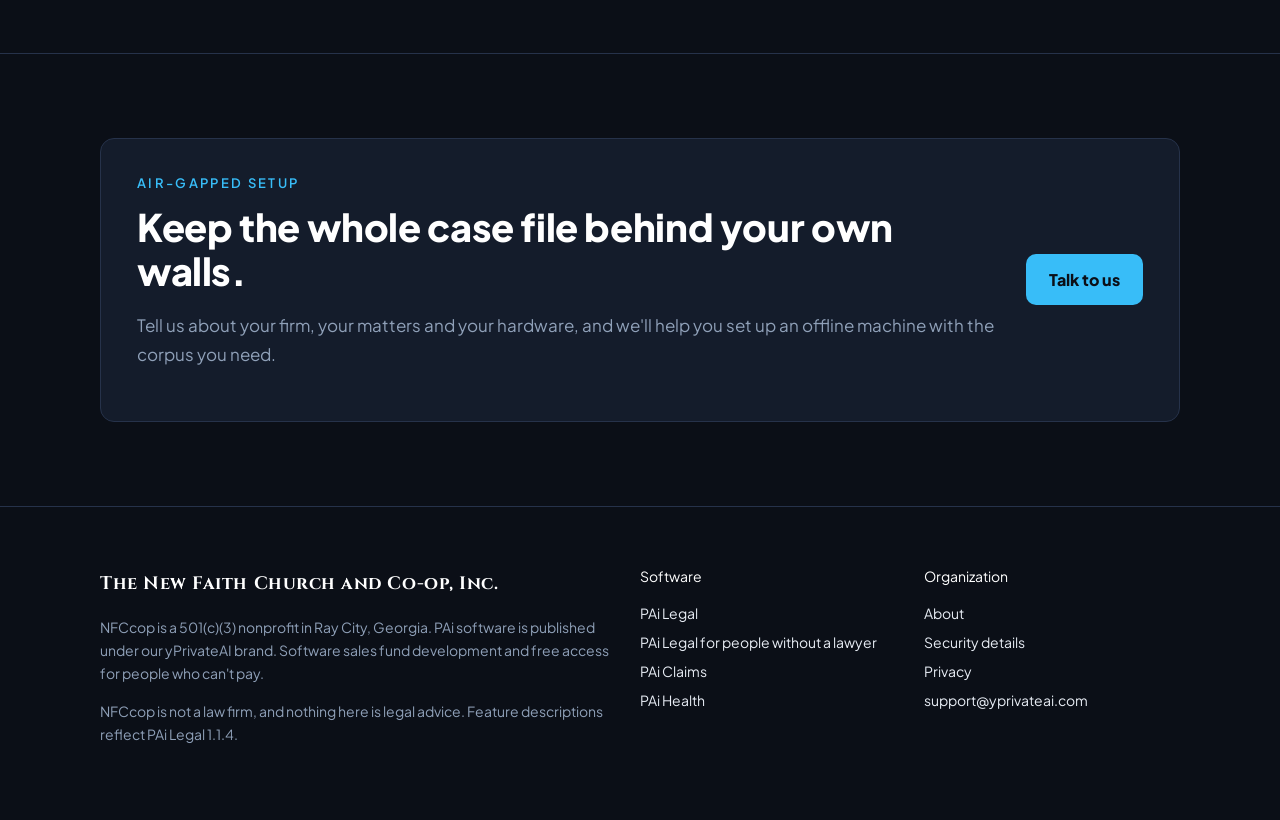
<file: pai-legal.html>
<!doctype html>
<html lang="en">
<head>
<meta charset="utf-8">
<meta name="viewport" content="width=device-width,initial-scale=1">
<title>Private Legal Case Software for Windows | PAi Legal</title>
<meta name="description" content="Private Windows legal software with local AI, case-law search, element analysis, encrypted matter files and air-gapped operation.">
<meta name="robots" content="index,follow,max-image-preview:large">
<link rel="canonical" href="https://nfccop.org/pai-legal.html">
<meta property="og:title" content="PAi Legal: the legal stack on your own machine">
<meta property="og:description" content="Case workspace, case analysis, private AI and a 5.4-million-record case-law index, all running offline on hardware you own.">
<meta property="og:url" content="https://nfccop.org/pai-legal.html">
<meta property="og:type" content="product">
<meta property="og:site_name" content="NFCcop">
<meta name="twitter:card" content="summary">
<meta name="twitter:title" content="Private Legal Case Software for Windows | PAi Legal">
<meta name="twitter:description" content="Local AI, case-law search, evidence analysis and encrypted matter files on your Windows computer.">
<style>
/* NFCcop software sales site. Brand: marketing/youtube/brand/brand-guide.md */
@font-face{font-family:"Cinzel";src:url([data-uri]) format("woff2");font-weight:700;font-display:swap}
@font-face{font-family:"Jakarta";src:url([data-uri]) format("woff2");font-weight:400;font-display:swap}
@font-face{font-family:"Jakarta";src:url([data-uri]) format("woff2");font-weight:600;font-display:swap}
@font-face{font-family:"Jakarta";src:url([data-uri]) format("woff2");font-weight:800;font-display:swap}
@font-face{font-family:"JBMono";src:url([data-uri]) format("woff2");font-weight:500;font-display:swap}

:root{
  --ink:#0B0F17;--panel:#141C2B;--panel-2:#1B2538;--line:#26324A;
  --signal:#38BDF8;--signal-dim:#0EA5E9;--paper:#E8EDF5;--muted:#8FA0B8;
  --caution:#F59E0B;--white:#FFFFFF;
  --serif:"Cinzel",Georgia,serif;--sans:"Jakarta",system-ui,Arial,sans-serif;--mono:"JBMono",ui-monospace,Consolas,monospace;
  --max:1120px;--r:14px;
}
*{box-sizing:border-box}
html{scroll-behavior:smooth}
body{margin:0;background:var(--ink);color:var(--paper);font:400 17px/1.65 var(--sans);-webkit-font-smoothing:antialiased}
a{color:var(--signal)}
a:hover{color:var(--white)}
img{max-width:100%}
.wrap{max-width:var(--max);margin:0 auto;padding:0 20px}
.skip{position:absolute;left:-999px}.skip:focus{left:16px;top:16px;background:var(--white);color:var(--ink);padding:8px 12px;z-index:9}

/* header */
.top{position:sticky;top:0;z-index:5;background:rgba(11,15,23,.92);backdrop-filter:blur(8px);border-bottom:1px solid var(--line)}
.top .wrap{display:flex;align-items:center;gap:20px;min-height:64px}
.brand{font:700 20px var(--serif);color:var(--white);text-decoration:none;letter-spacing:.04em;margin-right:auto}
.brand span{color:var(--signal)}
.nav{display:flex;gap:18px;flex-wrap:wrap}
.nav a{color:var(--paper);text-decoration:none;font-weight:600;font-size:15px}
.nav a:hover,.nav a[aria-current]{color:var(--signal)}
@media (max-width:720px){.nav .hide-sm{display:none}}

/* type */
h1,h2,h3{color:var(--white);line-height:1.15;margin:0 0 .5em}
h1{font:800 clamp(34px,5.4vw,58px)/1.08 var(--sans);letter-spacing:-.02em}
h2{font:800 clamp(26px,3.4vw,38px)/1.15 var(--sans);letter-spacing:-.01em}
h3{font:600 20px/1.3 var(--sans)}
.over{font:600 13px var(--sans);letter-spacing:.18em;text-transform:uppercase;color:var(--signal);margin:0 0 14px}
.lead{font-size:clamp(18px,2vw,21px);color:var(--paper);max-width:46em}
.muted{color:var(--muted)}
.mono,.price{font-family:var(--mono)}
.name{font-family:var(--serif);letter-spacing:.03em}

/* sections */
section{padding:84px 0;border-top:1px solid var(--line)}
section.hero{border-top:0;padding:72px 0 80px}
.grid{display:grid;gap:20px}
.g2{grid-template-columns:repeat(auto-fit,minmax(300px,1fr))}
.g3{grid-template-columns:repeat(auto-fit,minmax(260px,1fr))}
.card{background:var(--panel);border:1px solid var(--line);border-radius:var(--r);padding:26px}
.card.feature{border-top:3px solid var(--signal)}
.card p:last-child{margin-bottom:0}
.rule{width:56px;height:2px;background:var(--signal);border:0;margin:0 0 22px}

/* buttons */
.ctas{display:flex;gap:12px;flex-wrap:wrap;margin:28px 0 14px}
.btn{display:inline-flex;align-items:center;gap:8px;padding:14px 22px;border-radius:10px;font:700 16px var(--sans);text-decoration:none;border:1px solid transparent;cursor:pointer}
.btn-primary{background:var(--signal);color:var(--ink)}
.btn-primary:hover{background:var(--white);color:var(--ink)}
.btn-ghost{border-color:var(--line);color:var(--paper);background:transparent}
.btn-ghost:hover{border-color:var(--signal);color:var(--white)}
.fine{font-size:14px;color:var(--muted)}

/* hero */
.hero-grid{display:grid;grid-template-columns:1.15fr .85fr;gap:48px;align-items:center}
@media (max-width:900px){.hero-grid{grid-template-columns:1fr}}
.doc{background:var(--panel);border:1px solid var(--line);border-radius:var(--r);padding:22px;font-size:14px}
.doc-h{display:flex;justify-content:space-between;color:var(--muted);font:500 12px var(--mono);text-transform:uppercase;letter-spacing:.08em;margin-bottom:14px}
.doc table{width:100%;border-collapse:collapse}
.doc td{padding:9px 0;border-bottom:1px solid var(--line);vertical-align:top}
.doc td:last-child{text-align:right;font-family:var(--mono);white-space:nowrap;padding-left:10px}
.doc tr.add td{color:var(--signal)}
.doc tr.tot td{border-bottom:0;font-weight:700;color:var(--white);padding-top:14px}
.tag{display:inline-block;font:600 11px var(--sans);letter-spacing:.1em;text-transform:uppercase;padding:3px 8px;border-radius:999px;border:1px solid currentColor}
.tag.caution{color:var(--caution)}
.tag.sig{color:var(--signal)}

/* product cards */
.prod{display:flex;flex-direction:column}
.prod h3{font:700 24px var(--serif);letter-spacing:.03em}
.prod .for{color:var(--signal);font-weight:600;margin:-4px 0 12px}
.prod ul{padding-left:20px;margin:0 0 18px}
.prod .foot{margin-top:auto;display:flex;align-items:baseline;justify-content:space-between;gap:12px;flex-wrap:wrap;padding-top:16px;border-top:1px solid var(--line)}
.prod .foot .price{color:var(--white);font-size:18px}

/* steps */
.steps{counter-reset:s;list-style:none;padding:0;margin:0;display:grid;gap:14px;grid-template-columns:repeat(auto-fit,minmax(min(300px,100%),1fr))}
.steps li{background:var(--panel);border:1px solid var(--line);border-radius:var(--r);padding:22px 22px 22px 66px;position:relative}
.steps li::before{counter-increment:s;content:counter(s);position:absolute;left:20px;top:20px;width:32px;height:32px;border-radius:50%;border:1px solid var(--signal);color:var(--signal);font:500 15px/30px var(--mono);text-align:center}
.steps b{color:var(--white);display:block}

/* pricing */
.plans{display:grid;gap:20px;grid-template-columns:repeat(auto-fit,minmax(250px,1fr))}
.plan{background:var(--panel);border:1px solid var(--line);border-radius:var(--r);padding:28px;display:flex;flex-direction:column}
.plan.best{border-color:var(--signal);box-shadow:0 0 0 1px var(--signal) inset}
.plan .amt{font:500 46px/1 var(--mono);color:var(--white);margin:10px 0 4px}
.plan .per{color:var(--muted);font-size:15px;margin-bottom:18px}
.plan ul{padding-left:20px;margin:0 0 22px}
.plan .btn{margin-top:auto;justify-content:center}
table.cmp{width:100%;border-collapse:collapse;font-size:15px}
table.cmp th,table.cmp td{padding:12px 10px;border-bottom:1px solid var(--line);text-align:left;vertical-align:top}
table.cmp th{color:var(--white)}
table.cmp td.y{color:var(--signal);font-family:var(--mono)}
.scroll-x{overflow-x:auto}

/* honesty box */
.limits{border-left:3px solid var(--caution);background:var(--panel);padding:22px 24px;border-radius:0 var(--r) var(--r) 0}
.limits h3{color:var(--caution)}
.limits ul{margin:0;padding-left:20px}

/* two-voice comparison (PAi Legal) */
.voices{display:grid;grid-template-columns:1fr 1fr;gap:0;border:1px solid var(--line);border-radius:var(--r);overflow:hidden}
.voices > div{padding:22px}
.voices > div + div{border-left:1px solid var(--line);background:var(--panel-2)}
.voices h4{margin:0 0 12px;font:600 12px var(--mono);letter-spacing:.1em;text-transform:uppercase;color:var(--muted)}
.voices ul{list-style:none;padding:0;margin:0}
.voices li{padding:9px 0;border-bottom:1px solid var(--line);font-size:15px}
.voices li:last-child{border-bottom:0}
@media (max-width:640px){.voices{grid-template-columns:1fr}.voices > div + div{border-left:0;border-top:1px solid var(--line)}}

/* trust lock ladder */
.locks{display:grid;gap:12px}
.lock{display:grid;grid-template-columns:96px 1fr;gap:18px;align-items:start;background:var(--panel);border:1px solid var(--line);border-radius:12px;padding:18px 20px}
.lock .sym{font:500 18px var(--mono);color:var(--signal);white-space:nowrap}
.lock b{color:var(--white)}
.lock p{margin:4px 0 0;color:var(--muted);font-size:15px}
@media (max-width:520px){.lock{grid-template-columns:1fr;gap:6px}}

/* stat row */
.stats{display:grid;grid-template-columns:repeat(auto-fit,minmax(min(220px,100%),1fr));gap:0;border:1px solid var(--line);border-radius:var(--r);overflow:hidden;margin-top:44px}
.stat{padding:24px;background:var(--panel)}
.stat + .stat{border-left:1px solid var(--line)}
.stat .n{font:500 clamp(30px,3.6vw,42px)/1 var(--mono);color:var(--white)}
.stat .l{color:var(--muted);font-size:15px;margin-top:8px}
@media (max-width:700px){.stat + .stat{border-left:0;border-top:1px solid var(--line)}}

/* server diagram */
.rack{background:var(--panel);border:1px solid var(--line);border-radius:var(--r);padding:22px}
.rack .edge{border:1px dashed var(--caution);border-radius:12px;padding:16px;position:relative}
.rack .edge-l{position:absolute;top:-10px;left:14px;background:var(--panel);padding:0 8px;font:600 11px var(--mono);letter-spacing:.1em;text-transform:uppercase;color:var(--caution)}
.rack .unit{display:flex;justify-content:space-between;gap:12px;border:1px solid var(--line);background:var(--ink);border-radius:8px;padding:11px 14px;margin-top:10px;font-size:15px}
.rack .unit span:last-child{font-family:var(--mono);color:var(--signal);white-space:nowrap}
.rack .ws{display:grid;grid-template-columns:repeat(3,1fr);gap:8px;margin-top:14px}
.rack .ws div{border:1px solid var(--line);border-radius:8px;padding:8px;text-align:center;font-size:13px;color:var(--muted)}
.rack .off{margin-top:14px;text-align:center;font:500 13px var(--mono);color:var(--muted)}

/* quote callout */
.callout{border-left:3px solid var(--signal);padding:6px 0 6px 22px;font-size:clamp(19px,2.2vw,23px);color:var(--white);margin:28px 0;max-width:40em}

/* faq */
details{background:var(--panel);border:1px solid var(--line);border-radius:12px;padding:16px 20px;margin-bottom:10px}
summary{cursor:pointer;font-weight:600;color:var(--white)}
details p{margin:12px 0 0}

/* band */
.band{background:var(--panel);border:1px solid var(--line);border-radius:var(--r);padding:36px;display:grid;grid-template-columns:1fr auto;gap:24px;align-items:center}
@media (max-width:760px){.band{grid-template-columns:1fr;padding:26px}}

/* footer */
footer{border-top:1px solid var(--line);padding:44px 0 60px;color:var(--muted);font-size:14px}
footer .cols{display:grid;gap:28px;grid-template-columns:2fr 1fr 1fr}
@media (max-width:720px){footer .cols{grid-template-columns:1fr}}
footer a{color:var(--paper);text-decoration:none}footer a:hover{color:var(--signal)}
footer ul{list-style:none;padding:0;margin:0}footer li{margin:6px 0}

</style>
<script type="application/ld+json">
{"@context":"https://schema.org","@type":"SoftwareApplication","name":"PAi Legal","softwareVersion":"1.1.4","operatingSystem":"Windows 10, Windows 11","applicationCategory":"BusinessApplication","audience":{"@type":"BusinessAudience","name":"Law firms and attorneys"},"url":"https://nfccop.org/pai-legal.html","downloadUrl":"https://apps.microsoft.com/detail/9NP4XL1MRXP8","publisher":{"@type":"NGO","name":"The New Faith Church and Co-op, Inc."},
"offers":[{"@type":"Offer","name":"Download and first matter","price":"0","priceCurrency":"USD"}]}
</script>
<script type="application/ld+json">
{"@context":"https://schema.org","@type":"FAQPage","mainEntity":[
{"@type":"Question","name":"Can PAi Legal run air-gapped?","acceptedAnswer":{"@type":"Answer","text":"Yes. Ingestion, OCR, case analysis, the private AI model and case-law search all run locally with no internet connection. Buying a new matter or renewing annual access needs a Microsoft Store connection; existing matters always open offline."}},
{"@type":"Question","name":"Is case law included?","acceptedAnswer":{"@type":"Answer","text":"PAi Legal searches a local index of 5,449,347 legal records through its PSi Legal corpus component. Search runs entirely on your machine."}},
{"@type":"Question","name":"Does PAi Legal generate citations?","acceptedAnswer":{"@type":"Answer","text":"No. Research results are stored records, each marked unverified until an attorney checks it."}}]}
</script>
</head>
<body>
<a class="skip" href="#main">Skip to content</a>
<header class="top"><div class="wrap">
  <a class="brand" href="./">NFC<span>cop</span></a>
  <nav class="nav" aria-label="Main">
    <a href="pai-legal.html" aria-current="page">PAi Legal</a>
    <a href="#ai" class="hide-sm">AI</a>
    <a href="#airgap" class="hide-sm">Air-gapped</a>
    <a href="#research" class="hide-sm">Case law</a>
    <a href="#security" class="hide-sm">Security</a>
    <a href="#pricing">Pricing</a>
  </nav>
</div></header>

<main id="main">
<!-- HERO -->
<section class="hero"><div class="wrap">
  <p class="over">PAi Legal · For law firms and attorneys</p>
  <h1>The legal stack on your own machine. Nothing outside it.</h1>
  <p class="lead">PAi Legal is private legal software for Windows. It includes the case workspace, rule-based case analysis, a private AI model, and a local case-law index of 5.4 million records. Every matter is kept separate from every other. It all runs offline on hardware you own, so client files and research never touch the internet.</p>
  <div class="ctas">
    <a class="btn btn-primary" href="mailto:support@yprivateai.com?subject=PAi%20Legal%20air-gapped%20deployment">Talk to us about deployment</a>
    <a class="btn btn-ghost" href="https://apps.microsoft.com/detail/9NP4XL1MRXP8?cid=nfccop-legal-hero">Try it free: first matter on us</a>
  </div>
  <p class="fine">Windows 10/11. No per-seat license and no metered usage. Your files are never held behind a subscription.</p>
  <div class="stats">
    <div class="stat"><div class="n">5.4M</div><div class="l">legal records in the local case-law index</div></div>
    <div class="stat"><div class="n">0</div><div class="l">bytes of case data sent anywhere by the app</div></div>
    <div class="stat"><div class="n">AES-256</div><div class="l">GCM encryption on backups and shared case files</div></div>
    <div class="stat"><div class="n">1:1</div><div class="l">every matter in its own folder or drive</div></div>
  </div>
</div></section>

<!-- WHAT IT IS -->
<section id="what"><div class="wrap">
  <p class="over">What it is</p>
  <h2>One private system in place of several subscriptions.</h2>
  <p class="lead muted">Most firms buy separate products for document management, research, AI and case analysis, and each one is a cloud service holding a copy of client material. PAi Legal does that work on hardware you own.</p>
  <div class="grid g3" style="margin-top:30px">
    <div class="card feature"><h3>Case workspace</h3><p>It takes PDFs, scanned images, Office documents, email and structured text. Originals are preserved, and scans are read with the bundled Tesseract OCR. Every matter gets the same folders: inbox, originals, text, court papers, depositions, correspondence, exhibits, discovery, index, trace, notes, research, audit and exports.</p></div>
    <div class="card feature"><h3>Case analysis</h3><p>Checks each pleaded theory against the record and names the element you haven't proved yet. It's rule-based, never calls an AI model, and can be replayed from stored signatures.</p></div>
    <div class="card feature"><h3>Local case law</h3><p>Searches an index of 5,449,347 legal records on your own machine. Search terms and results aren't sent anywhere, and each result is marked unverified.</p></div>
    <div class="card feature"><h3>Private AI</h3><p>Setup checks the machine and installs a model it can run. The download is refused unless the publisher gives a fixed revision and a SHA-256 digest that matches. The model runs on the local machine only and can't change a Trust Lock.</p></div>
    <div class="card feature"><h3>Drafting brief</h3><p>Export a structured, source-traced brief. PAi Legal serves it to your browser from 127.0.0.1 with a per-session token. You decide whether to give it to an outside drafting model. The case folder never goes with it.</p></div>
    <div class="card feature"><h3>Plain-language view</h3><p>Switch from terms of art to plain English. Each document is described by what it is, each gap becomes an errand, and the findings stay the same.</p></div>
  </div>
</div></section>

<!-- AI DESIGN -->
<section id="ai"><div class="wrap">
  <p class="over">How the AI is built</p>
  <h2>Most legal AI is held back by a prompt. PAi Legal's is held in check by code.</h2>
  <p class="lead muted">The usual approach is to give a language model a long list of instructions, such as "be careful" and "don't invent cases," and hope it obeys. When it doesn't, the hallucination lands in your brief. The rules are what's meant to keep it safe, and they also stop it from offering ideas.</p>
  <div class="grid g2" style="margin-top:30px;align-items:start">
    <div>
      <p>PAi Legal turns that around. The model is still given instructions, but nothing depends on it following them. The safeguards live in the software, which checks every answer after the model writes it:</p>
      <ul>
        <li style="margin-bottom:10px">Any line of AI prose that isn't tied to a source is automatically labeled <b>Speculative</b>.</li>
        <li style="margin-bottom:10px">If the model marks a claim as validated and the record doesn't support it, the software downgrades it. The model can't promote itself.</li>
        <li style="margin-bottom:10px">Model findings are advisory. They never alter extracted text, change a Trust Lock, or resolve their own flags. A person decides.</li>
        <li>The case analysis itself is rule-based and runs without any model at all.</li>
      </ul>
    </div>
    <div class="card feature">
      <h3>So its ideas become leads, not liabilities</h3>
      <p>Because the software decides what counts as fact, the AI can do what language models are good at: suggest a theory you hadn't pleaded, spot a connection between two exhibits, or suggest where the missing proof might be. All of it arrives clearly labeled as speculation, ready for an attorney to check.</p>
      <p class="muted" style="margin:0">Each model gets one job. The analysis model words findings from the record, and the optional vision model only checks whether OCR text matches the page image. Neither can turn a guess into a fact.</p>
    </div>
  </div>
</div></section>

<!-- AIR GAP -->
<section id="airgap"><div class="wrap grid g2" style="align-items:center;gap:44px">
  <div>
    <p class="over">Air-gapped operation</p>
    <h2>Unplug it from the internet. The casework keeps going.</h2>
    <p>Ingestion, OCR, case analysis, case-law search and the private AI model all run on the local machine. Once the model and index are installed, none of that work needs the internet.</p>
    <p>PAi Legal won't send its AI traffic anywhere except the local machine. That check runs in the code before any request goes out. Hostnames other than literal <span class="mono">localhost</span> are rejected, so a changed config file or environment variable can't point it at an outside server.</p>
    <p class="muted">The Microsoft Store is the only service it needs, and only to buy a new matter or confirm annual access. Annual access keeps working offline for 7 days after each Store check. Matters you've already created always open, run analysis and export with no connection.</p>
  </div>
  <figure class="rack" style="margin:0" aria-label="Diagram of an air-gapped PAi Legal machine">
    <div class="edge"><span class="edge-l">Your Windows machine · offline</span>
      <div class="unit"><span>Matters and case files</span><span>BitLocker</span></div>
      <div class="unit"><span>Case-law index</span><span>5.4M records</span></div>
      <div class="unit"><span>Private AI model</span><span>127.0.0.1</span></div>
      <div class="unit"><span>Audit chain</span><span>HMAC-SHA256</span></div>
      <div class="unit"><span>Backups</span><span>AES-256-GCM</span></div>
      <div class="ws"><div>Owner</div><div>Lawyer</div><div>Paralegal</div></div>
    </div>
    <div class="off">roles per Windows account · no cloud · no vendor copy</div>
  </figure>
</div></section>

<!-- RESEARCH -->
<section id="research"><div class="wrap grid g2" style="align-items:start;gap:44px">
  <div>
    <p class="over">Case law, on your machine</p>
    <h2>5.4 million legal records, searched locally.</h2>
    <p>PAi Legal searches a local index of <span class="mono">5,449,347</span> legal records through its PSi Legal corpus component. The index is read-only, and searching, indexing and case hand-off all run offline. Case files, search terms and results aren't transmitted.</p>
    <p>Search is shaped by the theories you've pleaded. A question about "the denial" in a bad-faith matter searches as a bad-faith question. Every result arrives marked <b>UNVERIFIED</b>. It points you to the case, and your attorneys read it and confirm it's still good law.</p>
    <p class="muted">The workspace and analysis don't depend on the index. PAi Legal stays fully usable without it.</p>
  </div>
  <div>
    <div class="card feature" style="margin-bottom:20px"><h3>Prebuilt corpora, including 40 million records</h3><p class="muted" style="margin:0">Prebuilt corpora are kept on Azure and built with our PSi Legal Data Builder, including an extended corpus of about 40 million records. Once a corpus is on your machine, it's searched the same way: locally, read-only, and with every result marked unverified. <a href="mailto:support@yprivateai.com?subject=PAi%20Legal%20extended%20corpus">Ask about the extended corpus →</a></p></div>
    <div class="limits" style="border-left-color:var(--signal)">
      <h3 style="color:var(--signal)">Retrieved, never generated</h3>
      <ul>
        <li>Every result is a stored record.</li>
        <li>Every result is marked unverified until someone checks it.</li>
        <li>The private AI's prose can't award itself a higher Trust Lock.</li>
      </ul>
    </div>
  </div>
</div></section>

<!-- ANALYSIS -->
<section id="analysis"><div class="wrap">
  <p class="over">Case analysis</p>
  <h2>A second reader that only uses the record.</h2>
  <div class="grid g2" style="margin-top:28px">
    <div class="card feature"><h3>Element-by-element gap analysis</h3><p>Each pleaded theory is checked element by element against the documents. The element without support is reported as the finding, with what kind of proof would supply it.</p></div>
    <div class="card feature"><h3>Your pleading isn't proof</h3><p>An element supported only by your own filing is flagged as asserted, not proven. The app tells you which kind of outside document would establish it.</p></div>
    <div class="card feature"><h3>Bad faith held to its standard</h3><p>If the record shows no knowing, reckless or malicious conduct, the app says so: delay alone is a breach, not bad faith. That's better to learn before filing than on a motion.</p></div>
    <div class="card feature"><h3>Corroboration that can't be inflated</h3><p>Every statement carries a Trust Lock: Unverified, Speculative, Explained or Validated. Pressure and repetition don't change it, and model findings are advisory only. Flagged items wait for a person to decide.</p></div>
    <div class="card feature"><h3>Filing preflight and conflicts</h3><p>The filing preflight checks for mechanical omissions and states that it isn't a legal-sufficiency determination. Conflict screening flags possible party matches and never clears a representation on its own.</p></div>
    <div class="card feature"><h3>Reproducible findings</h3><p>The case map is built from stored records with no AI model involved. Findings carry a replay signature, so you can show exactly how a conclusion was reached.</p></div>
  </div>
</div></section>

<!-- SECURITY -->
<section id="security"><div class="wrap">
  <p class="over">Security and confidentiality</p>
  <h2>Privacy enforced in code, not promised in a policy.</h2>
  <div class="scroll-x" style="margin-top:24px">
    <table class="cmp">
      <tr><th style="width:30%">Control</th><th>What it does</th></tr>
      <tr><td>Matter isolation</td><td>Each matter lives in its own folder or drive, with its own index, analysis and audit log. There's no shared store between matters.</td></tr>
      <tr><td>Encryption at rest (BitLocker)</td><td>Firm policy can require verified BitLocker protection before every case write. If the volume isn't protected, the write is refused.</td></tr>
      <tr><td>Encrypted backups</td><td>One file per matter, encrypted with AES-256-GCM using a scrypt-derived key and a passphrase of at least 12 characters. Every file is hashed in a manifest, and a wrong passphrase or altered file fails authentication.</td></tr>
      <tr><td>Encrypted case sharing</td><td>Send a matter as a <span class="mono">.pailegal</span> file encrypted with AES-256-GCM. Lock it to the recipient with an unlock code you send separately, or to your firm with a shared firm passphrase.</td></tr>
      <tr><td>Local-only AI</td><td>Every AI service must be on the local machine, and this is checked before a request goes out. Other hostnames and URLs with embedded credentials are refused.</td></tr>
      <tr><td>Roles bound to Windows accounts</td><td>Owner, lawyer, paralegal, intake and auditor roles, each mapped to a Windows account. The last owner can't be removed until another owner is named. The status screen notes that this is role control, which depends on separate Windows accounts.</td></tr>
      <tr><td>Sealed audit chain</td><td>Case events are appended to an HMAC-SHA256 chain. Verification reports the exact line where a sequence break, hash mismatch or alteration occurs, and appending stops if the chain is invalid.</td></tr>
      <tr><td>Credentials in the Windows vault</td><td>Secrets are protected with Windows DPAPI and never written to disk in plain text.</td></tr>
      <tr><td>Legal hold and retention</td><td>Set a retention review date and its basis for each matter. Place a legal hold to block disposition, and every release is audited.</td></tr>
    </table>
  </div>
  <p class="fine" style="margin-top:14px">Full technical write-up: <a href="https://yprivateai.com/security.html">PAi Legal security</a>.</p>
</div></section>

<!-- TWO VOICES -->
<section><div class="wrap grid g2" style="align-items:center;gap:40px">
  <div>
    <p class="over">For the client meeting</p>
    <h2>Turn the screen around.</h2>
    <p>When a client asks what it all means, switch to plain language. Their claims are described in everyday words, and each gap becomes something they can go and find. The findings stay the same.</p>
    <p class="muted">Matters export as a Markdown or PDF case record for people to read, or as a structured brief for drafting.</p>
  </div>
  <div class="voices" aria-label="Attorney view versus plain-language view">
    <div><h4>Attorney view</h4><ul>
      <li>Breach of contract</li><li>Bad faith / unfair claims practice</li><li>Negligence</li><li>Fraud or misrepresentation</li><li>Element unsupported: damages</li></ul></div>
    <div><h4>Client view</h4><ul>
      <li>They broke the agreement</li><li>They handled your claim unfairly, on purpose</li><li>They were careless and it hurt you</li><li>They lied to you and you relied on it</li><li>You still need proof of what it cost you</li></ul></div>
  </div>
</div></section>

<!-- WHO -->
<section id="who"><div class="wrap">
  <p class="over">Who it's for</p>
  <h2>Built for practices that can't afford a leak.</h2>
  <div class="grid g3" style="margin-top:28px">
    <div class="card"><h3>Solo and small firms</h3><p class="muted">Case organization, analysis, local research and private AI on one workstation. You own the files, and nothing is metered.</p></div>
    <div class="card"><h3>Firms with staff</h3><p class="muted">Give each person their own Windows account and role on the machine. Require BitLocker, keep a sealed audit log, and share matters between colleagues as encrypted files locked to a firm passphrase.</p></div>
    <div class="card"><h3>Sensitive and regulated practice</h3><p class="muted">Insurance, medical, government or high-profile matters where client material can't leave the building. Run it on a machine with no internet connection.</p></div>
  </div>
  <div class="card" style="margin-top:20px">
    <h3>Works with PAi Claims</h3>
    <p class="muted" style="margin:0">When a property claim turns into litigation, PAi Legal takes in the PAi Claims record without rewriting it. New legal propositions are recorded as PAi Legal's own, and the Claims items they came from stay unchanged. <a href="pai-claims.html">See PAi Claims →</a></p>
  </div>
  <p class="fine" style="margin-top:16px">Representing yourself instead? The same software has a plain-language mode. <a href="pai-legal-self-represented.html">See PAi Legal for people without a lawyer →</a></p>
</div></section>

<!-- LIMITS -->
<section><div class="wrap">
  <div class="limits">
    <h3>The lines it holds</h3>
    <ul>
      <li>It computes findings from the record. It doesn't predict rulings.</li>
      <li>Model findings are advisory. They never change extracted text, change a Trust Lock, or resolve their own flags.</li>
      <li>The filing preflight is mechanical only. It isn't a legal-sufficiency determination.</li>
      <li>It never generates citations. Every research result stays marked unverified.</li>
      <li>PAi Legal runs on one machine. It isn't a multi-user server product.</li>
    </ul>
  </div>
</div></section>

<!-- PRICING -->
<section id="pricing"><div class="wrap">
  <p class="over">Pricing</p>
  <h2>Payment creates a matter. It never unlocks one.</h2>
  <p class="lead muted">The only paid moment in PAi Legal is starting a new matter. Opening, searching, analyzing, exporting and backing up never ask for payment. If you stop paying, every existing matter still opens, even offline.</p>
  <div class="plans" style="margin-top:30px">
    <div class="plan">
      <span class="tag sig">Evaluate</span>
      <div class="amt">Free</div><div class="per">download and your first matter</div>
      <ul><li>The full workspace and case analysis</li><li>Run a real matter through it</li><li>Keep it, export it, reopen it any time</li></ul>
      <a class="btn btn-ghost" href="https://apps.microsoft.com/detail/9NP4XL1MRXP8?cid=nfccop-legal-first">Download PAi Legal</a>
    </div>
    <div class="plan">
      <span class="tag sig">Per matter</span>
      <div class="amt" style="font-size:30px;padding:8px 0">Single case</div><div class="per">bought one at a time in the Microsoft Store</div>
      <ul><li>The price is shown before you buy</li><li>Only used once the matter is actually created</li><li>Earlier matters stay open and editable</li></ul>
      <a class="btn btn-ghost" href="https://apps.microsoft.com/detail/9NP4XL1MRXP8?cid=nfccop-legal-additional">Get PAi Legal</a>
    </div>
    <div class="plan best">
      <span class="tag sig">Annual</span>
      <div class="amt" style="font-size:30px;padding:8px 0">Unlimited</div><div class="per">new matters with an annual subscription</div>
      <ul><li>No per-matter purchases</li><li>Works offline for 7 days between Store checks</li><li>Ask us about the extended corpus and air-gapped setup</li></ul>
      <a class="btn btn-primary" href="mailto:support@yprivateai.com?subject=PAi%20Legal%20annual%20access">Talk to us</a>
    </div>
  </div>
  <p class="fine" style="margin-top:16px">There's no per-seat license and no metered usage. A purchased matter is used only after the matter is created. If you choose an external AI provider for drafting, it bills you separately.</p>
</div></section>

<!-- FAQ -->
<section id="faq"><div class="wrap" style="max-width:820px">
  <p class="over">Questions</p>
  <h2>What firms ask first</h2>
  <details><summary>Can it really run air-gapped?</summary><p>The casework can. Ingestion, OCR, analysis, case-law search and the private AI model all run on the local machine with no connection. Buying a new matter or confirming annual access uses the Microsoft Store, and annual access stays valid offline for 7 days after each check. Existing matters always work offline.</p></details>
  <details><summary>Is every matter encrypted?</summary><p>Every matter is kept in its own folder or drive. On disk, matters are protected by BitLocker, and firm policy can make PAi Legal refuse to write to any volume where BitLocker isn't verified. Backups and shared <span class="mono">.pailegal</span> files are encrypted by PAi Legal itself with AES-256-GCM.</p></details>
  <details><summary>Can several people use it?</summary><p>Yes, on the same machine, each with their own Windows account and role: owner, lawyer, paralegal, intake or auditor. Matters move between machines as encrypted files locked to the recipient or to your firm's passphrase. PAi Legal isn't a client-server product.</p></details>
  <details><summary>Where does the case law come from?</summary><p>A local index of 5,449,347 legal records, read through PAi Legal's PSi Legal corpus component. Prebuilt corpora, including an extended corpus of about 40 million records, are kept on Azure. Once installed on your machine, a corpus is searched offline.</p></details>
  <details><summary>How is the AI kept from making things up?</summary><p>Not by trusting a prompt. The software checks every model answer. Unsourced prose is labeled Speculative, unsupported "validated" claims are downgraded, and model findings never change the record or a Trust Lock. That's why the AI can suggest ideas freely: everything it proposes arrives labeled for an attorney to verify.</p></details>
  <details><summary>Will it make up citations?</summary><p>No. Results are stored records, each marked unverified until an attorney checks it.</p></details>
  <details><summary>What happens to our matters if we stop paying?</summary><p>Nothing. Every matter you created still opens, runs analysis and exports. Payment only creates new matters.</p></details>
  <details><summary>Is PAi Legal a substitute for attorney judgment?</summary><p>No. It's a tool for attorneys. It organizes and examines the record and returns research leads. Verifying authorities, deadlines and court rules stays with counsel.</p></details>
</div></section>

<section><div class="wrap">
  <div class="band">
    <div>
      <p class="over">Air-gapped setup</p>
      <h2>Keep the whole case file behind your own walls.</h2>
      <p class="muted">Tell us about your firm, your matters and your hardware, and we'll help you set up an offline machine with the corpus you need.</p>
    </div>
    <a class="btn btn-primary" href="mailto:support@yprivateai.com?subject=PAi%20Legal%20air-gapped%20deployment">Talk to us</a>
  </div>
</div></section>
</main>

<footer><div class="wrap cols">
  <div>
    <p class="name" style="color:var(--white);font-size:18px">The New Faith Church and Co-op, Inc.</p>
    <p>NFCcop is a 501(c)(3) nonprofit in Ray City, Georgia. PAi software is published under our yPrivateAI brand. Software sales fund development and free access for people who can't pay.</p>
    <p>NFCcop is not a law firm, and nothing here is legal advice. Feature descriptions reflect PAi Legal 1.1.4.</p>
  </div>
  <div><p style="color:var(--white)">Software</p><ul>
    <li><a href="pai-legal.html">PAi Legal</a></li>
    <li><a href="pai-legal-self-represented.html">PAi Legal for people without a lawyer</a></li>
    <li><a href="pai-claims.html">PAi Claims</a></li>
    <li><a href="https://yprivateai.com/pai-health.html">PAi Health</a></li></ul></div>
  <div><p style="color:var(--white)">Organization</p><ul>
    <li><a href="https://yprivateai.com/about.html">About</a></li>
    <li><a href="https://yprivateai.com/security.html">Security details</a></li>
    <li><a href="https://yprivateai.com/privacy.html">Privacy</a></li>
    <li><a href="mailto:support@yprivateai.com">support@yprivateai.com</a></li></ul></div>
</div></footer>
</body>
</html>
</file>
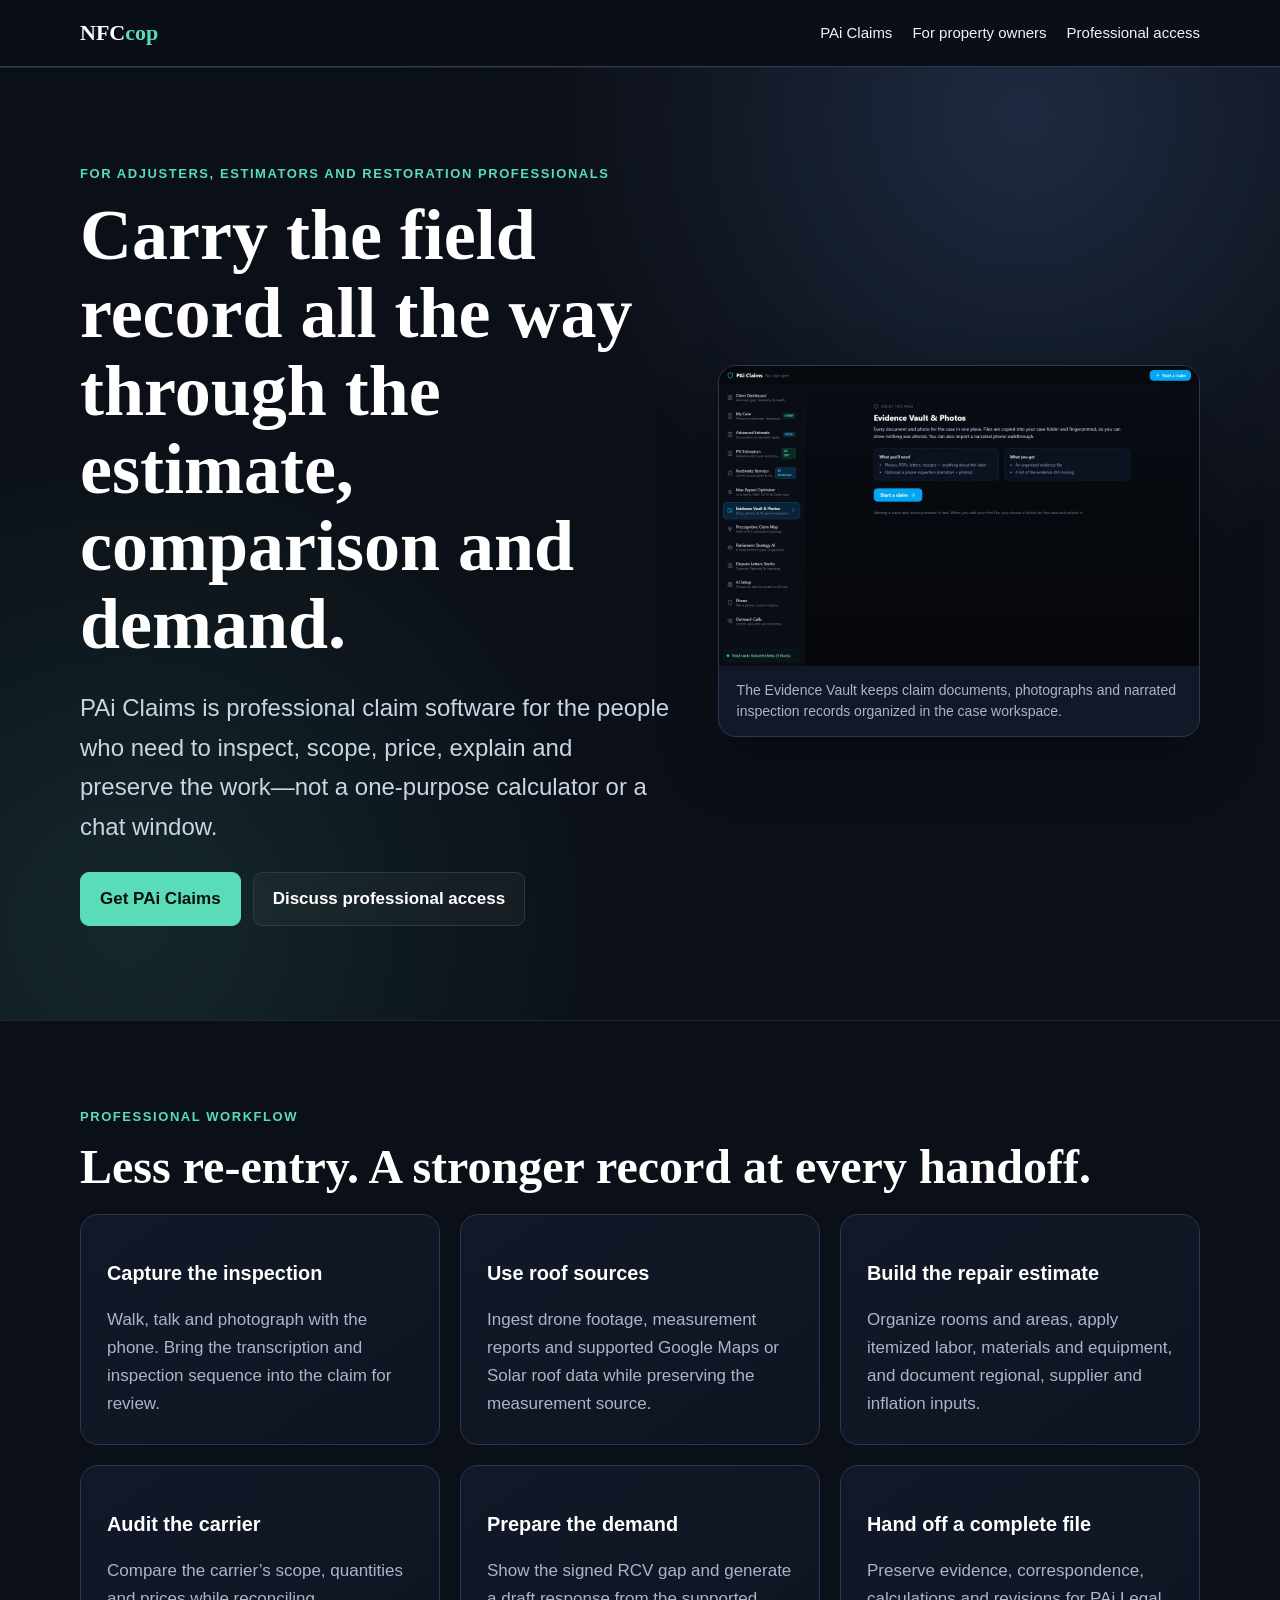
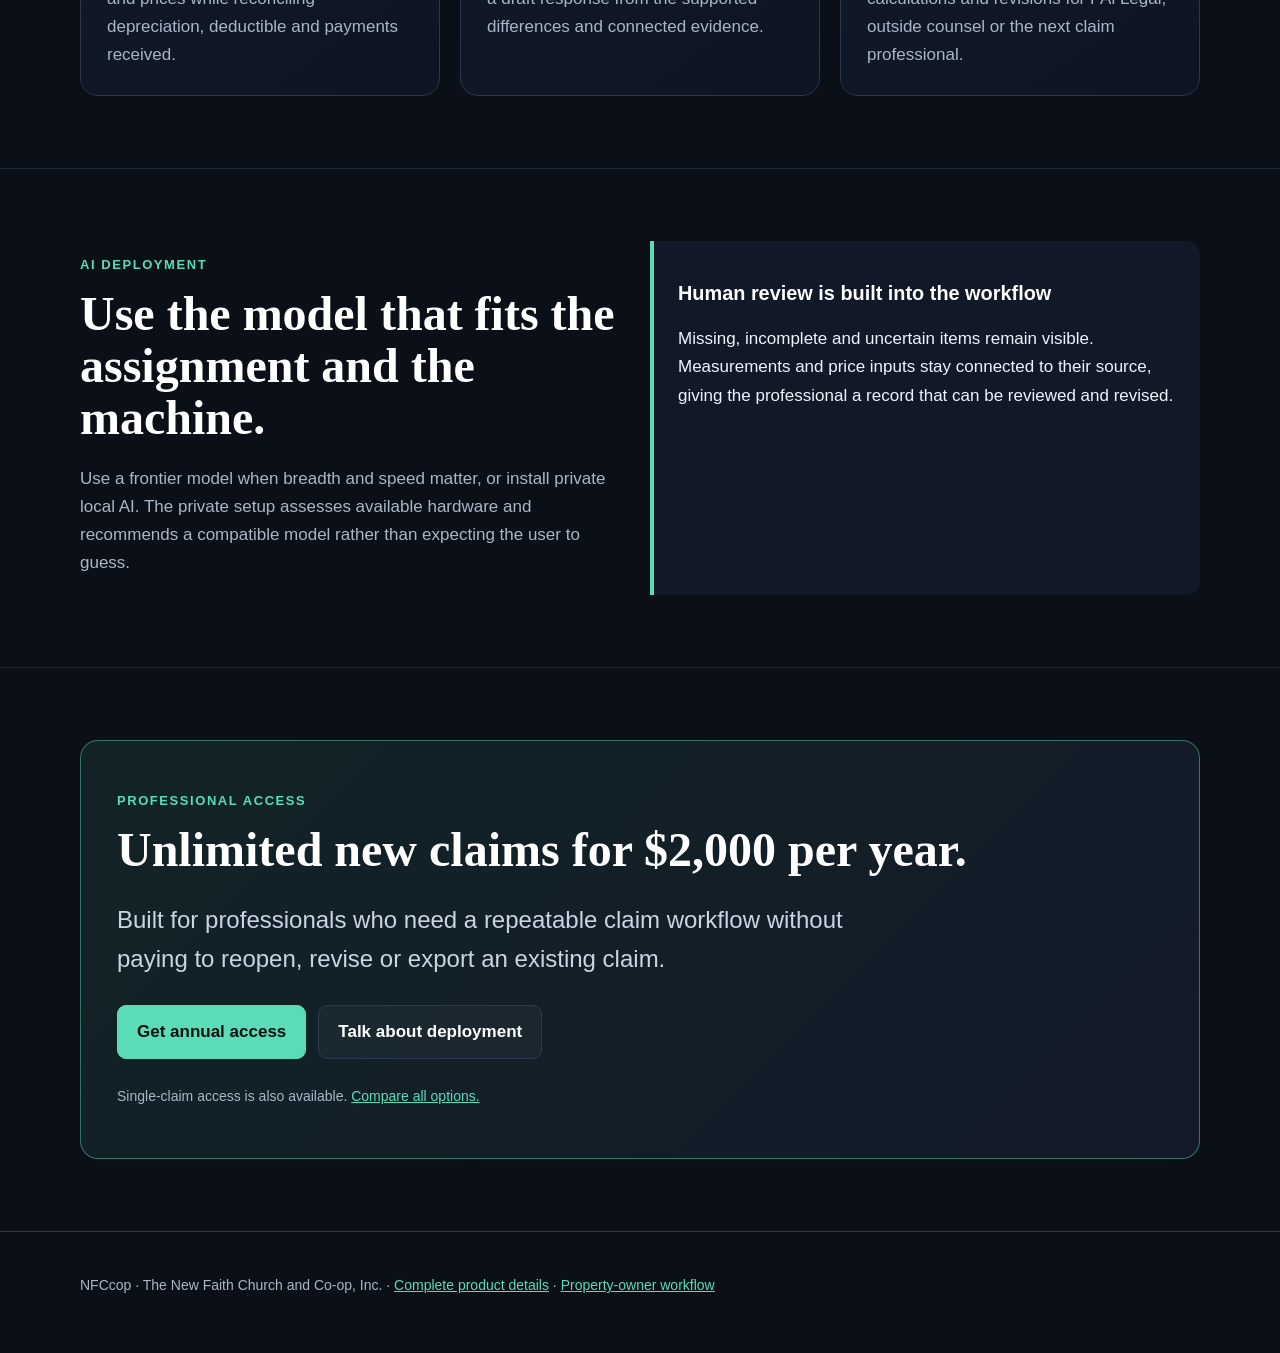
<file: professional-solution.html>
<!doctype html>
<html lang="en"><head><meta charset="utf-8"><meta name="viewport" content="width=device-width,initial-scale=1"><title>Professional Claim Estimating Software | PAi Claims</title><meta name="description" content="Professional claim software for adjusters and restoration teams: field capture, estimating, carrier comparison, demands and legal handoff."><meta name="robots" content="index,follow,max-image-preview:large"><link rel="canonical" href="https://nfccop.org/professional-solution.html"><meta property="og:title" content="Professional Claim Estimating and Documentation Software"><meta property="og:description" content="Carry the field record through estimating, carrier comparison, demand preparation and legal handoff with PAi Claims."><meta property="og:url" content="https://nfccop.org/professional-solution.html"><meta property="og:type" content="website"><meta property="og:site_name" content="NFCcop"><meta name="twitter:card" content="summary"><meta name="twitter:title" content="Professional Claim Estimating Software"><meta name="twitter:description" content="A complete PAi Claims workflow for adjusters, estimators, contractors and restoration teams."><link rel="stylesheet" href="assets/funnel.css"><script type="application/ld+json">{"@context":"https://schema.org","@type":"WebPage","name":"Professional PAi Claims Solution","url":"https://nfccop.org/professional-solution.html","description":"Professional PAi Claims workflow for field capture, repair estimating, carrier comparison, demand preparation and legal handoff.","isPartOf":{"@type":"WebSite","name":"NFCcop","url":"https://nfccop.org/"},"about":{"@type":"SoftwareApplication","name":"PAi Claims","operatingSystem":"Windows 10, Windows 11","applicationCategory":"BusinessApplication","url":"https://nfccop.org/pai-claims.html"}}</script></head>
<body><a class="skip" href="#main">Skip to content</a><header class="top"><div class="wrap"><a class="brand" href="./">NFC<span>cop</span></a><nav aria-label="Main"><a href="pai-claims.html">PAi Claims</a><a href="claim-journey.html">For property owners</a><a href="#access">Professional access</a></nav></div></header>
<main id="main"><section class="hero"><div class="wrap hero-grid"><div><p class="over">For adjusters, estimators and restoration professionals</p><h1>Carry the field record all the way through the estimate, comparison and demand.</h1><p class="lead">PAi Claims is professional claim software for the people who need to inspect, scope, price, explain and preserve the work—not a one-purpose calculator or a chat window.</p><div class="ctas"><a class="btn primary" href="https://apps.microsoft.com/detail/9P255VXPD5B4?cid=nfccop-professional-hero">Get PAi Claims</a><a class="btn secondary" href="mailto:support@yprivateai.com?subject=PAi%20Claims%20professional%20access">Discuss professional access</a></div></div><figure class="seo-photo hero-photo"><img src="assets/images/pai-claims-evidence-vault.webp" width="1440" height="900" alt="PAi Claims Evidence Vault and Photos workspace for organizing claim documents and inspection photographs" fetchpriority="high" decoding="async"><figcaption>The Evidence Vault keeps claim documents, photographs and narrated inspection records organized in the case workspace.</figcaption></figure></div></section>
<section><div class="wrap"><p class="over">Professional workflow</p><h2>Less re-entry. A stronger record at every handoff.</h2><div class="grid g3"><div class="card"><h3>Capture the inspection</h3><p class="muted">Walk, talk and photograph with the phone. Bring the transcription and inspection sequence into the claim for review.</p></div><div class="card"><h3>Use roof sources</h3><p class="muted">Ingest drone footage, measurement reports and supported Google Maps or Solar roof data while preserving the measurement source.</p></div><div class="card"><h3>Build the repair estimate</h3><p class="muted">Organize rooms and areas, apply itemized labor, materials and equipment, and document regional, supplier and inflation inputs.</p></div><div class="card"><h3>Audit the carrier</h3><p class="muted">Compare the carrier’s scope, quantities and prices while reconciling depreciation, deductible and payments received.</p></div><div class="card"><h3>Prepare the demand</h3><p class="muted">Show the signed RCV gap and generate a draft response from the supported differences and connected evidence.</p></div><div class="card"><h3>Hand off a complete file</h3><p class="muted">Preserve evidence, correspondence, calculations and revisions for PAi Legal, outside counsel or the next claim professional.</p></div></div></div></section>
<section><div class="wrap grid g2"><div><p class="over">AI deployment</p><h2>Use the model that fits the assignment and the machine.</h2><p class="muted">Use a frontier model when breadth and speed matter, or install private local AI. The private setup assesses available hardware and recommends a compatible model rather than expecting the user to guess.</p></div><div class="proof"><h3>Human review is built into the workflow</h3><p>Missing, incomplete and uncertain items remain visible. Measurements and price inputs stay connected to their source, giving the professional a record that can be reviewed and revised.</p></div></div></section>
<section id="access"><div class="wrap"><div class="band"><p class="over">Professional access</p><h2>Unlimited new claims for $2,000 per year.</h2><p class="lead">Built for professionals who need a repeatable claim workflow without paying to reopen, revise or export an existing claim.</p><div class="ctas"><a class="btn primary" href="https://apps.microsoft.com/detail/9P255VXPD5B4?cid=nfccop-professional-annual">Get annual access</a><a class="btn secondary" href="mailto:support@yprivateai.com?subject=PAi%20Claims%20professional%20annual%20access">Talk about deployment</a></div><p class="fine">Single-claim access is also available. <a href="pai-claims.html#pricing">Compare all options.</a></p></div></div></section></main>
<aside class="mobile-buy"><span>Unlimited annual access</span><a class="btn primary" href="https://apps.microsoft.com/detail/9P255VXPD5B4?cid=nfccop-professional-mobile">Get PAi Claims</a></aside><footer><div class="wrap">NFCcop · The New Faith Church and Co-op, Inc. · <a href="pai-claims.html">Complete product details</a> · <a href="claim-journey.html">Property-owner workflow</a></div></footer></body></html>
</file>
<file: assets/funnel.css>
:root{--ink:#0b0f17;--panel:#111827;--panel2:#172033;--line:#2b3850;--paper:#eef4fb;--muted:#a9b6c8;--signal:#5adcb8;--blue:#74a7ff;--warn:#ffc857;--r:18px;--sans:Inter,"Segoe UI",Arial,sans-serif;--serif:Georgia,"Times New Roman",serif}
*{box-sizing:border-box}html{scroll-behavior:smooth}body{margin:0;background:var(--ink);color:var(--paper);font:17px/1.65 var(--sans)}a{color:var(--signal)}a:hover{color:#92efd6}.wrap{width:min(1120px,calc(100% - 36px));margin:auto}.skip{position:absolute;left:-9999px}.skip:focus{left:12px;top:12px;z-index:99;background:#fff;color:#000;padding:10px}.top{position:sticky;top:0;z-index:9;background:rgba(11,15,23,.94);border-bottom:1px solid var(--line);backdrop-filter:blur(10px)}.top .wrap{min-height:66px;display:flex;align-items:center;justify-content:space-between;gap:20px}.brand{font:700 22px var(--serif);color:#fff;text-decoration:none}.brand span{color:var(--signal)}nav{display:flex;gap:20px;align-items:center}nav a{color:var(--paper);text-decoration:none;font-size:15px}.hero{padding:82px 0 68px;background:radial-gradient(circle at 80% 5%,rgba(116,167,255,.18),transparent 35%),radial-gradient(circle at 10% 90%,rgba(90,220,184,.12),transparent 35%)}.hero-grid{display:grid;grid-template-columns:1.1fr .9fr;gap:48px;align-items:center}.over{text-transform:uppercase;letter-spacing:.12em;color:var(--signal);font-size:13px;font-weight:800}.hero h1,h2{font-family:var(--serif);line-height:1.08;color:#fff}h1{font-size:clamp(42px,6vw,72px);margin:.15em 0 .3em}h2{font-size:clamp(30px,4vw,48px);margin:.2em 0 .45em}h3{line-height:1.25;color:#fff}.lead{font-size:clamp(19px,2.2vw,24px);color:#c9d4e4;max-width:760px}.muted{color:var(--muted)}.fine{font-size:14px;color:var(--muted)}.ctas{display:flex;flex-wrap:wrap;gap:12px;margin:26px 0}.btn{display:inline-flex;align-items:center;justify-content:center;min-height:48px;padding:12px 19px;border-radius:9px;text-decoration:none;font-weight:800;border:1px solid var(--line)}.primary{background:var(--signal);color:#07110e;border-color:var(--signal)}.primary:hover{background:#8be9cf;color:#07110e}.secondary{color:#fff;background:rgba(255,255,255,.035)}section{padding:72px 0;border-top:1px solid rgba(43,56,80,.55)}.grid{display:grid;gap:20px}.g2{grid-template-columns:repeat(2,1fr)}.g3{grid-template-columns:repeat(3,1fr)}.card{background:linear-gradient(145deg,var(--panel),#0e1522);border:1px solid var(--line);border-radius:var(--r);padding:26px}.card p:last-child{margin-bottom:0}.path{counter-reset:path;display:grid;gap:12px}.path article{counter-increment:path;display:grid;grid-template-columns:52px 1fr;gap:16px;align-items:start;background:var(--panel);border:1px solid var(--line);border-radius:14px;padding:18px}.path article:before{content:counter(path);display:grid;place-items:center;width:42px;height:42px;border-radius:50%;background:var(--signal);color:#07110e;font-weight:900}.path h3{margin:2px 0 4px}.path p{margin:0;color:var(--muted)}.proof{border-left:4px solid var(--signal);padding:20px 24px;background:var(--panel);border-radius:0 14px 14px 0}.price{font:700 clamp(36px,5vw,60px) var(--serif);color:#fff}.tag{display:inline-block;padding:5px 9px;border-radius:999px;border:1px solid var(--line);font-size:13px;color:var(--signal)}.band{padding:36px;border:1px solid rgba(90,220,184,.45);border-radius:var(--r);background:linear-gradient(135deg,rgba(90,220,184,.1),rgba(116,167,255,.08))}.band h2{margin-top:0}.check{list-style:none;padding:0}.check li{padding:7px 0 7px 28px;position:relative}.check li:before{content:"✓";position:absolute;left:0;color:var(--signal);font-weight:900}details{background:var(--panel);border:1px solid var(--line);border-radius:12px;padding:16px 20px;margin:10px 0}summary{cursor:pointer;font-weight:800;color:#fff}footer{border-top:1px solid var(--line);padding:42px 0 56px;color:var(--muted);font-size:14px}.mobile-buy{display:none}
.seo-photo{margin:0;overflow:hidden;border:1px solid var(--line);border-radius:var(--r);background:var(--panel);box-shadow:0 24px 60px rgba(0,0,0,.28)}.seo-photo img{display:block;width:100%;height:auto;aspect-ratio:3/2;object-fit:cover}.seo-photo figcaption{padding:14px 18px;color:var(--muted);font-size:14px;line-height:1.5}.photo-section{padding-top:34px;padding-bottom:34px}.photo-section .photo-grid{display:grid;grid-template-columns:repeat(2,minmax(0,1fr));gap:20px}.hero-photo img{aspect-ratio:16/10}
@media(max-width:820px){.hero-grid,.g2,.g3{grid-template-columns:1fr}.hero{padding-top:56px}nav a:nth-child(2){display:none}.mobile-buy{display:flex;position:fixed;z-index:20;left:10px;right:10px;bottom:10px;justify-content:space-between;align-items:center;gap:10px;background:#0b0f17;border:1px solid var(--signal);border-radius:12px;padding:10px 12px;box-shadow:0 12px 34px rgba(0,0,0,.5)}.mobile-buy span{font-size:13px;color:var(--muted)}.mobile-buy .btn{min-height:42px;padding:9px 12px}body{padding-bottom:78px}}
@media(max-width:700px){.photo-section .photo-grid{grid-template-columns:1fr}}
@media print{.top,.mobile-buy,.ctas{display:none!important}}
.seo-photo img{aspect-ratio:16/10}
</file>
